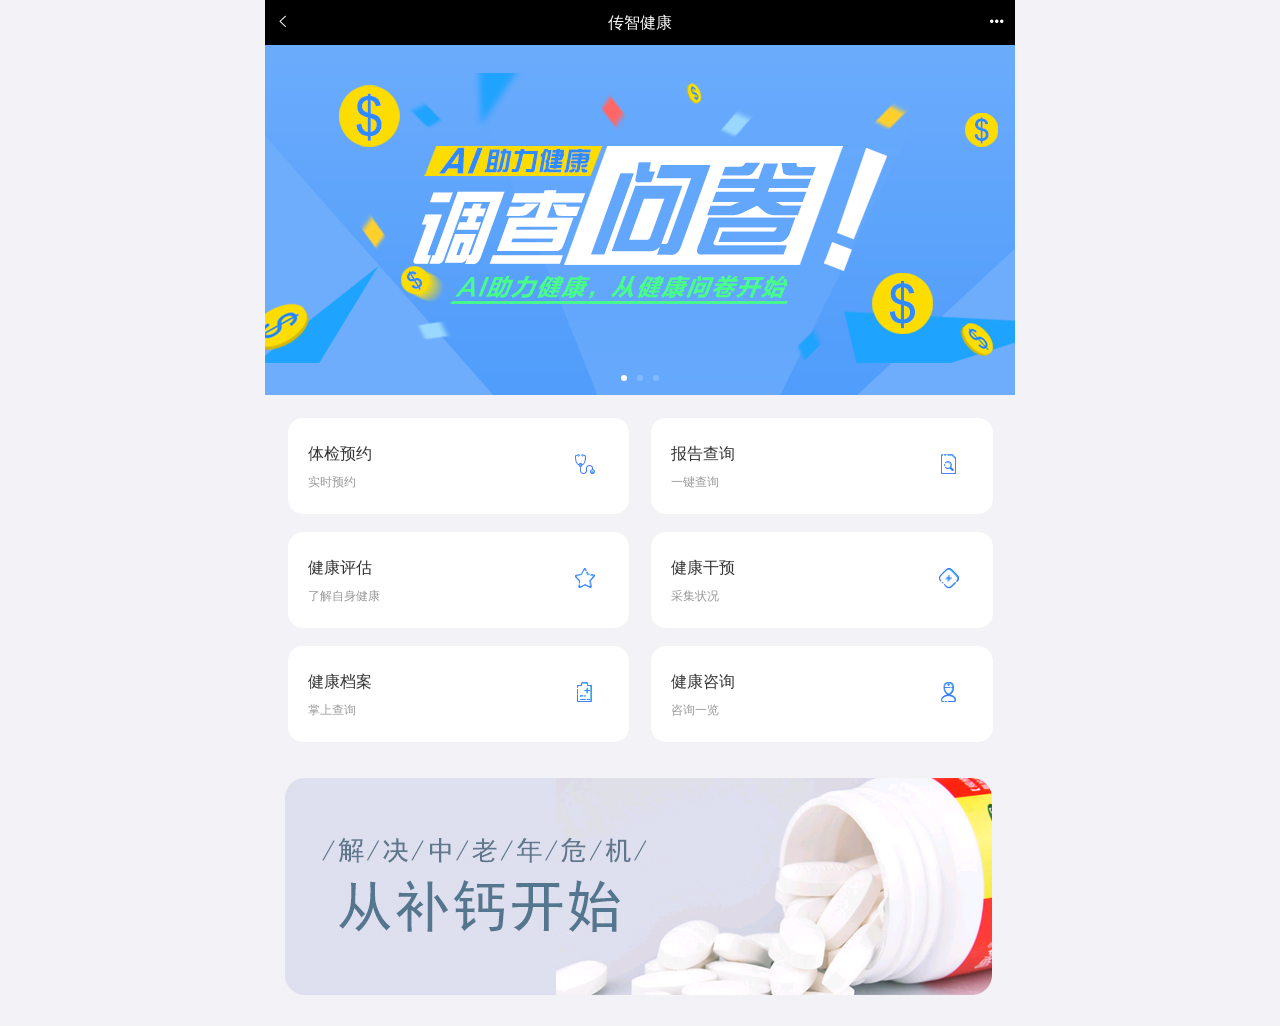
<file: health_mobile/src/main/webapp/pages/index.html>
<!DOCTYPE html>
<html lang="zh-CN">
    <head>
        <meta charset="utf-8">
        <meta http-equiv="X-UA-Compatible" content="IE=edge">
        <!-- 上述3个meta标签*必须*放在最前面，任何其他内容都*必须*跟随其后！ -->
        <meta name="viewport" content="width=device-width, initial-scale=1.0, maximum-scale=1.0, user-scalable=0,user-scalable=no,minimal-ui">
        <meta name="description" content="">
        <meta name="author" content="">
        <link rel="icon" href="../img/asset-favico.ico">
        <title>传智健康</title>
        <link rel="stylesheet" href="../css/page-health-index.css" />
        <link rel="stylesheet" href="../css/page-health-login.css" />
        <link rel="stylesheet" href="../plugins/elementui/index.css" />
        <script src="../plugins/jquery/dist/jquery.min.js"></script>
        <script src="../plugins/healthmobile.js"></script>
        <script src="../plugins/vue/vue.js"></script>
        <script src="../plugins/vue/axios-0.18.0.js"></script>
        <script src="../plugins/elementui/index.js"></script>
    </head>
    <body data-spy="scroll" data-target="#myNavbar" data-offset="150">
        <div class="app">
            <!-- 页面头部 -->
            <div class="top-header">
                <span class="f-left"><i class="icon-back" onclick="history.go(-1)"></i></span>
                <span class="center">传智健康</span>
                <span class="f-right"><i class="icon-more"></i></span>
            </div>
            <div class="carousel">
                <div class="banner-roll">
                    <div class="banner-item">
                        <div class="item" style="background-image: url(../img/widget-banner_01.png);"><img src="../img/widget-banner_01.png" alt=""></div>
                        <div class="item" style="background-image: url(../img/widget-banner_02.png);"><img src="../img/widget-banner_02.png" alt=""></div>
                        <div class="item" style="background-image: url(../img/widget-banner_03.png);"><img src="../img/widget-banner_03.png" alt=""></div>
                    </div>
                    <div class="indicators"></div>
                </div>
            </div>
            <!-- 页面内容 -->
            <div class="contentBox">
                <div class="list-column2">
                    <ul class="list">
                        <li class="type-item">
                            <a href="/pages/setmeal.html" class="link-page">
                                <div class="type-title">
                                    <h3>体检预约</h3>
                                    <p>实时预约</p>
                                </div>
                                <div class="type-icon">
                                    <i class="icon-zhen">
                                        <span class="path1"></span><span class="path2"></span>
                                    </i>
                                </div>
                            </a>
                        </li>
                        <li class="type-item">
                            <a href="/pages/checkrecord_list.html" class="link-page">
                                <div class="type-title">
                                    <h3>报告查询</h3>
                                    <p>一键查询</p>
                                </div>
                                <div class="type-icon">
                                    <i class="icon-search"><span class="path1"></span><span class="path2"></span><span class="path3"></span><span class="path4"></span></i>
                                </div>
                            </a>
                        </li>
                        <li class="type-item">
                            <a href="health-risk.html" class="link-page">
                                <div class="type-title">
                                    <h3>健康评估</h3>
                                    <p>了解自身健康</p>
                                </div>
                                <div class="type-icon">
                                    <i class="icon-star"><span class="path1"></span><span class="path2"></span></i>
                                </div>
                            </a>
                        </li>
                        <li class="type-item">
                            <a href="health-intervention.html" class="link-page">
                                <div class="type-title">
                                    <h3>健康干预</h3>
                                    <p>采集状况</p>
                                </div>
                                <div class="type-icon">
                                    <i class="icon-plus"><span class="path1"></span><span class="path2"></span></i>
                                </div>
                            </a>
                        </li>
                        <li class="type-item">
                            <a href="health-record.html" class="link-page">
                                <div class="type-title">
                                    <h3>健康档案</h3>
                                    <p>掌上查询</p>
                                </div>
                                <div class="type-icon">
                                    <i class="icon-record"><span class="path1"></span><span class="path2"></span><span class="path3"></span><span class="path4"></span><span class="path5"></span></i>
                                </div>
                            </a>
                        </li>
                        <li class="type-item">
                            <a href="health-information.html" class="link-page">
                                <div class="type-title">
                                    <h3>健康咨询</h3>
                                    <p>咨询一览</p>
                                </div>
                                <div class="type-icon">
                                    <i class="icon-person"><span class="path1"></span><span class="path2"></span></i>
                                </div>
                            </a>
                        </li>
                    </ul>
                </div>
                <div class="img-parent">
                    <img src="../img/asset-ad.png" width="100%" height="100%" />
                </div>
            </div>
        </div>
        <script>
            $(function() {
                var ht = $('.banner-item').find('img').eq(0).height()
                var tg = $('.banner-item .item');
                var num = 0;
                for (i = 0; i < tg.length; i++) {
                    $('.indicators').append('<span></span>');
                    $('.indicators').find('span').eq(num).addClass('active');
                }
                $(".banner-item,.banner-roll").css('height', ht)

                function roll() {
                    tg.eq(num).animate({
                        'opacity': '1',
                        'z-index': num
                    }, 2000).siblings().animate({
                        'opacity': '0',
                        'z-index': 0
                    }, 2000);
                    $('.indicators').find('span').eq(num).addClass('active').siblings().removeClass('active');
                    if (num >= tg.length - 1) {
                        num = 0;
                    } else {
                        num++;
                    }
                }
                $('.indicators').find('span').click(function() {
                    num = $(this).index();
                    roll();
                });
                var timer = setInterval(roll, 3000);
                $('.banner-item').mouseover(function() {
                    clearInterval(timer)
                });
                $('.banner-item').mouseout(function() {
                    timer = setInterval(roll, 3000)
                });
            })
            $(window).resize(function() {
                var ht = $('.banner-item').find('img').eq(0).height()
                $(".banner-item,.banner-roll").css('height', ht)
            });
        </script>
    </body>
</html>
</file>
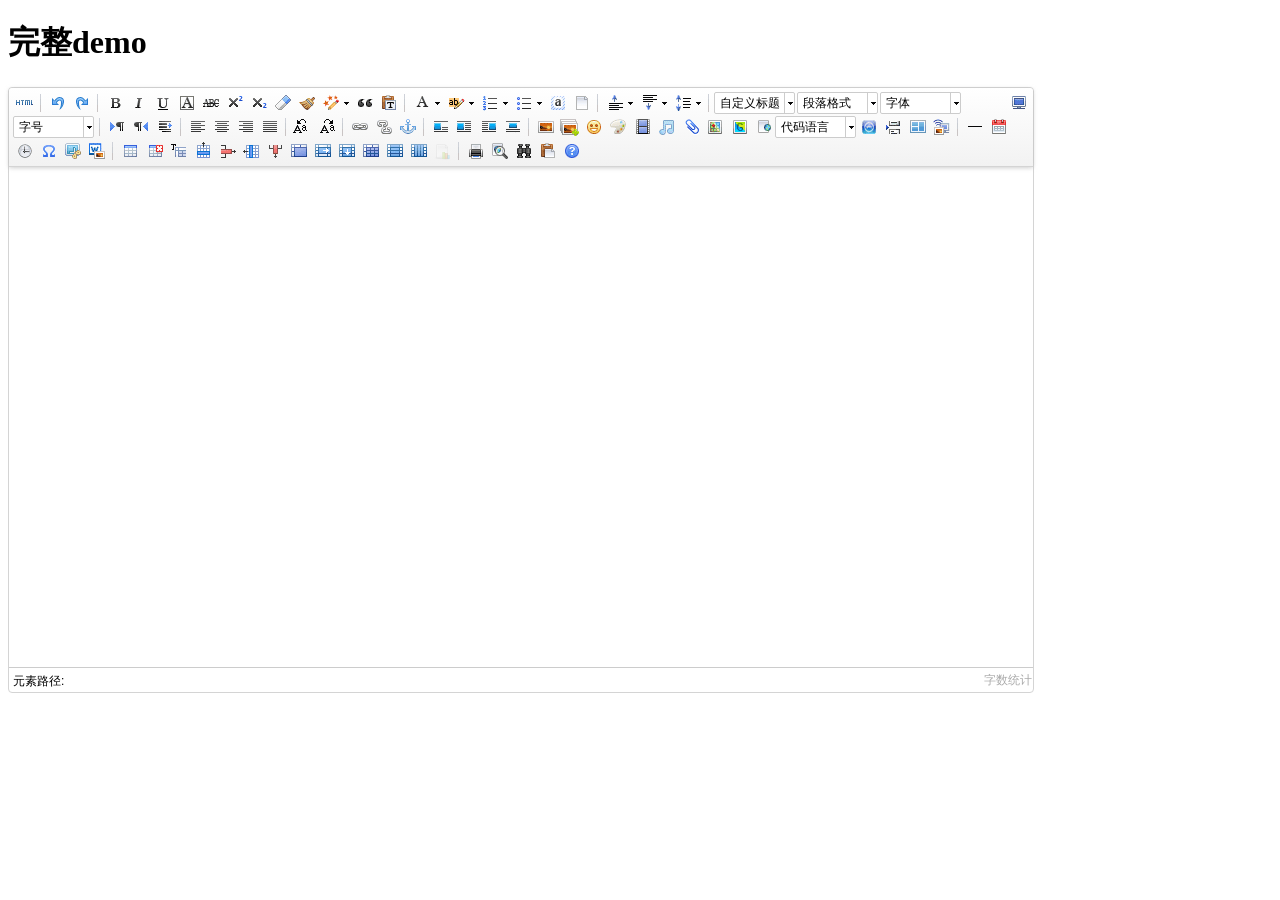
<file: health_mobile/src/main/webapp/plugins/uedter/index.html>
<!DOCTYPE HTML PUBLIC "-//W3C//DTD HTML 4.01 Transitional//EN"
        "http://www.w3.org/TR/html4/loose.dtd">
<html>
<head>
    <title>完整demo</title>
    <meta http-equiv="Content-Type" content="text/html;charset=utf-8"/>
    <script type="text/javascript" charset="utf-8" src="ueditor.config.js"></script>
    <script type="text/javascript" charset="utf-8" src="ueditor.all.min.js"> </script>
    <!--建议手动加在语言，避免在ie下有时因为加载语言失败导致编辑器加载失败-->
    <!--这里加载的语言文件会覆盖你在配置项目里添加的语言类型，比如你在配置项目里配置的是英文，这里加载的中文，那最后就是中文-->
    <script type="text/javascript" charset="utf-8" src="lang/zh-cn/zh-cn.js"></script>

    <style type="text/css">
        div{
            width:100%;
        }
    </style>
</head>
<body>
<div>
    <h1>完整demo</h1>
    <script id="editor" type="text/plain" style="width:1024px;height:500px;"></script>
</div>

<script type="text/javascript">

    //实例化编辑器
    //建议使用工厂方法getEditor创建和引用编辑器实例，如果在某个闭包下引用该编辑器，直接调用UE.getEditor('editor')就能拿到相关的实例
    var ue = UE.getEditor('editor');


    function isFocus(e){
        alert(UE.getEditor('editor').isFocus());
        UE.dom.domUtils.preventDefault(e)
    }
    function setblur(e){
        UE.getEditor('editor').blur();
        UE.dom.domUtils.preventDefault(e)
    }
    function insertHtml() {
        var value = prompt('插入html代码', '');
        UE.getEditor('editor').execCommand('insertHtml', value)
    }
    function createEditor() {
        enableBtn();
        UE.getEditor('editor');
    }
    function getAllHtml() {
        alert(UE.getEditor('editor').getAllHtml())
    }
    function getContent() {
        var arr = [];
        arr.push("使用editor.getContent()方法可以获得编辑器的内容");
        arr.push("内容为：");
        arr.push(UE.getEditor('editor').getContent());
        alert(arr.join("\n"));
    }
    function getPlainTxt() {
        var arr = [];
        arr.push("使用editor.getPlainTxt()方法可以获得编辑器的带格式的纯文本内容");
        arr.push("内容为：");
        arr.push(UE.getEditor('editor').getPlainTxt());
        alert(arr.join('\n'))
    }
    function setContent(isAppendTo) {
        var arr = [];
        arr.push("使用editor.setContent('欢迎使用ueditor')方法可以设置编辑器的内容");
        UE.getEditor('editor').setContent('欢迎使用ueditor', isAppendTo);
        alert(arr.join("\n"));
    }
    function setDisabled() {
        UE.getEditor('editor').setDisabled('fullscreen');
        disableBtn("enable");
    }

    function setEnabled() {
        UE.getEditor('editor').setEnabled();
        enableBtn();
    }

    function getText() {
        //当你点击按钮时编辑区域已经失去了焦点，如果直接用getText将不会得到内容，所以要在选回来，然后取得内容
        var range = UE.getEditor('editor').selection.getRange();
        range.select();
        var txt = UE.getEditor('editor').selection.getText();
        alert(txt)
    }

    function getContentTxt() {
        var arr = [];
        arr.push("使用editor.getContentTxt()方法可以获得编辑器的纯文本内容");
        arr.push("编辑器的纯文本内容为：");
        arr.push(UE.getEditor('editor').getContentTxt());
        alert(arr.join("\n"));
    }
    function hasContent() {
        var arr = [];
        arr.push("使用editor.hasContents()方法判断编辑器里是否有内容");
        arr.push("判断结果为：");
        arr.push(UE.getEditor('editor').hasContents());
        alert(arr.join("\n"));
    }
    function setFocus() {
        UE.getEditor('editor').focus();
    }
    function deleteEditor() {
        disableBtn();
        UE.getEditor('editor').destroy();
    }
    function disableBtn(str) {
        var div = document.getElementById('btns');
        var btns = UE.dom.domUtils.getElementsByTagName(div, "button");
        for (var i = 0, btn; btn = btns[i++];) {
            if (btn.id == str) {
                UE.dom.domUtils.removeAttributes(btn, ["disabled"]);
            } else {
                btn.setAttribute("disabled", "true");
            }
        }
    }
    function enableBtn() {
        var div = document.getElementById('btns');
        var btns = UE.dom.domUtils.getElementsByTagName(div, "button");
        for (var i = 0, btn; btn = btns[i++];) {
            UE.dom.domUtils.removeAttributes(btn, ["disabled"]);
        }
    }

    function getLocalData () {
        alert(UE.getEditor('editor').execCommand( "getlocaldata" ));
    }

    function clearLocalData () {
        UE.getEditor('editor').execCommand( "clearlocaldata" );
        alert("已清空草稿箱")
    }
</script>
</body>
</html>
</file>
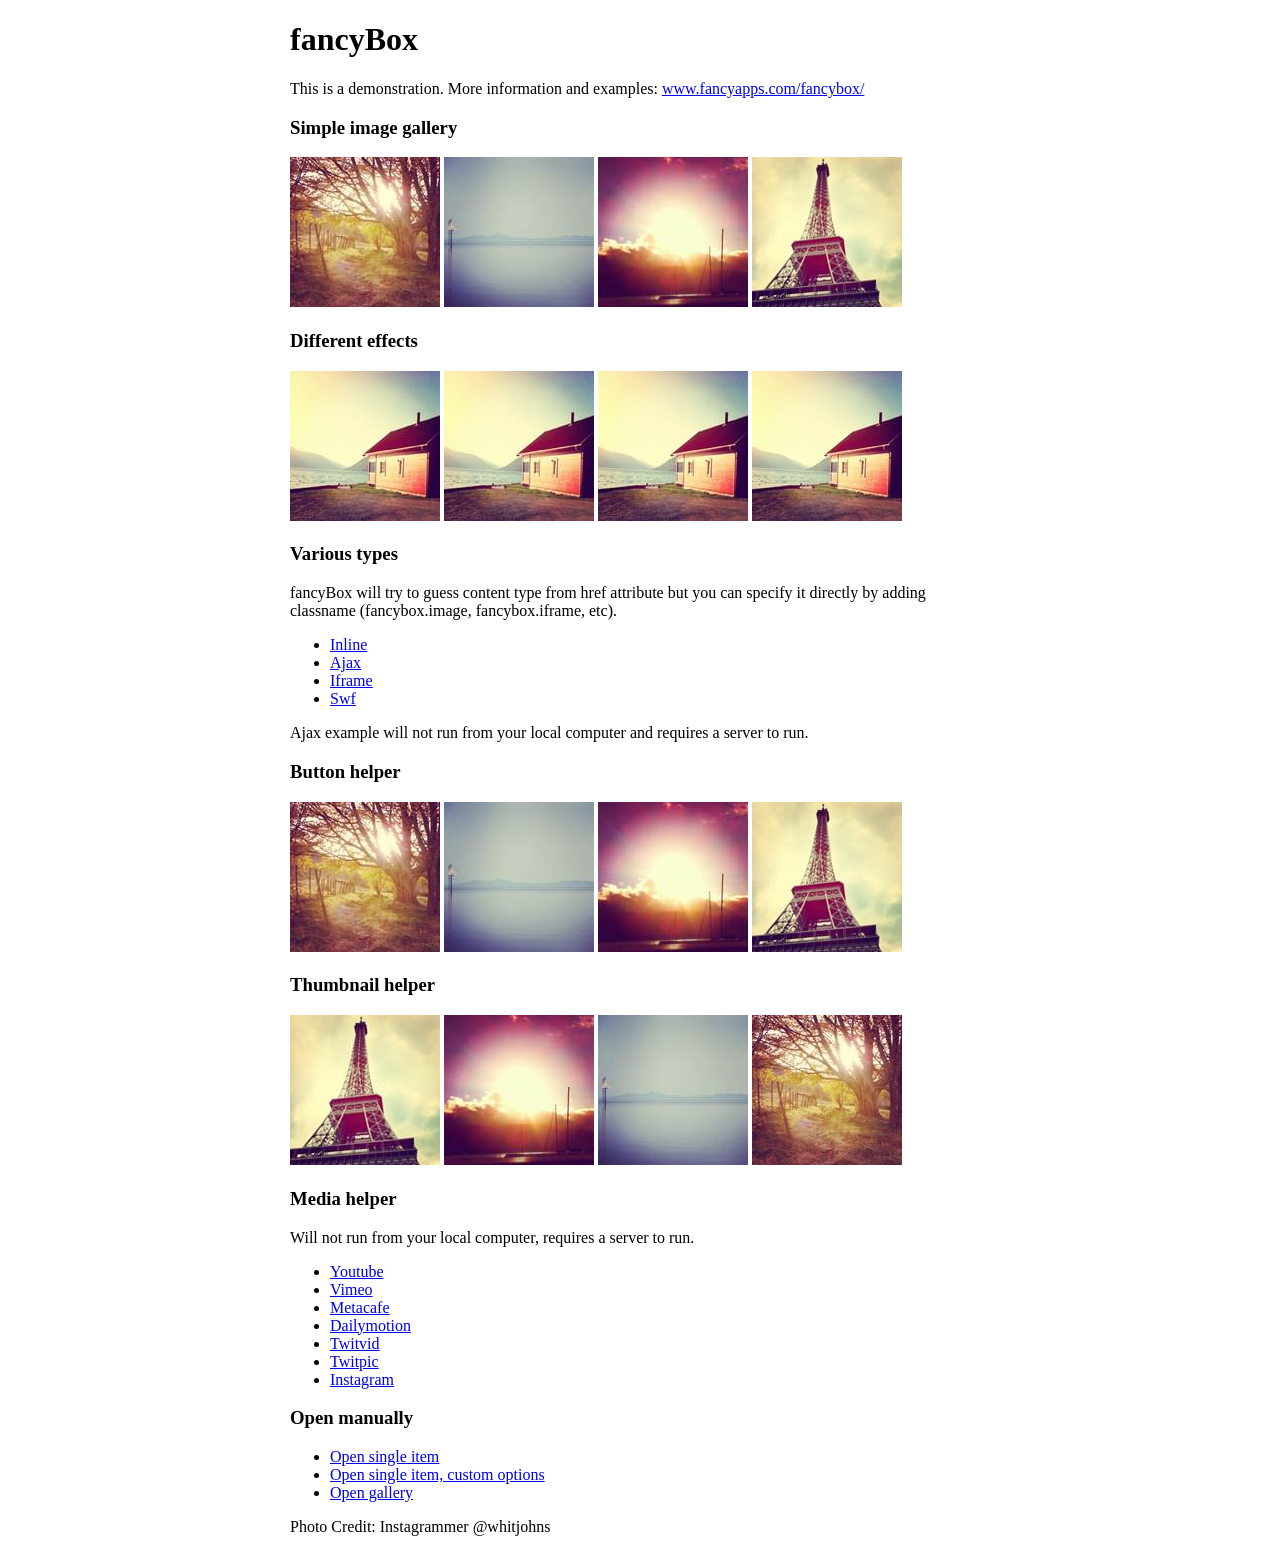
<file: health_mobile/src/main/webapp/plugins/fancybox/demo/index.html>
<!DOCTYPE html>
<html>
<head>
	<title>fancyBox - Fancy jQuery Lightbox Alternative | Demonstration</title>
	<meta http-equiv="Content-Type" content="text/html; charset=UTF-8" />

	<!-- Add jQuery library -->
	<script type="text/javascript" src="../lib/jquery-1.10.1.min.js"></script>

	<!-- Add mousewheel plugin (this is optional) -->
	<script type="text/javascript" src="../lib/jquery.mousewheel-3.0.6.pack.js"></script>

	<!-- Add fancyBox main JS and CSS files -->
	<script type="text/javascript" src="../source/jquery.fancybox.js?v=2.1.5"></script>
	<link rel="stylesheet" type="text/css" href="../source/jquery.fancybox.css?v=2.1.5" media="screen" />

	<!-- Add Button helper (this is optional) -->
	<link rel="stylesheet" type="text/css" href="../source/helpers/jquery.fancybox-buttons.css?v=1.0.5" />
	<script type="text/javascript" src="../source/helpers/jquery.fancybox-buttons.js?v=1.0.5"></script>

	<!-- Add Thumbnail helper (this is optional) -->
	<link rel="stylesheet" type="text/css" href="../source/helpers/jquery.fancybox-thumbs.css?v=1.0.7" />
	<script type="text/javascript" src="../source/helpers/jquery.fancybox-thumbs.js?v=1.0.7"></script>

	<!-- Add Media helper (this is optional) -->
	<script type="text/javascript" src="../source/helpers/jquery.fancybox-media.js?v=1.0.6"></script>

	<script type="text/javascript">
		$(document).ready(function() {
			/*
			 *  Simple image gallery. Uses default settings
			 */

			$('.fancybox').fancybox();

			/*
			 *  Different effects
			 */

			// Change title type, overlay closing speed
			$(".fancybox-effects-a").fancybox({
				helpers: {
					title : {
						type : 'outside'
					},
					overlay : {
						speedOut : 0
					}
				}
			});

			// Disable opening and closing animations, change title type
			$(".fancybox-effects-b").fancybox({
				openEffect  : 'none',
				closeEffect	: 'none',

				helpers : {
					title : {
						type : 'over'
					}
				}
			});

			// Set custom style, close if clicked, change title type and overlay color
			$(".fancybox-effects-c").fancybox({
				wrapCSS    : 'fancybox-custom',
				closeClick : true,

				openEffect : 'none',

				helpers : {
					title : {
						type : 'inside'
					},
					overlay : {
						css : {
							'background' : 'rgba(238,238,238,0.85)'
						}
					}
				}
			});

			// Remove padding, set opening and closing animations, close if clicked and disable overlay
			$(".fancybox-effects-d").fancybox({
				padding: 0,

				openEffect : 'elastic',
				openSpeed  : 150,

				closeEffect : 'elastic',
				closeSpeed  : 150,

				closeClick : true,

				helpers : {
					overlay : null
				}
			});

			/*
			 *  Button helper. Disable animations, hide close button, change title type and content
			 */

			$('.fancybox-buttons').fancybox({
				openEffect  : 'none',
				closeEffect : 'none',

				prevEffect : 'none',
				nextEffect : 'none',

				closeBtn  : false,

				helpers : {
					title : {
						type : 'inside'
					},
					buttons	: {}
				},

				afterLoad : function() {
					this.title = 'Image ' + (this.index + 1) + ' of ' + this.group.length + (this.title ? ' - ' + this.title : '');
				}
			});


			/*
			 *  Thumbnail helper. Disable animations, hide close button, arrows and slide to next gallery item if clicked
			 */

			$('.fancybox-thumbs').fancybox({
				prevEffect : 'none',
				nextEffect : 'none',

				closeBtn  : false,
				arrows    : false,
				nextClick : true,

				helpers : {
					thumbs : {
						width  : 50,
						height : 50
					}
				}
			});

			/*
			 *  Media helper. Group items, disable animations, hide arrows, enable media and button helpers.
			*/
			$('.fancybox-media')
				.attr('rel', 'media-gallery')
				.fancybox({
					openEffect : 'none',
					closeEffect : 'none',
					prevEffect : 'none',
					nextEffect : 'none',

					arrows : false,
					helpers : {
						media : {},
						buttons : {}
					}
				});

			/*
			 *  Open manually
			 */

			$("#fancybox-manual-a").click(function() {
				$.fancybox.open('1_b.jpg');
			});

			$("#fancybox-manual-b").click(function() {
				$.fancybox.open({
					href : 'iframe.html',
					type : 'iframe',
					padding : 5
				});
			});

			$("#fancybox-manual-c").click(function() {
				$.fancybox.open([
					{
						href : '1_b.jpg',
						title : 'My title'
					}, {
						href : '2_b.jpg',
						title : '2nd title'
					}, {
						href : '3_b.jpg'
					}
				], {
					helpers : {
						thumbs : {
							width: 75,
							height: 50
						}
					}
				});
			});


		});
	</script>
	<style type="text/css">
		.fancybox-custom .fancybox-skin {
			box-shadow: 0 0 50px #222;
		}

		body {
			max-width: 700px;
			margin: 0 auto;
		}
	</style>
</head>
<body>
	<h1>fancyBox</h1>

	<p>This is a demonstration. More information and examples: <a href="http://fancyapps.com/fancybox/">www.fancyapps.com/fancybox/</a></p>

	<h3>Simple image gallery</h3>
	<p>
		<a class="fancybox" href="1_b.jpg" data-fancybox-group="gallery" title="Lorem ipsum dolor sit amet"><img src="1_s.jpg" alt="" /></a>

		<a class="fancybox" href="2_b.jpg" data-fancybox-group="gallery" title="Etiam quis mi eu elit temp"><img src="2_s.jpg" alt="" /></a>

		<a class="fancybox" href="3_b.jpg" data-fancybox-group="gallery" title="Cras neque mi, semper leon"><img src="3_s.jpg" alt="" /></a>

		<a class="fancybox" href="4_b.jpg" data-fancybox-group="gallery" title="Sed vel sapien vel sem uno"><img src="4_s.jpg" alt="" /></a>
	</p>

	<h3>Different effects</h3>
	<p>
		<a class="fancybox-effects-a" href="5_b.jpg" title="Lorem ipsum dolor sit amet, consectetur adipiscing elit"><img src="5_s.jpg" alt="" /></a>

		<a class="fancybox-effects-b" href="5_b.jpg" title="Lorem ipsum dolor sit amet, consectetur adipiscing elit"><img src="5_s.jpg" alt="" /></a>

		<a class="fancybox-effects-c" href="5_b.jpg" title="Lorem ipsum dolor sit amet, consectetur adipiscing elit"><img src="5_s.jpg" alt="" /></a>

		<a class="fancybox-effects-d" href="5_b.jpg" title="Lorem ipsum dolor sit amet, consectetur adipiscing elit"><img src="5_s.jpg" alt="" /></a>
	</p>

	<h3>Various types</h3>
	<p>
		fancyBox will try to guess content type from href attribute but you can specify it directly by adding classname (fancybox.image, fancybox.iframe, etc).
	</p>
	<ul>
		<li><a class="fancybox" href="#inline1" title="Lorem ipsum dolor sit amet">Inline</a></li>
		<li><a class="fancybox fancybox.ajax" href="ajax.txt">Ajax</a></li>
		<li><a class="fancybox fancybox.iframe" href="iframe.html">Iframe</a></li>
		<li><a class="fancybox" href="http://www.adobe.com/jp/events/cs3_web_edition_tour/swfs/perform.swf">Swf</a></li>
	</ul>

	<div id="inline1" style="width:400px;display: none;">
		<h3>Etiam quis mi eu elit</h3>
		<p>
			Lorem ipsum dolor sit amet, consectetur adipiscing elit. Etiam quis mi eu elit tempor facilisis id et neque. Nulla sit amet sem sapien. Vestibulum imperdiet porta ante ac ornare. Nulla et lorem eu nibh adipiscing ultricies nec at lacus. Cras laoreet ultricies sem, at blandit mi eleifend aliquam. Nunc enim ipsum, vehicula non pretium varius, cursus ac tortor. Vivamus fringilla congue laoreet. Quisque ultrices sodales orci, quis rhoncus justo auctor in. Phasellus dui eros, bibendum eu feugiat ornare, faucibus eu mi. Nunc aliquet tempus sem, id aliquam diam varius ac. Maecenas nisl nunc, molestie vitae eleifend vel, iaculis sed magna. Aenean tempus lacus vitae orci posuere porttitor eget non felis. Donec lectus elit, aliquam nec eleifend sit amet, vestibulum sed nunc.
		</p>
	</div>

	<p>
		Ajax example will not run from your local computer and requires a server to run.
	</p>

	<h3>Button helper</h3>
	<p>
		<a class="fancybox-buttons" data-fancybox-group="button" href="1_b.jpg"><img src="1_s.jpg" alt="" /></a>

		<a class="fancybox-buttons" data-fancybox-group="button" href="2_b.jpg"><img src="2_s.jpg" alt="" /></a>

		<a class="fancybox-buttons" data-fancybox-group="button" href="3_b.jpg"><img src="3_s.jpg" alt="" /></a>

		<a class="fancybox-buttons" data-fancybox-group="button" href="4_b.jpg"><img src="4_s.jpg" alt="" /></a>
	</p>

	<h3>Thumbnail helper</h3>
	<p>
		<a class="fancybox-thumbs" data-fancybox-group="thumb" href="4_b.jpg"><img src="4_s.jpg" alt="" /></a>

		<a class="fancybox-thumbs" data-fancybox-group="thumb" href="3_b.jpg"><img src="3_s.jpg" alt="" /></a>

		<a class="fancybox-thumbs" data-fancybox-group="thumb" href="2_b.jpg"><img src="2_s.jpg" alt="" /></a>

		<a class="fancybox-thumbs" data-fancybox-group="thumb" href="1_b.jpg"><img src="1_s.jpg" alt="" /></a>
	</p>

	<h3>Media helper</h3>
	<p>
		Will not run from your local computer, requires a server to run.
	</p>

	<ul>
		<li><a class="fancybox-media" href="http://www.youtube.com/watch?v=opj24KnzrWo">Youtube</a></li>
		<li><a class="fancybox-media" href="http://vimeo.com/47480346">Vimeo</a></li>
		<li><a class="fancybox-media" href="http://www.metacafe.com/watch/7635964/">Metacafe</a></li>
		<li><a class="fancybox-media" href="http://www.dailymotion.com/video/xoeylt_electric-guest-this-head-i-hold_music">Dailymotion</a></li>
		<li><a class="fancybox-media" href="http://twitvid.com/QY7MD">Twitvid</a></li>
		<li><a class="fancybox-media" href="http://twitpic.com/7p93st">Twitpic</a></li>
		<li><a class="fancybox-media" href="http://instagr.am/p/IejkuUGxQn">Instagram</a></li>
	</ul>

	<h3>Open manually</h3>
	<ul>
		<li><a id="fancybox-manual-a" href="javascript:;">Open single item</a></li>
		<li><a id="fancybox-manual-b" href="javascript:;">Open single item, custom options</a></li>
		<li><a id="fancybox-manual-c" href="javascript:;">Open gallery</a></li>
	</ul>

	<p>
		Photo Credit: Instagrammer @whitjohns
	</p>
</body>
</html>
</file>
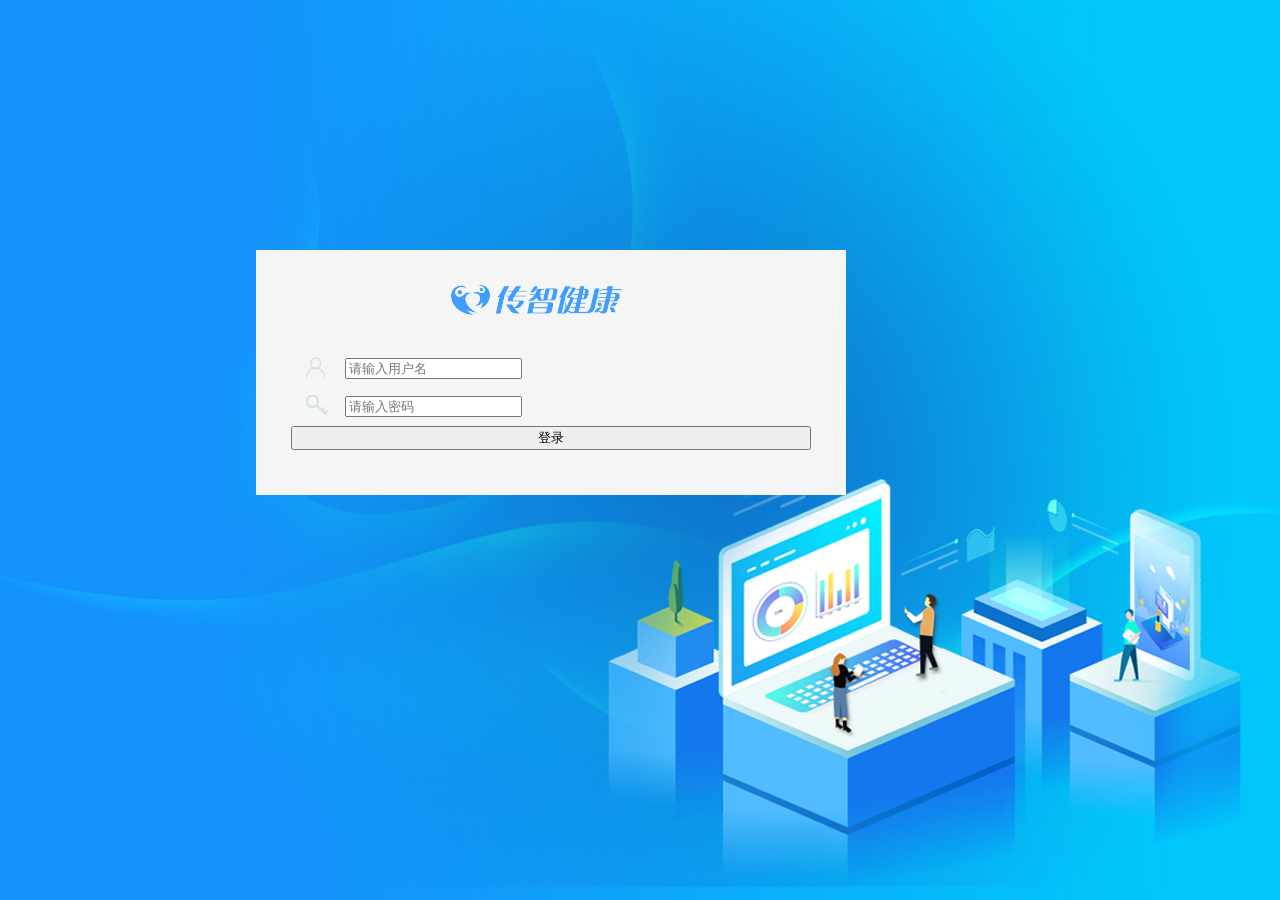
<file: health_backend/src/main/webapp/login.html>
<!DOCTYPE html>
<html>
    <head>
        <!-- 页面meta -->
        <meta charset="utf-8">
        <meta http-equiv="X-UA-Compatible" content="IE=edge">
        <title>传智健康</title>
        <meta name="description" content="传智健康">
        <meta name="keywords" content="传智健康">
        <meta content="width=device-width,initial-scale=1,maximum-scale=1,user-scalable=no" name="viewport">
        <!-- 引入样式 -->
        <link rel="stylesheet" href="plugins/elementui/index.css">
        <link rel="stylesheet" href="css/login.css">
    </head>
    <body class="hold-transition skin-purple sidebar-mini">
        <div id="app">
            <div class="login-container">
                <div class="loginBox">
                  <form method="post" class="login-form" action="/login.do" label-position="left">
                      <div class="title-container">
                        <div class="logoInfo clearfix">
                          <em class="logo"></em>
                        </div>
                      </div>
                      <div>
                        <span class="svg-container svg-container_login">
                          <span class="user"></span>
                        </span>
                        <input type="text" name="username" placeholder="请输入用户名" />
                      </div>
                      <div>
                        <span class="svg-container">
                          <span class="username"></span>
                        </span>
                        <input type="password" name="password" placeholder="请输入密码"/>
                      </div>
                      <input type="submit" style="width:100%;margin-bottom:30px;" value="登录"></input>
                </form>
                </div>
              </div>
        </div>
    </body>
    <!-- 引入组件库 -->
    <script src="js/vue.js"></script>
    <script src="plugins/elementui/index.js"></script>
</html>
</file>
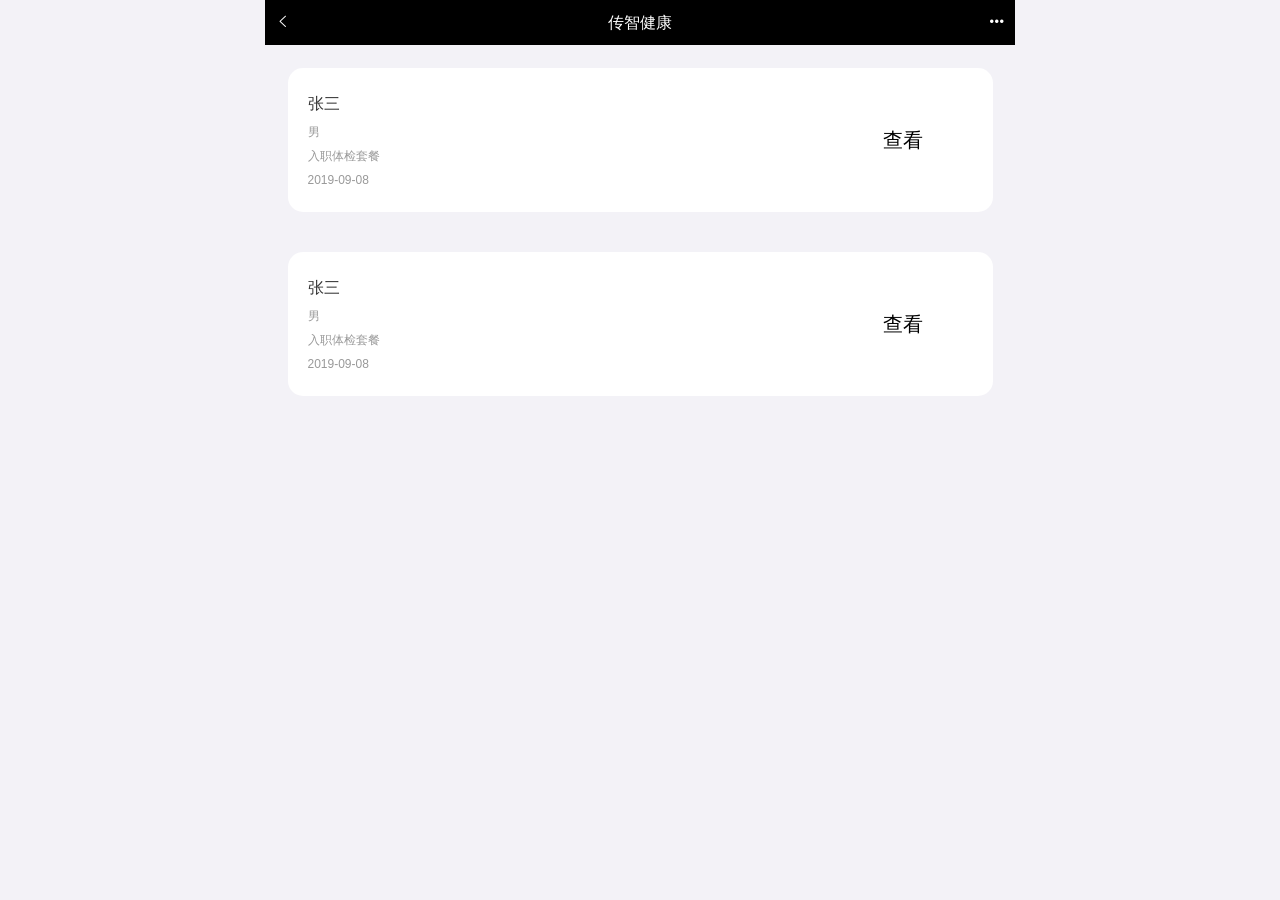
<file: health_mobile/src/main/webapp/pages/checkrecord_list.html>
<!DOCTYPE html>
<html lang="zh-CN">
    <head>
        <meta charset="utf-8">
        <meta http-equiv="X-UA-Compatible" content="IE=edge">
        <!-- 上述3个meta标签*必须*放在最前面，任何其他内容都*必须*跟随其后！ -->
        <meta name="viewport" content="width=device-width, initial-scale=1.0, maximum-scale=1.0, user-scalable=0,user-scalable=no,minimal-ui">
        <meta name="description" content="">
        <meta name="author" content="">
        <link rel="icon" href="../img/asset-favico.ico">
        <title>传智健康</title>
        <link rel="stylesheet" href="../css/page-health-index.css" />
        <link rel="stylesheet" href="../css/page-health-login.css" />
        <link rel="stylesheet" href="../plugins/elementui/index.css" />
        <script src="../plugins/jquery/dist/jquery.min.js"></script>
        <script src="../plugins/healthmobile.js"></script>
        <script src="../plugins/vue/vue.js"></script>
        <script src="../plugins/vue/axios-0.18.0.js"></script>
        <script src="../plugins/elementui/index.js"></script>
    </head>
    <body data-spy="scroll" data-target="#myNavbar" data-offset="150">
        <div class="app">
            <!-- 页面头部 -->
            <div class="top-header">
                <span class="f-left"><i class="icon-back" onclick="history.go(-1)"></i></span>
                <span class="center">传智健康</span>
                <span class="f-right"><i class="icon-more"></i></span>
            </div>
            <!-- 页面内容 -->
            <div class="contentBox">
                <div class="list-column2">
                    <ul class="list">
                        <li class="type-item" style="width: 100%">
                            <a class="link-page">
                                <div class="type-title">
                                    <h3>张三</h3>
                                    <p>男</p>
                                    <p>入职体检套餐</p>
                                    <p>2019-09-08</p>
                                </div>
                                <div class="type-icon">
                                    查看
                                </div>
                            </a>
                        </li>
                    </ul>
                    <ul class="list">
                        <li class="type-item" style="width: 100%">
                            <a class="link-page">
                                <div class="type-title">
                                    <h3>张三</h3>
                                    <p>男</p>
                                    <p>入职体检套餐</p>
                                    <p>2019-09-08</p>
                                </div>
                                <div class="type-icon">
                                    查看
                                </div>
                            </a>
                        </li>
                    </ul>
                </div>
            </div>
        </div>
    </body>
</html>
</file>
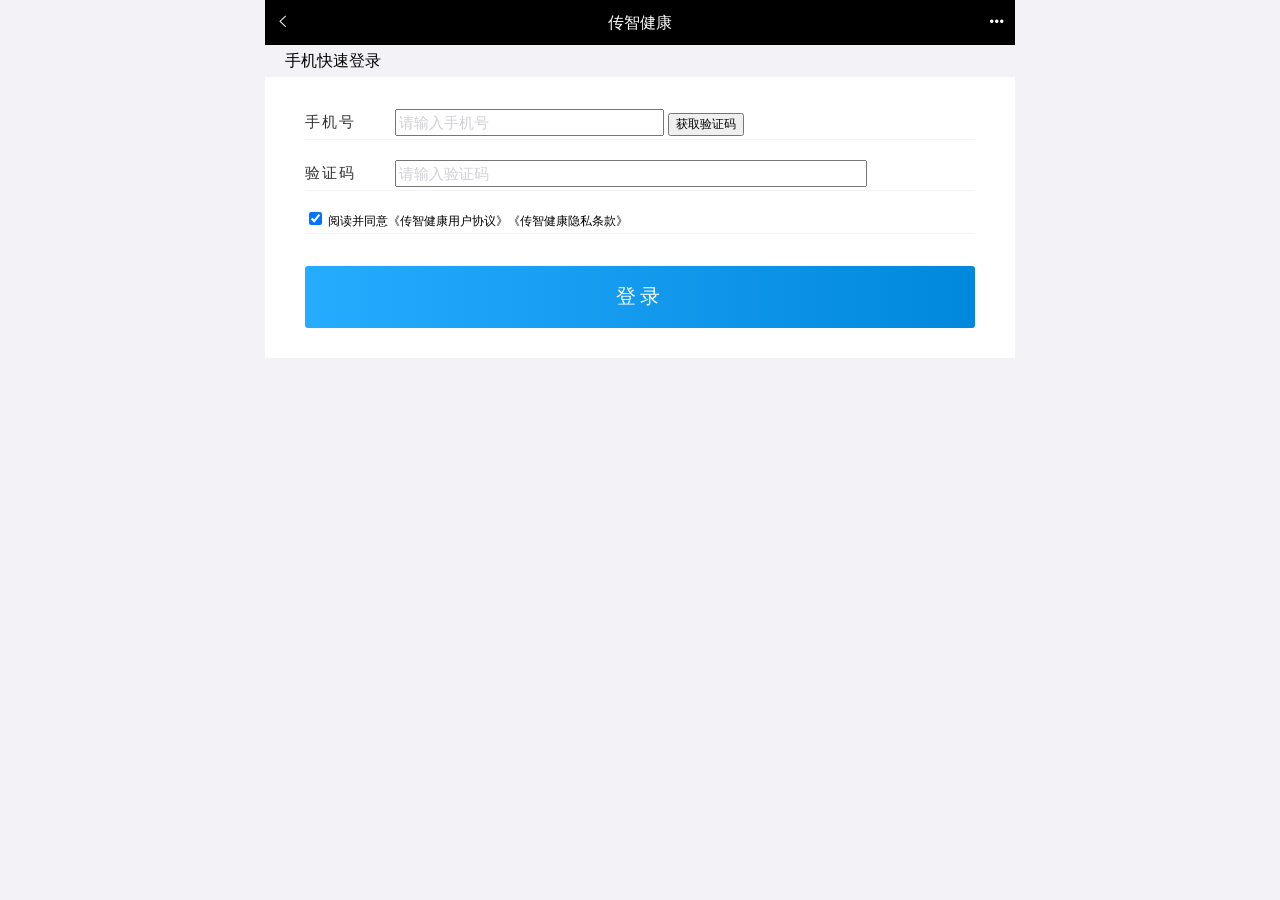
<file: health_mobile/src/main/webapp/pages/login.html>
<!DOCTYPE html>
<html lang="zh-CN">
    <head>
        <meta charset="utf-8">
        <meta http-equiv="X-UA-Compatible" content="IE=edge">
        <!-- 上述3个meta标签*必须*放在最前面，任何其他内容都*必须*跟随其后！ -->
        <meta name="viewport" content="width=device-width, initial-scale=1.0, maximum-scale=1.0, user-scalable=0,user-scalable=no,minimal-ui">
        <meta name="description" content="">
        <meta name="author" content="">
        <link rel="icon" href="../img/asset-favico.ico">
        <title>登录</title>
        <link rel="stylesheet" href="../css/page-health-login.css" />
        <link rel="stylesheet" href="../plugins/elementui/index.css" />
        <script src="../plugins/jquery/dist/jquery.min.js"></script>
        <script src="../plugins/healthmobile.js"></script>
        <script src="../plugins/vue/vue.js"></script>
        <script src="../plugins/vue/axios-0.18.0.js"></script>
        <script src="../plugins/elementui/index.js"></script>
    </head>
    <body data-spy="scroll" data-target="#myNavbar" data-offset="150">
    <div class="app" id="app">
        <!-- 页面头部 -->
        <div class="top-header">
            <span class="f-left"><i class="icon-back"></i></span>
            <span class="center">传智健康</span>
            <span class="f-right"><i class="icon-more"></i></span>
        </div>
        <div style="margin-left: 20px">手机快速登录</div>
        <!-- 页面内容 -->
        <div class="contentBox">
            <div class="login">
                <form id='login-form'>
                    <div class="input-row">
                        <label>手机号</label>
                        <div class="loginInput">
                            <input v-model="loginInfo.telephone" id='account' type="text" placeholder="请输入手机号">
                            <input id="validateCodeButton" @click="sendValidateCode()" type="button" style="font-size: 12px" value="获取验证码">
                        </div>
                    </div>
                    <div class="input-row">
                        <label>验证码</label>
                        <div class="loginInput">
                            <input v-model="loginInfo.validateCode" style="width:80%" id='password' type="password" placeholder="请输入验证码">
                        </div>
                    </div>
                    <div class="input-row" style="font-size: 12px">
                        <input type="checkbox" checked>
                        阅读并同意《传智健康用户协议》《传智健康隐私条款》
                    </div>
                    <div class="btn yes-btn"><a @click="login()" href="#">登录</a></div>
                </form>
            </div>
        </div>
    </div>
    </body>
    <script>
        var vue = new Vue({
            el:'#app',
            data:{
                loginInfo:{}//登录信息
            },
            methods:{
                //发送验证码
                sendValidateCode(){
                    var telephone = this.loginInfo.telephone;
                    if (!checkTelephone(telephone)) {
                        this.$message.error('请输入正确的手机号');
                        return false;
                    }
                    validateCodeButton = $("#validateCodeButton")[0];
                    clock = window.setInterval(doLoop, 1000); //一秒执行一次
                    axios.post("/validateCode/send4Login.do?telephone=" + telephone).then((response) => {
                        if(!response.data.flag){
                            //验证码发送失败
                            this.$message.error('验证码发送失败，请检查手机号输入是否正确');
                        }
                    });
                },
                //登录
                login(){
                    var telephone = this.loginInfo.telephone;
                    if (!checkTelephone(telephone)) {
                        this.$message.error('请输入正确的手机号');
                        return false;
                    }
                    axios.post("/login/check.do",this.loginInfo).then((response) => {
                        if(response.data.flag){
                            //登录成功,跳转到index.html
                            window.location.href="index.html";
                        }else{
                            //失败，提示失败信息
                            this.$message.error(response.data.message);
                        }
                    });
                }
            }
        });
    </script>
</html>
</file>
<file: health_mobile/src/main/webapp/css/page-health-index.css>
/*
 * colors variables
 */
/*
 * colors variables
 */
html, body {
  min-height: 100%;
  height: 100%;
  background: #f3f2f7;
  line-height: 2;
  font-family: Helvetica;
}

html, body, h1, h2, h3, h4, h5, h6, p, ul, li {
  margin: 0;
  padding: 0;
}

ul, li {
  list-style: none;
}

h1, h2, h3, h4, h5, h6 {
  font-weight: normal;
}

h3 {
  font-size: 16px;
}

h4 {
  font-size: 14px;
}

p {
  font-size: 12px;
}

em, i {
  font-style: normal;
}

ul {
  list-style: none;
}

a {
  text-decoration: none;
}

a:hover {
  -webkit-tap-highlight-color: transparent;
}

.link-page {
  display: block;
}

img {
  width: 100%;
}

.f-left {
  float: left;
}

.f-right {
  float: right;
}

.center {
  text-align: center;
}

.img-parent {
  overflow: hidden;
}

:focus {
  outline: none;
}

input::-webkit-input-placeholder {
  /* WebKit browsers */
  color: #d1d1d6;
}

input:-moz-placeholder {
  /* Mozilla Firefox 4 to 18 */
  color: #d1d1d6;
}

input::-moz-placeholder {
  /* Mozilla Firefox 19+ */
  color: #d1d1d6;
}

input::-ms-input-placeholder {
  /* Internet Explorer 10+ */
  color: #d1d1d6;
}

@font-face {
  font-family: 'health-icon';
  src: url("../fonts/health-icon.eot?l7yt0w");
  src: url("fonts/health-icon.eot?l7yt0w#iefix") format("embedded-opentype"), url("../fonts/health-icon.ttf?l7yt0w") format("truetype"), url("../fonts/health-icon.woff?l7yt0w") format("woff"), url("../fonts/health-icon.svg?l7yt0w") format("svg");
  font-weight: normal;
  font-style: normal;
}

i {
  /* use !important to prevent issues with browser extensions that change fonts */
  font-family: 'health-icon' !important;
  speak: none;
  font-style: normal;
  font-weight: normal;
  font-variant: normal;
  text-transform: none;
  line-height: 1;
  /* Better Font Rendering =========== */
  -webkit-font-smoothing: antialiased;
  -moz-osx-font-smoothing: grayscale;
}

.icon-left-arrow:before {
  content: "\e940";
  color: #515151;
}

.icon-rit-arrow2:before {
  content: "\e941";
  color: #515151;
}

.icon-case .path1:before {
  content: "\e91a";
  color: #48bcf5;
}

.icon-case .path2:before {
  content: "\e91b";
  margin-left: -1em;
  color: #48bcf5;
}

.icon-case .path3:before {
  content: "\e91c";
  margin-left: -1em;
  color: #48bcf5;
}

.icon-case .path4:before {
  content: "\e91d";
  margin-left: -1em;
  color: #48bcf5;
}

.icon-case .path5:before {
  content: "\e91e";
  margin-left: -1em;
  color: #48bcf5;
}

.icon-case .path6:before {
  content: "\e91f";
  margin-left: -1em;
  color: #48bcf5;
}

.icon-case .path7:before {
  content: "\e920";
  margin-left: -1em;
  color: #407afd;
}

.icon-case .path8:before {
  content: "\e921";
  margin-left: -1em;
  color: #407afd;
}

.icon-case .path9:before {
  content: "\e922";
  margin-left: -1em;
  color: #407afd;
}

.icon-case .path10:before {
  content: "\e923";
  margin-left: -1em;
  color: #407afd;
}

.icon-case .path11:before {
  content: "\e924";
  margin-left: -1em;
  color: #407afd;
}

.icon-case .path12:before {
  content: "\e925";
  margin-left: -1em;
  color: #407afd;
}

.icon-allergy .path1:before {
  content: "\e926";
  color: #48bcf5;
}

.icon-allergy .path2:before {
  content: "\e927";
  margin-left: -1em;
  color: #48bcf5;
}

.icon-allergy .path3:before {
  content: "\e928";
  margin-left: -1em;
  color: #48bcf5;
}

.icon-allergy .path4:before {
  content: "\e929";
  margin-left: -1em;
  color: #48bcf5;
}

.icon-allergy .path5:before {
  content: "\e92a";
  margin-left: -1em;
  color: #48bcf5;
}

.icon-allergy .path6:before {
  content: "\e92b";
  margin-left: -1em;
  color: #407afd;
}

.icon-allergy .path7:before {
  content: "\e92c";
  margin-left: -1em;
  color: #407afd;
}

.icon-allergy .path8:before {
  content: "\e92d";
  margin-left: -1em;
  color: #407afd;
}

.icon-allergy .path9:before {
  content: "\e92e";
  margin-left: -1em;
  color: #407afd;
}

.icon-allergy .path10:before {
  content: "\e92f";
  margin-left: -1em;
  color: #407afd;
}

.icon-allergy .path11:before {
  content: "\e930";
  margin-left: -1em;
  color: #48bcf5;
}

.icon-allergy .path12:before {
  content: "\e931";
  margin-left: -1em;
  color: #407afd;
}

.icon-allergy .path13:before {
  content: "\e932";
  margin-left: -1em;
  color: #48bcf5;
}

.icon-allergy .path14:before {
  content: "\e933";
  margin-left: -1em;
  color: #407afd;
}

.icon-baseinfo .path1:before {
  content: "\e934";
  color: #48bcf5;
}

.icon-baseinfo .path2:before {
  content: "\e935";
  margin-left: -1em;
  color: #407afd;
}

.icon-family .path1:before {
  content: "\e936";
  color: #48bcf5;
}

.icon-family .path2:before {
  content: "\e937";
  margin-left: -1em;
  color: #48bcf5;
}

.icon-family .path3:before {
  content: "\e938";
  margin-left: -1em;
  color: #407afd;
}

.icon-family .path4:before {
  content: "\e939";
  margin-left: -1em;
  color: #407afd;
}

.icon-family .path5:before {
  content: "\e93a";
  margin-left: -1em;
  color: #48bcf5;
}

.icon-family .path6:before {
  content: "\e93b";
  margin-left: -1em;
  color: #48bcf5;
}

.icon-family .path7:before {
  content: "\e93c";
  margin-left: -1em;
  color: #48bcf5;
}

.icon-family .path8:before {
  content: "\e93d";
  margin-left: -1em;
  color: #407afd;
}

.icon-family .path9:before {
  content: "\e93e";
  margin-left: -1em;
  color: #407afd;
}

.icon-family .path10:before {
  content: "\e93f";
  margin-left: -1em;
  color: #407afd;
}

.icon-rit-arrow:before {
  content: "\e919";
}

.icon-back:before {
  content: "\e900";
  color: #fff;
}

.icon-more:before {
  content: "\e901";
  color: #fff;
}

.icon-zhen .path1:before {
  content: "\e902";
  color: #48bcf5;
}

.icon-zhen .path2:before {
  content: "\e904";
  margin-left: -1em;
  color: #4076fe;
}

.icon-search .path1:before {
  content: "\e903";
  color: #48bcf5;
}

.icon-search .path2:before {
  content: "\e905";
  margin-left: -1em;
  color: #4076fe;
}

.icon-search .path3:before {
  content: "\e917";
  margin-left: -1em;
  color: #48bcf5;
}

.icon-search .path4:before {
  content: "\e918";
  margin-left: -1em;
  color: #4076fe;
}

.icon-record .path1:before {
  content: "\e906";
  color: #48bcf5;
}

.icon-record .path2:before {
  content: "\e907";
  margin-left: -1em;
  color: #4076fe;
}

.icon-record .path3:before {
  content: "\e908";
  margin-left: -1em;
  color: #48bcf5;
}

.icon-record .path4:before {
  content: "\e909";
  margin-left: -1em;
  color: #48bcf5;
}

.icon-record .path5:before {
  content: "\e90a";
  margin-left: -1em;
  color: #4076fe;
}

.icon-star .path1:before {
  content: "\e90b";
  color: #48bcf5;
}

.icon-star .path2:before {
  content: "\e90c";
  margin-left: -1em;
  color: #4076fe;
}

.icon-plus .path1:before {
  content: "\e90d";
  color: #48bcf5;
}

.icon-plus .path2:before {
  content: "\e90e";
  margin-left: -1em;
  color: #4076fd;
}

.icon-person .path1:before {
  content: "\e90f";
  color: #48bcf5;
}

.icon-person .path2:before {
  content: "\e910";
  margin-left: -1em;
  color: #4076fe;
}

.icon-date:before {
  content: "\e911";
  color: #4b88fc;
}

.icon-data:before {
  content: "\e912";
  color: #fff;
}

.icon-ask-cur:before {
  content: "\e913";
  color: #fff;
}

.icon-ask-circle .path1:before {
  content: "\e914";
  color: #48bcf5;
}

.icon-ask-circle .path2:before {
  content: "\e915";
  margin-left: -1em;
  color: #4076fe;
}

.icon-tizhi:before {
  content: "\e916";
  color: #fff;
}

.app {
  max-width: 750px;
  margin: 0 auto;
}

/*
 * colors variables
 */
.top-header {
  background-color: #000;
  color: #fff;
  text-align: center;
  height: 45px;
  line-height: 45px;
  font-size: 16px;
  padding: 0 10px;
}

/*
 * colors variables
 */
.carousel {
  width: 100%;
  max-width: 750px;
  position: relative;
}

.carousel .banner-roll {
  width: 100%;
  height: 100%;
  position: relative;
}

.carousel .banner-roll .indicators {
  position: relative;
  display: inline-block;
  z-index: 51;
  left: 50%;
  transform: translateX(-50%);
  bottom: 30px;
}

.carousel .banner-roll .indicators span {
  display: inline-block;
  width: 6px;
  height: 6px;
  margin: 5px;
  background: rgba(255, 255, 255, 0.2);
  border-radius: 50%;
}

.carousel .banner-roll .indicators span.active {
  background: #fff;
}

.carousel .banner-roll .banner-item {
  overflow: hidden;
  position: relative;
  height: 100%;
}

.carousel .banner-roll .banner-item .item {
  position: absolute;
  background: top center no-repeat;
  background-size: contain;
  width: 100%;
  top: 0px;
  left: 50%;
  transform: translateX(-50%);
}

/*
 * colors variables
 */
.list-column2 ul {
  display: flex;
  flex-wrap: wrap;
  padding: 3% 0 0 3%;
}

.list-column2 ul li {
  width: 47%;
  background-color: #fff;
  border-radius: 15px;
  position: relative;
  margin-right: 3%;
  margin-bottom: 18px;
}

.list-column2 ul li:nth-child(2n) {
  margin-right: 0;
}

.list-column2 ul li a {
  padding: 20px;
  position: relative;
}

.list-column2 ul li a h3 {
  color: #333;
}

.list-column2 ul li a p {
  color: #999;
}

.list-column2 ul li a .type-icon {
  position: absolute;
  top: 50%;
  right: 10%;
  transform: translateY(-50%);
  font-size: 20px;
}
</file>
<file: health_mobile/src/main/webapp/css/page-health-login.css>
/*
 * colors variables
 */
/*
 * colors variables
 */
html, body {
  min-height: 100%;
  height: 100%;
  background: #f3f2f7;
  line-height: 2;
  font-family: Helvetica;
}

html, body, h1, h2, h3, h4, h5, h6, p, ul, li {
  margin: 0;
  padding: 0;
}

ul, li {
  list-style: none;
}

h1, h2, h3, h4, h5, h6 {
  font-weight: normal;
}

h3 {
  font-size: 16px;
}

h4 {
  font-size: 14px;
}

p {
  font-size: 12px;
}

em, i {
  font-style: normal;
}

ul {
  list-style: none;
}

a {
  text-decoration: none;
}

a:hover {
  -webkit-tap-highlight-color: transparent;
}

.link-page {
  display: block;
}

img {
  width: 100%;
}

.f-left {
  float: left;
}

.f-right {
  float: right;
}

.center {
  text-align: center;
}

.img-parent {
  overflow: hidden;
}

:focus {
  outline: none;
}

input::-webkit-input-placeholder {
  /* WebKit browsers */
  color: #d1d1d6;
}

input:-moz-placeholder {
  /* Mozilla Firefox 4 to 18 */
  color: #d1d1d6;
}

input::-moz-placeholder {
  /* Mozilla Firefox 19+ */
  color: #d1d1d6;
}

input::-ms-input-placeholder {
  /* Internet Explorer 10+ */
  color: #d1d1d6;
}

@font-face {
  font-family: 'health-icon';
  src: url("../fonts/health-icon.eot?l7yt0w");
  src: url("fonts/health-icon.eot?l7yt0w#iefix") format("embedded-opentype"), url("../fonts/health-icon.ttf?l7yt0w") format("truetype"), url("../fonts/health-icon.woff?l7yt0w") format("woff"), url("../fonts/health-icon.svg?l7yt0w") format("svg");
  font-weight: normal;
  font-style: normal;
}

i {
  /* use !important to prevent issues with browser extensions that change fonts */
  font-family: 'health-icon' !important;
  speak: none;
  font-style: normal;
  font-weight: normal;
  font-variant: normal;
  text-transform: none;
  line-height: 1;
  /* Better Font Rendering =========== */
  -webkit-font-smoothing: antialiased;
  -moz-osx-font-smoothing: grayscale;
}

.icon-left-arrow:before {
  content: "\e940";
  color: #515151;
}

.icon-rit-arrow2:before {
  content: "\e941";
  color: #515151;
}

.icon-case .path1:before {
  content: "\e91a";
  color: #48bcf5;
}

.icon-case .path2:before {
  content: "\e91b";
  margin-left: -1em;
  color: #48bcf5;
}

.icon-case .path3:before {
  content: "\e91c";
  margin-left: -1em;
  color: #48bcf5;
}

.icon-case .path4:before {
  content: "\e91d";
  margin-left: -1em;
  color: #48bcf5;
}

.icon-case .path5:before {
  content: "\e91e";
  margin-left: -1em;
  color: #48bcf5;
}

.icon-case .path6:before {
  content: "\e91f";
  margin-left: -1em;
  color: #48bcf5;
}

.icon-case .path7:before {
  content: "\e920";
  margin-left: -1em;
  color: #407afd;
}

.icon-case .path8:before {
  content: "\e921";
  margin-left: -1em;
  color: #407afd;
}

.icon-case .path9:before {
  content: "\e922";
  margin-left: -1em;
  color: #407afd;
}

.icon-case .path10:before {
  content: "\e923";
  margin-left: -1em;
  color: #407afd;
}

.icon-case .path11:before {
  content: "\e924";
  margin-left: -1em;
  color: #407afd;
}

.icon-case .path12:before {
  content: "\e925";
  margin-left: -1em;
  color: #407afd;
}

.icon-allergy .path1:before {
  content: "\e926";
  color: #48bcf5;
}

.icon-allergy .path2:before {
  content: "\e927";
  margin-left: -1em;
  color: #48bcf5;
}

.icon-allergy .path3:before {
  content: "\e928";
  margin-left: -1em;
  color: #48bcf5;
}

.icon-allergy .path4:before {
  content: "\e929";
  margin-left: -1em;
  color: #48bcf5;
}

.icon-allergy .path5:before {
  content: "\e92a";
  margin-left: -1em;
  color: #48bcf5;
}

.icon-allergy .path6:before {
  content: "\e92b";
  margin-left: -1em;
  color: #407afd;
}

.icon-allergy .path7:before {
  content: "\e92c";
  margin-left: -1em;
  color: #407afd;
}

.icon-allergy .path8:before {
  content: "\e92d";
  margin-left: -1em;
  color: #407afd;
}

.icon-allergy .path9:before {
  content: "\e92e";
  margin-left: -1em;
  color: #407afd;
}

.icon-allergy .path10:before {
  content: "\e92f";
  margin-left: -1em;
  color: #407afd;
}

.icon-allergy .path11:before {
  content: "\e930";
  margin-left: -1em;
  color: #48bcf5;
}

.icon-allergy .path12:before {
  content: "\e931";
  margin-left: -1em;
  color: #407afd;
}

.icon-allergy .path13:before {
  content: "\e932";
  margin-left: -1em;
  color: #48bcf5;
}

.icon-allergy .path14:before {
  content: "\e933";
  margin-left: -1em;
  color: #407afd;
}

.icon-baseinfo .path1:before {
  content: "\e934";
  color: #48bcf5;
}

.icon-baseinfo .path2:before {
  content: "\e935";
  margin-left: -1em;
  color: #407afd;
}

.icon-family .path1:before {
  content: "\e936";
  color: #48bcf5;
}

.icon-family .path2:before {
  content: "\e937";
  margin-left: -1em;
  color: #48bcf5;
}

.icon-family .path3:before {
  content: "\e938";
  margin-left: -1em;
  color: #407afd;
}

.icon-family .path4:before {
  content: "\e939";
  margin-left: -1em;
  color: #407afd;
}

.icon-family .path5:before {
  content: "\e93a";
  margin-left: -1em;
  color: #48bcf5;
}

.icon-family .path6:before {
  content: "\e93b";
  margin-left: -1em;
  color: #48bcf5;
}

.icon-family .path7:before {
  content: "\e93c";
  margin-left: -1em;
  color: #48bcf5;
}

.icon-family .path8:before {
  content: "\e93d";
  margin-left: -1em;
  color: #407afd;
}

.icon-family .path9:before {
  content: "\e93e";
  margin-left: -1em;
  color: #407afd;
}

.icon-family .path10:before {
  content: "\e93f";
  margin-left: -1em;
  color: #407afd;
}

.icon-rit-arrow:before {
  content: "\e919";
}

.icon-back:before {
  content: "\e900";
  color: #fff;
}

.icon-more:before {
  content: "\e901";
  color: #fff;
}

.icon-zhen .path1:before {
  content: "\e902";
  color: #48bcf5;
}

.icon-zhen .path2:before {
  content: "\e904";
  margin-left: -1em;
  color: #4076fe;
}

.icon-search .path1:before {
  content: "\e903";
  color: #48bcf5;
}

.icon-search .path2:before {
  content: "\e905";
  margin-left: -1em;
  color: #4076fe;
}

.icon-search .path3:before {
  content: "\e917";
  margin-left: -1em;
  color: #48bcf5;
}

.icon-search .path4:before {
  content: "\e918";
  margin-left: -1em;
  color: #4076fe;
}

.icon-record .path1:before {
  content: "\e906";
  color: #48bcf5;
}

.icon-record .path2:before {
  content: "\e907";
  margin-left: -1em;
  color: #4076fe;
}

.icon-record .path3:before {
  content: "\e908";
  margin-left: -1em;
  color: #48bcf5;
}

.icon-record .path4:before {
  content: "\e909";
  margin-left: -1em;
  color: #48bcf5;
}

.icon-record .path5:before {
  content: "\e90a";
  margin-left: -1em;
  color: #4076fe;
}

.icon-star .path1:before {
  content: "\e90b";
  color: #48bcf5;
}

.icon-star .path2:before {
  content: "\e90c";
  margin-left: -1em;
  color: #4076fe;
}

.icon-plus .path1:before {
  content: "\e90d";
  color: #48bcf5;
}

.icon-plus .path2:before {
  content: "\e90e";
  margin-left: -1em;
  color: #4076fd;
}

.icon-person .path1:before {
  content: "\e90f";
  color: #48bcf5;
}

.icon-person .path2:before {
  content: "\e910";
  margin-left: -1em;
  color: #4076fe;
}

.icon-date:before {
  content: "\e911";
  color: #4b88fc;
}

.icon-data:before {
  content: "\e912";
  color: #fff;
}

.icon-ask-cur:before {
  content: "\e913";
  color: #fff;
}

.icon-ask-circle .path1:before {
  content: "\e914";
  color: #48bcf5;
}

.icon-ask-circle .path2:before {
  content: "\e915";
  margin-left: -1em;
  color: #4076fe;
}

.icon-tizhi:before {
  content: "\e916";
  color: #fff;
}

.app {
  max-width: 750px;
  margin: 0 auto;
}

/*
 * colors variables
 */
.top-header {
  background-color: #000;
  color: #fff;
  text-align: center;
  height: 45px;
  line-height: 45px;
  font-size: 16px;
  padding: 0 10px;
}

/*
 * colors variables
 */
.login {
  height: 100%;
  background-color: #fff;
}

.login input {
  font-size: 18px;
}

.login :focus {
  outline: none;
}

.login input:focus {
  -webkit-tap-highlight-color: transparent;
  -webkit-user-modify: read-write-plaintext-only;
}

.login input::-webkit-input-placeholder {
  /* WebKit browsers */
  font-size: 15px;
}

.login input:-moz-placeholder {
  /* Mozilla Firefox 4 to 18 */
  font-size: 15px;
}

.login input::-moz-placeholder {
  /* Mozilla Firefox 19+ */
  font-size: 15px;
}

.login input::-ms-input-placeholder {
  /* Internet Explorer 10+ */
  font-size: 18px;
}

.login #login-form {
  padding: 4% 5.3%;
}

.login #login-form label {
  float: left;
  padding: 0;
  font-size: 15px;
  letter-spacing: 2px;
  color: #333;
  width: 80px;
  line-height: 2;
  font-family: 'Helvetica Neue',Helvetica,sans-serif;
}
.loginInput{
  margin-left: 90px;
  min-width: 230px;
}
.loginInput #account{
  width: 45%;
}
.login #login-form .input-row {
  clear: left;
  overflow: hidden;
  position: relative;
  height: auto;
  margin-bottom: 2.7%;
  border-bottom: 1px solid #f3f2f7;
}

.login #login-form .input-row label ~ input {
  height: auto;
  line-height: 1.5;
  float: left;
  margin-bottom: 0;
  padding-left: 0;
  border: 0;
}

.login #login-form .btn {
  font-weight: 400;
  line-height: 1.42;
  display: block;
  margin-bottom: 0;
  margin-top: 4.7%;
  cursor: pointer;
  -webkit-transition: all;
  transition: all;
  -webkit-transition-timing-function: linear;
  transition-timing-function: linear;
  -webkit-transition-duration: .2s;
  transition-duration: .2s;
  text-align: center;
  white-space: nowrap;
  border-radius: 3px;
  background-clip: padding-box;
  font-size: 20px;
  letter-spacing: 4px;
}

.login #login-form .btn a {
  color: #fff;
}

.login #login-form .btn.yes-btn, .login #login-form .btn.cancel-btn {
  padding-top: 2.5%;
  padding-bottom: 2.5%;
  color: #fff;
}

.login #login-form .btn.cancel-btn {
  background-image: linear-gradient(90deg, #7cc8f6, #57b3ec);
}

.login #login-form .btn.yes-btn {
  background-image: linear-gradient(90deg, #26acff, #0088dc);
}
</file>
<file: health_mobile/src/main/webapp/plugins/elementui/index.css>
@charset "UTF-8";.el-input__suffix,.el-tree.is-dragging .el-tree-node__content *{pointer-events:none}.el-pagination--small .arrow.disabled,.el-table .hidden-columns,.el-table td.is-hidden>*,.el-table th.is-hidden>*,.el-table--hidden{visibility:hidden}.el-dropdown .el-dropdown-selfdefine:focus:active,.el-dropdown .el-dropdown-selfdefine:focus:not(.focusing),.el-message__closeBtn:focus,.el-message__content:focus,.el-popover:focus,.el-popover:focus:active,.el-popover__reference:focus:hover,.el-popover__reference:focus:not(.focusing),.el-rate:active,.el-rate:focus,.el-tooltip:focus:hover,.el-tooltip:focus:not(.focusing),.el-upload-list__item.is-success:active,.el-upload-list__item.is-success:not(.focusing):focus{outline-width:0}@font-face{font-family:element-icons;src:url(fonts/element-icons.woff) format("woff"),url(fonts/element-icons.ttf) format("truetype");font-weight:400;font-style:normal}[class*=" el-icon-"],[class^=el-icon-]{font-family:element-icons!important;speak:none;font-style:normal;font-weight:400;font-variant:normal;text-transform:none;line-height:1;vertical-align:baseline;display:inline-block;-webkit-font-smoothing:antialiased;-moz-osx-font-smoothing:grayscale}.el-icon-info:before{content:"\e61a"}.el-icon-error:before{content:"\e62c"}.el-icon-success:before{content:"\e62d"}.el-icon-warning:before{content:"\e62e"}.el-icon-question:before{content:"\e634"}.el-icon-back:before{content:"\e606"}.el-icon-arrow-left:before{content:"\e600"}.el-icon-arrow-down:before{content:"\e603"}.el-icon-arrow-right:before{content:"\e604"}.el-icon-arrow-up:before{content:"\e605"}.el-icon-caret-left:before{content:"\e60a"}.el-icon-caret-bottom:before{content:"\e60b"}.el-icon-caret-top:before{content:"\e60c"}.el-icon-caret-right:before{content:"\e60e"}.el-icon-d-arrow-left:before{content:"\e610"}.el-icon-d-arrow-right:before{content:"\e613"}.el-icon-minus:before{content:"\e621"}.el-icon-plus:before{content:"\e62b"}.el-icon-remove:before{content:"\e635"}.el-icon-circle-plus:before{content:"\e601"}.el-icon-remove-outline:before{content:"\e63c"}.el-icon-circle-plus-outline:before{content:"\e602"}.el-icon-close:before{content:"\e60f"}.el-icon-check:before{content:"\e611"}.el-icon-circle-close:before{content:"\e607"}.el-icon-circle-check:before{content:"\e639"}.el-icon-circle-close-outline:before{content:"\e609"}.el-icon-circle-check-outline:before{content:"\e63e"}.el-icon-zoom-out:before{content:"\e645"}.el-icon-zoom-in:before{content:"\e641"}.el-icon-d-caret:before{content:"\e615"}.el-icon-sort:before{content:"\e640"}.el-icon-sort-down:before{content:"\e630"}.el-icon-sort-up:before{content:"\e631"}.el-icon-tickets:before{content:"\e63f"}.el-icon-document:before{content:"\e614"}.el-icon-goods:before{content:"\e618"}.el-icon-sold-out:before{content:"\e63b"}.el-icon-news:before{content:"\e625"}.el-icon-message:before{content:"\e61b"}.el-icon-date:before{content:"\e608"}.el-icon-printer:before{content:"\e62f"}.el-icon-time:before{content:"\e642"}.el-icon-bell:before{content:"\e622"}.el-icon-mobile-phone:before{content:"\e624"}.el-icon-service:before{content:"\e63a"}.el-icon-view:before{content:"\e643"}.el-icon-menu:before{content:"\e620"}.el-icon-more:before{content:"\e646"}.el-icon-more-outline:before{content:"\e626"}.el-icon-star-on:before{content:"\e637"}.el-icon-star-off:before{content:"\e63d"}.el-icon-location:before{content:"\e61d"}.el-icon-location-outline:before{content:"\e61f"}.el-icon-phone:before{content:"\e627"}.el-icon-phone-outline:before{content:"\e628"}.el-icon-picture:before{content:"\e629"}.el-icon-picture-outline:before{content:"\e62a"}.el-icon-delete:before{content:"\e612"}.el-icon-search:before{content:"\e619"}.el-icon-edit:before{content:"\e61c"}.el-icon-edit-outline:before{content:"\e616"}.el-icon-rank:before{content:"\e632"}.el-icon-refresh:before{content:"\e633"}.el-icon-share:before{content:"\e636"}.el-icon-setting:before{content:"\e638"}.el-icon-upload:before{content:"\e60d"}.el-icon-upload2:before{content:"\e644"}.el-icon-download:before{content:"\e617"}.el-icon-loading:before{content:"\e61e"}.el-icon-loading{-webkit-animation:rotating 2s linear infinite;animation:rotating 2s linear infinite}.el-icon--right{margin-left:5px}.el-icon--left{margin-right:5px}@-webkit-keyframes rotating{0%{-webkit-transform:rotateZ(0);transform:rotateZ(0)}100%{-webkit-transform:rotateZ(360deg);transform:rotateZ(360deg)}}@keyframes rotating{0%{-webkit-transform:rotateZ(0);transform:rotateZ(0)}100%{-webkit-transform:rotateZ(360deg);transform:rotateZ(360deg)}}.el-pagination{white-space:nowrap;padding:2px 5px;color:#303133;font-weight:700}.el-pagination::after,.el-pagination::before{display:table;content:""}.el-pagination::after{clear:both}.el-pagination button,.el-pagination span:not([class*=suffix]){display:inline-block;font-size:13px;min-width:35.5px;height:28px;line-height:28px;vertical-align:top;-webkit-box-sizing:border-box;box-sizing:border-box}.el-pagination .el-input__inner{text-align:center;-moz-appearance:textfield;line-height:normal}.el-pagination .el-input__suffix{right:0;-webkit-transform:scale(.8);transform:scale(.8)}.el-pagination .el-select .el-input{width:100px;margin:0 5px}.el-pagination .el-select .el-input .el-input__inner{padding-right:25px;border-radius:3px}.el-pagination button{border:none;padding:0 6px;background:0 0}.el-pagination button:focus{outline:0}.el-pagination button:hover{color:#409EFF}.el-pagination button:disabled{color:#c0c4cc;background-color:#fff;cursor:not-allowed}.el-pagination .btn-next,.el-pagination .btn-prev{background:center center no-repeat #fff;background-size:16px;cursor:pointer;margin:0;color:#303133}.el-pagination .btn-next .el-icon,.el-pagination .btn-prev .el-icon{display:block;font-size:12px;font-weight:700}.el-pagination .btn-prev{padding-right:12px}.el-pagination .btn-next{padding-left:12px}.el-pagination .el-pager li.disabled{color:#c0c4cc;cursor:not-allowed}.el-pager li,.el-pager li.btn-quicknext:hover,.el-pager li.btn-quickprev:hover{cursor:pointer}.el-pagination--small .btn-next,.el-pagination--small .btn-prev,.el-pagination--small .el-pager li,.el-pagination--small .el-pager li.btn-quicknext,.el-pagination--small .el-pager li.btn-quickprev,.el-pagination--small .el-pager li:last-child{border-color:transparent;font-size:12px;line-height:22px;height:22px;min-width:22px}.el-pagination--small .more::before,.el-pagination--small li.more::before{line-height:24px}.el-pagination--small button,.el-pagination--small span:not([class*=suffix]){height:22px;line-height:22px}.el-pagination--small .el-pagination__editor,.el-pagination--small .el-pagination__editor.el-input .el-input__inner{height:22px}.el-pagination__sizes{margin:0 10px 0 0;font-weight:400;color:#606266}.el-pagination__sizes .el-input .el-input__inner{font-size:13px;padding-left:8px}.el-pagination__sizes .el-input .el-input__inner:hover{border-color:#409EFF}.el-pagination__total{margin-right:10px;font-weight:400;color:#606266}.el-pagination__jump{margin-left:24px;font-weight:400;color:#606266}.el-pagination__jump .el-input__inner{padding:0 3px}.el-pagination__rightwrapper{float:right}.el-pagination__editor{line-height:18px;padding:0 2px;height:28px;text-align:center;margin:0 2px;-webkit-box-sizing:border-box;box-sizing:border-box;border-radius:3px}.el-pager,.el-pagination.is-background .btn-next,.el-pagination.is-background .btn-prev{padding:0}.el-pagination__editor.el-input{width:50px}.el-pagination__editor.el-input .el-input__inner{height:28px}.el-pagination__editor .el-input__inner::-webkit-inner-spin-button,.el-pagination__editor .el-input__inner::-webkit-outer-spin-button{-webkit-appearance:none;margin:0}.el-pagination.is-background .btn-next,.el-pagination.is-background .btn-prev,.el-pagination.is-background .el-pager li{margin:0 5px;background-color:#f4f4f5;color:#606266;min-width:30px;border-radius:2px}.el-pagination.is-background .btn-next.disabled,.el-pagination.is-background .btn-next:disabled,.el-pagination.is-background .btn-prev.disabled,.el-pagination.is-background .btn-prev:disabled,.el-pagination.is-background .el-pager li.disabled{color:#c0c4cc}.el-pagination.is-background .el-pager li:not(.disabled):hover{color:#409EFF}.el-pagination.is-background .el-pager li:not(.disabled).active{background-color:#409EFF;color:#fff}.el-dialog,.el-pager li{background:#fff;-webkit-box-sizing:border-box}.el-pagination.is-background.el-pagination--small .btn-next,.el-pagination.is-background.el-pagination--small .btn-prev,.el-pagination.is-background.el-pagination--small .el-pager li{margin:0 3px;min-width:22px}.el-pager,.el-pager li{vertical-align:top;margin:0;display:inline-block}.el-pager{-webkit-user-select:none;-moz-user-select:none;-ms-user-select:none;user-select:none;list-style:none;font-size:0}.el-radio,.el-table th{-webkit-user-select:none}.el-date-table,.el-radio,.el-table th{-moz-user-select:none;-ms-user-select:none}.el-pager .more::before{line-height:30px}.el-pager li{padding:0 4px;font-size:13px;min-width:35.5px;height:28px;line-height:28px;box-sizing:border-box;text-align:center}.el-menu--collapse .el-menu .el-submenu,.el-menu--popup{min-width:200px}.el-pager li.btn-quicknext,.el-pager li.btn-quickprev{line-height:28px;color:#303133}.el-pager li.btn-quicknext.disabled,.el-pager li.btn-quickprev.disabled{color:#c0c4cc}.el-pager li.active+li{border-left:0}.el-pager li:hover{color:#409EFF}.el-pager li.active{color:#409EFF;cursor:default}@-webkit-keyframes v-modal-in{0%{opacity:0}}@-webkit-keyframes v-modal-out{100%{opacity:0}}.el-dialog{position:relative;margin:0 auto 50px;border-radius:2px;-webkit-box-shadow:0 1px 3px rgba(0,0,0,.3);box-shadow:0 1px 3px rgba(0,0,0,.3);box-sizing:border-box;width:50%}.el-dialog.is-fullscreen{width:100%;margin-top:0;margin-bottom:0;height:100%;overflow:auto}.el-dialog__wrapper{position:fixed;top:0;right:0;bottom:0;left:0;overflow:auto;margin:0}.el-dialog__header{padding:20px 20px 10px}.el-dialog__headerbtn{position:absolute;top:20px;right:20px;padding:0;background:0 0;border:none;outline:0;cursor:pointer;font-size:16px}.el-dialog__headerbtn .el-dialog__close{color:#909399}.el-dialog__headerbtn:focus .el-dialog__close,.el-dialog__headerbtn:hover .el-dialog__close{color:#409EFF}.el-dialog__title{line-height:24px;font-size:18px;color:#303133}.el-dialog__body{padding:30px 20px;color:#606266;font-size:14px}.el-dialog__footer{padding:10px 20px 20px;text-align:right;-webkit-box-sizing:border-box;box-sizing:border-box}.el-dialog--center{text-align:center}.el-dialog--center .el-dialog__body{text-align:initial;padding:25px 25px 30px}.el-dialog--center .el-dialog__footer{text-align:inherit}.dialog-fade-enter-active{-webkit-animation:dialog-fade-in .3s;animation:dialog-fade-in .3s}.dialog-fade-leave-active{-webkit-animation:dialog-fade-out .3s;animation:dialog-fade-out .3s}@-webkit-keyframes dialog-fade-in{0%{-webkit-transform:translate3d(0,-20px,0);transform:translate3d(0,-20px,0);opacity:0}100%{-webkit-transform:translate3d(0,0,0);transform:translate3d(0,0,0);opacity:1}}@keyframes dialog-fade-in{0%{-webkit-transform:translate3d(0,-20px,0);transform:translate3d(0,-20px,0);opacity:0}100%{-webkit-transform:translate3d(0,0,0);transform:translate3d(0,0,0);opacity:1}}@-webkit-keyframes dialog-fade-out{0%{-webkit-transform:translate3d(0,0,0);transform:translate3d(0,0,0);opacity:1}100%{-webkit-transform:translate3d(0,-20px,0);transform:translate3d(0,-20px,0);opacity:0}}@keyframes dialog-fade-out{0%{-webkit-transform:translate3d(0,0,0);transform:translate3d(0,0,0);opacity:1}100%{-webkit-transform:translate3d(0,-20px,0);transform:translate3d(0,-20px,0);opacity:0}}.el-autocomplete{position:relative;display:inline-block}.el-autocomplete-suggestion{margin:5px 0;-webkit-box-shadow:0 2px 12px 0 rgba(0,0,0,.1);box-shadow:0 2px 12px 0 rgba(0,0,0,.1);border-radius:4px;border:1px solid #e4e7ed;-webkit-box-sizing:border-box;box-sizing:border-box;background-color:#fff}.el-dropdown-menu,.el-menu--collapse .el-submenu .el-menu{z-index:10;-webkit-box-shadow:0 2px 12px 0 rgba(0,0,0,.1)}.el-autocomplete-suggestion__wrap{max-height:280px;padding:10px 0;-webkit-box-sizing:border-box;box-sizing:border-box}.el-autocomplete-suggestion__list{margin:0;padding:0}.el-autocomplete-suggestion li{padding:0 20px;margin:0;line-height:34px;cursor:pointer;color:#606266;font-size:14px;list-style:none;white-space:nowrap;overflow:hidden;text-overflow:ellipsis}.el-autocomplete-suggestion li.highlighted,.el-autocomplete-suggestion li:hover{background-color:#f5f7fa}.el-autocomplete-suggestion li.divider{margin-top:6px;border-top:1px solid #000}.el-autocomplete-suggestion li.divider:last-child{margin-bottom:-6px}.el-autocomplete-suggestion.is-loading li{text-align:center;height:100px;line-height:100px;font-size:20px;color:#999}.el-autocomplete-suggestion.is-loading li::after{display:inline-block;content:"";height:100%;vertical-align:middle}.el-autocomplete-suggestion.is-loading li:hover{background-color:#fff}.el-autocomplete-suggestion.is-loading .el-icon-loading{vertical-align:middle}.el-dropdown{display:inline-block;position:relative;color:#606266;font-size:14px}.el-dropdown .el-button-group{display:block}.el-dropdown .el-button-group .el-button{float:none}.el-dropdown .el-dropdown__caret-button{padding-left:5px;padding-right:5px;position:relative;border-left:none}.el-dropdown .el-dropdown__caret-button::before{content:'';position:absolute;display:block;width:1px;top:5px;bottom:5px;left:0;background:rgba(255,255,255,.5)}.el-dropdown .el-dropdown__caret-button:hover::before{top:0;bottom:0}.el-dropdown .el-dropdown__caret-button .el-dropdown__icon{padding-left:0}.el-dropdown__icon{font-size:12px;margin:0 3px}.el-dropdown-menu{position:absolute;top:0;left:0;padding:10px 0;margin:5px 0;background-color:#fff;border:1px solid #ebeef5;border-radius:4px;box-shadow:0 2px 12px 0 rgba(0,0,0,.1)}.el-dropdown-menu__item{list-style:none;line-height:36px;padding:0 20px;margin:0;font-size:14px;color:#606266;cursor:pointer;outline:0}.el-dropdown-menu__item:focus,.el-dropdown-menu__item:not(.is-disabled):hover{background-color:#ecf5ff;color:#66b1ff}.el-dropdown-menu__item--divided:before,.el-menu,.el-menu--horizontal>.el-menu-item:not(.is-disabled):focus,.el-menu--horizontal>.el-menu-item:not(.is-disabled):hover,.el-menu--horizontal>.el-submenu .el-submenu__title:hover{background-color:#fff}.el-dropdown-menu__item--divided{position:relative;margin-top:6px;border-top:1px solid #ebeef5}.el-dropdown-menu__item--divided:before{content:'';height:6px;display:block;margin:0 -20px}.el-menu::after,.el-menu::before,.el-radio__inner::after,.el-switch__core:after{content:""}.el-dropdown-menu__item.is-disabled{cursor:default;color:#bbb;pointer-events:none}.el-dropdown-menu--medium{padding:6px 0}.el-dropdown-menu--medium .el-dropdown-menu__item{line-height:30px;padding:0 17px;font-size:14px}.el-dropdown-menu--medium .el-dropdown-menu__item.el-dropdown-menu__item--divided{margin-top:6px}.el-dropdown-menu--medium .el-dropdown-menu__item.el-dropdown-menu__item--divided:before{height:6px;margin:0 -17px}.el-dropdown-menu--small{padding:6px 0}.el-dropdown-menu--small .el-dropdown-menu__item{line-height:27px;padding:0 15px;font-size:13px}.el-dropdown-menu--small .el-dropdown-menu__item.el-dropdown-menu__item--divided{margin-top:4px}.el-dropdown-menu--small .el-dropdown-menu__item.el-dropdown-menu__item--divided:before{height:4px;margin:0 -15px}.el-dropdown-menu--mini{padding:3px 0}.el-dropdown-menu--mini .el-dropdown-menu__item{line-height:24px;padding:0 10px;font-size:12px}.el-dropdown-menu--mini .el-dropdown-menu__item.el-dropdown-menu__item--divided{margin-top:3px}.el-dropdown-menu--mini .el-dropdown-menu__item.el-dropdown-menu__item--divided:before{height:3px;margin:0 -10px}.el-menu{border-right:solid 1px #e6e6e6;list-style:none;position:relative;margin:0;padding-left:0}.el-menu::after,.el-menu::before{display:table}.el-menu::after{clear:both}.el-menu.el-menu--horizontal{border-bottom:solid 1px #e6e6e6}.el-menu--horizontal{border-right:none}.el-menu--horizontal>.el-menu-item{float:left;height:60px;line-height:60px;margin:0;border-bottom:2px solid transparent;color:#909399}.el-menu--horizontal>.el-menu-item a,.el-menu--horizontal>.el-menu-item a:hover{color:inherit}.el-menu--horizontal>.el-submenu{float:left}.el-menu--horizontal>.el-submenu:focus,.el-menu--horizontal>.el-submenu:hover{outline:0}.el-menu--horizontal>.el-submenu:focus .el-submenu__title,.el-menu--horizontal>.el-submenu:hover .el-submenu__title{color:#303133}.el-menu--horizontal>.el-submenu.is-active .el-submenu__title{border-bottom:2px solid #409EFF;color:#303133}.el-menu--horizontal>.el-submenu .el-submenu__title{height:60px;line-height:60px;border-bottom:2px solid transparent;color:#909399}.el-menu--horizontal>.el-submenu .el-submenu__icon-arrow{position:static;vertical-align:middle;margin-left:8px;margin-top:-3px}.el-menu--horizontal .el-menu .el-menu-item,.el-menu--horizontal .el-menu .el-submenu__title{background-color:#fff;float:none;height:36px;line-height:36px;padding:0 10px;color:#909399}.el-menu--horizontal .el-menu .el-menu-item.is-active,.el-menu--horizontal .el-menu .el-submenu.is-active>.el-submenu__title{color:#303133}.el-menu--horizontal .el-menu-item:not(.is-disabled):focus,.el-menu--horizontal .el-menu-item:not(.is-disabled):hover{outline:0;color:#303133}.el-menu--horizontal>.el-menu-item.is-active{border-bottom:2px solid #409EFF;color:#303133}.el-menu--collapse{width:64px}.el-menu--collapse>.el-menu-item [class^=el-icon-],.el-menu--collapse>.el-submenu>.el-submenu__title [class^=el-icon-]{margin:0;vertical-align:middle;width:24px;text-align:center}.el-menu--collapse>.el-menu-item .el-submenu__icon-arrow,.el-menu--collapse>.el-submenu>.el-submenu__title .el-submenu__icon-arrow{display:none}.el-menu--collapse>.el-menu-item span,.el-menu--collapse>.el-submenu>.el-submenu__title span{height:0;width:0;overflow:hidden;visibility:hidden;display:inline-block}.el-menu--collapse>.el-menu-item.is-active i{color:inherit}.el-menu--collapse .el-submenu{position:relative}.el-menu--collapse .el-submenu .el-menu{position:absolute;margin-left:5px;top:0;left:100%;border:1px solid #e4e7ed;border-radius:2px;box-shadow:0 2px 12px 0 rgba(0,0,0,.1)}.el-menu-item,.el-submenu__title{height:56px;line-height:56px;position:relative;-webkit-box-sizing:border-box;white-space:nowrap;list-style:none}.el-menu--collapse .el-submenu.is-opened>.el-submenu__title .el-submenu__icon-arrow{-webkit-transform:none;transform:none}.el-menu--popup{z-index:100;border:none;padding:5px 0;border-radius:2px;-webkit-box-shadow:0 2px 12px 0 rgba(0,0,0,.1);box-shadow:0 2px 12px 0 rgba(0,0,0,.1)}.el-menu--popup-bottom-start{margin-top:5px}.el-menu--popup-right-start{margin-left:5px;margin-right:5px}.el-menu-item{font-size:14px;color:#303133;padding:0 20px;cursor:pointer;-webkit-transition:border-color .3s,background-color .3s,color .3s;transition:border-color .3s,background-color .3s,color .3s;box-sizing:border-box}.el-menu-item *{vertical-align:middle}.el-menu-item i{color:#909399}.el-menu-item:focus,.el-menu-item:hover{outline:0;background-color:#ecf5ff}.el-menu-item.is-disabled{opacity:.25;cursor:not-allowed;background:0 0!important}.el-menu-item [class^=el-icon-]{margin-right:5px;width:24px;text-align:center;font-size:18px;vertical-align:middle}.el-menu-item.is-active{color:#409EFF}.el-menu-item.is-active i{color:inherit}.el-submenu{list-style:none;margin:0;padding-left:0}.el-submenu__title{font-size:14px;color:#303133;padding:0 20px;cursor:pointer;-webkit-transition:border-color .3s,background-color .3s,color .3s;transition:border-color .3s,background-color .3s,color .3s;box-sizing:border-box}.el-submenu__title *{vertical-align:middle}.el-submenu__title i{color:#909399}.el-submenu__title:focus,.el-submenu__title:hover{outline:0;background-color:#ecf5ff}.el-submenu__title.is-disabled{opacity:.25;cursor:not-allowed;background:0 0!important}.el-submenu__title:hover{background-color:#ecf5ff}.el-submenu .el-menu{border:none}.el-submenu .el-menu-item{height:50px;line-height:50px;padding:0 45px;min-width:200px}.el-submenu__icon-arrow{position:absolute;top:50%;right:20px;margin-top:-7px;-webkit-transition:-webkit-transform .3s;transition:-webkit-transform .3s;transition:transform .3s;transition:transform .3s,-webkit-transform .3s;font-size:12px}.el-radio,.el-radio__inner,.el-radio__input{position:relative;display:inline-block}.el-submenu.is-active .el-submenu__title{border-bottom-color:#409EFF}.el-submenu.is-opened>.el-submenu__title .el-submenu__icon-arrow{-webkit-transform:rotateZ(180deg);transform:rotateZ(180deg)}.el-submenu.is-disabled .el-menu-item,.el-submenu.is-disabled .el-submenu__title{opacity:.25;cursor:not-allowed;background:0 0!important}.el-submenu [class^=el-icon-]{vertical-align:middle;margin-right:5px;width:24px;text-align:center;font-size:18px}.el-menu-item-group>ul{padding:0}.el-menu-item-group__title{padding:7px 0 7px 20px;line-height:normal;font-size:12px;color:#909399}.el-radio,.el-radio--medium.is-bordered .el-radio__label{font-size:14px}.horizontal-collapse-transition .el-submenu__title .el-submenu__icon-arrow{-webkit-transition:.2s;transition:.2s;opacity:0}.el-radio{color:#606266;font-weight:500;line-height:1;cursor:pointer;white-space:nowrap;outline:0;margin-right:30px}.el-radio.is-bordered{padding:12px 20px 0 10px;border-radius:4px;border:1px solid #dcdfe6;-webkit-box-sizing:border-box;box-sizing:border-box;height:40px}.el-radio.is-bordered.is-checked{border-color:#409EFF}.el-radio.is-bordered.is-disabled{cursor:not-allowed;border-color:#ebeef5}.el-radio__input.is-disabled .el-radio__inner,.el-radio__input.is-disabled.is-checked .el-radio__inner{background-color:#f5f7fa;border-color:#e4e7ed}.el-radio.is-bordered+.el-radio.is-bordered{margin-left:10px}.el-radio--medium.is-bordered{padding:10px 20px 0 10px;border-radius:4px;height:36px}.el-radio--mini.is-bordered .el-radio__label,.el-radio--small.is-bordered .el-radio__label{font-size:12px}.el-radio--medium.is-bordered .el-radio__inner{height:14px;width:14px}.el-radio--small.is-bordered{padding:8px 15px 0 10px;border-radius:3px;height:32px}.el-radio--small.is-bordered .el-radio__inner{height:12px;width:12px}.el-radio--mini.is-bordered{padding:6px 15px 0 10px;border-radius:3px;height:28px}.el-radio--mini.is-bordered .el-radio__inner{height:12px;width:12px}.el-radio:last-child{margin-right:0}.el-radio__input{white-space:nowrap;cursor:pointer;outline:0;line-height:1;vertical-align:middle}.el-radio__input.is-disabled .el-radio__inner{cursor:not-allowed}.el-radio__input.is-disabled .el-radio__inner::after{cursor:not-allowed;background-color:#f5f7fa}.el-radio__input.is-disabled .el-radio__inner+.el-radio__label{cursor:not-allowed}.el-radio__input.is-disabled.is-checked .el-radio__inner::after{background-color:#c0c4cc}.el-radio__input.is-disabled+span.el-radio__label{color:#c0c4cc;cursor:not-allowed}.el-radio__input.is-checked .el-radio__inner{border-color:#409EFF;background:#409EFF}.el-radio__input.is-checked .el-radio__inner::after{-webkit-transform:translate(-50%,-50%) scale(1);transform:translate(-50%,-50%) scale(1)}.el-radio__input.is-checked+.el-radio__label{color:#409EFF}.el-radio__input.is-focus .el-radio__inner{border-color:#409EFF}.el-radio__inner{border:1px solid #dcdfe6;border-radius:100%;width:14px;height:14px;background-color:#fff;cursor:pointer;-webkit-box-sizing:border-box;box-sizing:border-box}.el-radio-button__inner,.el-switch__core{-webkit-box-sizing:border-box;vertical-align:middle}.el-radio__inner:hover{border-color:#409EFF}.el-radio__inner::after{width:4px;height:4px;border-radius:100%;background-color:#fff;position:absolute;left:50%;top:50%;-webkit-transform:translate(-50%,-50%) scale(0);transform:translate(-50%,-50%) scale(0);-webkit-transition:-webkit-transform .15s ease-in;transition:-webkit-transform .15s ease-in;transition:transform .15s ease-in;transition:transform .15s ease-in,-webkit-transform .15s ease-in}.el-radio__original{opacity:0;outline:0;position:absolute;z-index:-1;top:0;left:0;right:0;bottom:0;margin:0}.el-radio-button,.el-radio-button__inner{display:inline-block;position:relative;outline:0}.el-radio:focus:not(.is-focus):not(:active):not(.is-disabled) .el-radio__inner{-webkit-box-shadow:0 0 2px 2px #409EFF;box-shadow:0 0 2px 2px #409EFF}.el-radio__label{font-size:14px;padding-left:10px}.el-radio-group{display:inline-block;line-height:1;vertical-align:middle;font-size:0}.el-radio-button__inner{line-height:1;white-space:nowrap;background:#fff;border:1px solid #dcdfe6;font-weight:500;border-left:0;color:#606266;-webkit-appearance:none;text-align:center;box-sizing:border-box;margin:0;cursor:pointer;-webkit-transition:all .3s cubic-bezier(.645,.045,.355,1);transition:all .3s cubic-bezier(.645,.045,.355,1);padding:12px 20px;font-size:14px;border-radius:0}.el-radio-button__inner.is-round{padding:12px 20px}.el-radio-button__inner:hover{color:#409EFF}.el-radio-button__inner [class*=el-icon-]{line-height:.9}.el-radio-button__inner [class*=el-icon-]+span{margin-left:5px}.el-radio-button:first-child .el-radio-button__inner{border-left:1px solid #dcdfe6;border-radius:4px 0 0 4px;-webkit-box-shadow:none!important;box-shadow:none!important}.el-radio-button__orig-radio{opacity:0;outline:0;position:absolute;z-index:-1}.el-radio-button__orig-radio:checked+.el-radio-button__inner{color:#fff;background-color:#409EFF;border-color:#409EFF;-webkit-box-shadow:-1px 0 0 0 #409EFF;box-shadow:-1px 0 0 0 #409EFF}.el-radio-button__orig-radio:disabled+.el-radio-button__inner{color:#c0c4cc;cursor:not-allowed;background-image:none;background-color:#fff;border-color:#ebeef5;-webkit-box-shadow:none;box-shadow:none}.el-radio-button__orig-radio:disabled:checked+.el-radio-button__inner{background-color:#f2f6fc}.el-radio-button:last-child .el-radio-button__inner{border-radius:0 4px 4px 0}.el-popover,.el-radio-button:first-child:last-child .el-radio-button__inner{border-radius:4px}.el-radio-button--medium .el-radio-button__inner{padding:10px 20px;font-size:14px;border-radius:0}.el-radio-button--medium .el-radio-button__inner.is-round{padding:10px 20px}.el-radio-button--small .el-radio-button__inner{padding:9px 15px;font-size:12px;border-radius:0}.el-radio-button--small .el-radio-button__inner.is-round{padding:9px 15px}.el-radio-button--mini .el-radio-button__inner{padding:7px 15px;font-size:12px;border-radius:0}.el-radio-button--mini .el-radio-button__inner.is-round{padding:7px 15px}.el-radio-button:focus:not(.is-focus):not(:active):not(.is-disabled){-webkit-box-shadow:0 0 2px 2px #409EFF;box-shadow:0 0 2px 2px #409EFF}.el-switch{display:-webkit-inline-box;display:-ms-inline-flexbox;display:inline-flex;-webkit-box-align:center;-ms-flex-align:center;align-items:center;position:relative;font-size:14px;line-height:20px;height:20px;vertical-align:middle}.el-switch__core,.el-switch__label{display:inline-block;cursor:pointer}.el-switch.is-disabled .el-switch__core,.el-switch.is-disabled .el-switch__label{cursor:not-allowed}.el-switch__label{-webkit-transition:.2s;transition:.2s;height:20px;font-size:14px;font-weight:500;vertical-align:middle;color:#303133}.el-switch__label.is-active{color:#409EFF}.el-switch__label--left{margin-right:10px}.el-switch__label--right{margin-left:10px}.el-switch__label *{line-height:1;font-size:14px;display:inline-block}.el-switch__input{position:absolute;width:0;height:0;opacity:0;margin:0}.el-switch__core{margin:0;position:relative;width:40px;height:20px;border:1px solid #dcdfe6;outline:0;border-radius:10px;box-sizing:border-box;background:#dcdfe6;-webkit-transition:border-color .3s,background-color .3s;transition:border-color .3s,background-color .3s}.el-switch__core:after{position:absolute;top:1px;left:1px;border-radius:100%;-webkit-transition:all .3s;transition:all .3s;width:16px;height:16px;background-color:#fff}.el-switch.is-checked .el-switch__core{border-color:#409EFF;background-color:#409EFF}.el-switch.is-checked .el-switch__core::after{left:100%;margin-left:-17px}.el-switch.is-disabled{opacity:.6}.el-switch--wide .el-switch__label.el-switch__label--left span{left:10px}.el-switch--wide .el-switch__label.el-switch__label--right span{right:10px}.el-switch .label-fade-enter,.el-switch .label-fade-leave-active{opacity:0}.el-select-dropdown{position:absolute;z-index:1001;border:1px solid #e4e7ed;border-radius:4px;background-color:#fff;-webkit-box-shadow:0 2px 12px 0 rgba(0,0,0,.1);box-shadow:0 2px 12px 0 rgba(0,0,0,.1);-webkit-box-sizing:border-box;box-sizing:border-box;margin:5px 0}.el-select-dropdown.is-multiple .el-select-dropdown__item.selected{color:#409EFF;background-color:#fff}.el-select-dropdown.is-multiple .el-select-dropdown__item.selected.hover{background-color:#f5f7fa}.el-select-dropdown.is-multiple .el-select-dropdown__item.selected::after{position:absolute;right:20px;font-family:element-icons;content:"\E611";font-size:12px;font-weight:700;-webkit-font-smoothing:antialiased;-moz-osx-font-smoothing:grayscale}.el-select-dropdown .el-scrollbar.is-empty .el-select-dropdown__list{padding:0}.el-select-dropdown__empty{padding:10px 0;margin:0;text-align:center;color:#999;font-size:14px}.el-select-dropdown__wrap{max-height:274px}.el-select-dropdown__list{list-style:none;padding:6px 0;margin:0;-webkit-box-sizing:border-box;box-sizing:border-box}.el-select-dropdown__item{font-size:14px;padding:0 20px;position:relative;white-space:nowrap;overflow:hidden;text-overflow:ellipsis;color:#606266;height:34px;line-height:34px;-webkit-box-sizing:border-box;box-sizing:border-box;cursor:pointer}.el-select-dropdown__item.is-disabled{color:#c0c4cc;cursor:not-allowed}.el-select-dropdown__item.is-disabled:hover{background-color:#fff}.el-select-dropdown__item.hover,.el-select-dropdown__item:hover{background-color:#f5f7fa}.el-select-dropdown__item.selected{color:#409EFF;font-weight:700}.el-select-group{margin:0;padding:0}.el-select-group__wrap{position:relative;list-style:none;margin:0;padding:0}.el-select-group__wrap:not(:last-of-type){padding-bottom:24px}.el-select-group__wrap:not(:last-of-type)::after{content:'';position:absolute;display:block;left:20px;right:20px;bottom:12px;height:1px;background:#e4e7ed}.el-select-group__title{padding-left:20px;font-size:12px;color:#909399;line-height:30px}.el-select-group .el-select-dropdown__item{padding-left:20px}.el-select{display:inline-block;position:relative}.el-select .el-select__tags>span{display:contents}.el-select:hover .el-input__inner{border-color:#c0c4cc}.el-select .el-input__inner{cursor:pointer;padding-right:35px}.el-select .el-input__inner:focus{border-color:#409EFF}.el-select .el-input .el-select__caret{color:#c0c4cc;font-size:14px;-webkit-transition:-webkit-transform .3s;transition:-webkit-transform .3s;transition:transform .3s;transition:transform .3s,-webkit-transform .3s;-webkit-transform:rotateZ(180deg);transform:rotateZ(180deg);cursor:pointer}.el-select .el-input .el-select__caret.is-reverse{-webkit-transform:rotateZ(0);transform:rotateZ(0)}.el-select .el-input .el-select__caret.is-show-close{font-size:14px;text-align:center;-webkit-transform:rotateZ(180deg);transform:rotateZ(180deg);border-radius:100%;color:#c0c4cc;-webkit-transition:color .2s cubic-bezier(.645,.045,.355,1);transition:color .2s cubic-bezier(.645,.045,.355,1)}.el-select .el-input .el-select__caret.is-show-close:hover{color:#909399}.el-select .el-input.is-disabled .el-input__inner{cursor:not-allowed}.el-select .el-input.is-disabled .el-input__inner:hover{border-color:#e4e7ed}.el-select .el-input.is-focus .el-input__inner{border-color:#409EFF}.el-select>.el-input{display:block}.el-select__input{border:none;outline:0;padding:0;margin-left:15px;color:#666;font-size:14px;-webkit-appearance:none;-moz-appearance:none;appearance:none;height:28px;background-color:transparent}.el-select__input.is-mini{height:14px}.el-select__close{cursor:pointer;position:absolute;top:8px;z-index:1000;right:25px;color:#c0c4cc;line-height:18px;font-size:14px}.el-select__close:hover{color:#909399}.el-select__tags{position:absolute;line-height:normal;white-space:normal;z-index:1;top:50%;-webkit-transform:translateY(-50%);transform:translateY(-50%);display:-webkit-box;display:-ms-flexbox;display:flex;-webkit-box-align:center;-ms-flex-align:center;align-items:center;-ms-flex-wrap:wrap;flex-wrap:wrap}.el-select .el-tag__close{margin-top:-2px}.el-select .el-tag{-webkit-box-sizing:border-box;box-sizing:border-box;border-color:transparent;margin:2px 0 2px 6px;background-color:#f0f2f5}.el-select .el-tag__close.el-icon-close{background-color:#c0c4cc;right:-7px;top:0;color:#fff}.el-select .el-tag__close.el-icon-close:hover{background-color:#909399}.el-table,.el-table__expanded-cell{background-color:#fff}.el-select .el-tag__close.el-icon-close::before{display:block;-webkit-transform:translate(0,.5px);transform:translate(0,.5px)}.el-table{position:relative;overflow:hidden;-webkit-box-sizing:border-box;box-sizing:border-box;-webkit-box-flex:1;-ms-flex:1;flex:1;width:100%;max-width:100%;font-size:14px;color:#606266}.el-table--mini,.el-table--small,.el-table__expand-icon{font-size:12px}.el-table__empty-block{min-height:60px;text-align:center;width:100%;height:100%;display:-webkit-box;display:-ms-flexbox;display:flex;-webkit-box-pack:center;-ms-flex-pack:center;justify-content:center;-webkit-box-align:center;-ms-flex-align:center;align-items:center}.el-table__empty-text{line-height:60px;width:50%;color:#909399}.el-table__expand-column .cell{padding:0;text-align:center}.el-table__expand-icon{position:relative;cursor:pointer;color:#666;-webkit-transition:-webkit-transform .2s ease-in-out;transition:-webkit-transform .2s ease-in-out;transition:transform .2s ease-in-out;transition:transform .2s ease-in-out,-webkit-transform .2s ease-in-out;height:20px}.el-table__expand-icon--expanded{-webkit-transform:rotate(90deg);transform:rotate(90deg)}.el-table__expand-icon>.el-icon{position:absolute;left:50%;top:50%;margin-left:-5px;margin-top:-5px}.el-table__expanded-cell[class*=cell]{padding:20px 50px}.el-table__expanded-cell:hover{background-color:transparent!important}.el-table--fit{border-right:0;border-bottom:0}.el-table--fit td.gutter,.el-table--fit th.gutter{border-right-width:1px}.el-table--scrollable-x .el-table__body-wrapper{overflow-x:auto}.el-table--scrollable-y .el-table__body-wrapper{overflow-y:auto}.el-table thead{color:#909399;font-weight:500}.el-table thead.is-group th{background:#f5f7fa}.el-table th,.el-table tr{background-color:#fff}.el-table td,.el-table th{padding:12px 0;min-width:0;-webkit-box-sizing:border-box;box-sizing:border-box;text-overflow:ellipsis;vertical-align:middle;position:relative;text-align:left}.el-table th div,.el-table th>.cell{-webkit-box-sizing:border-box;display:inline-block}.el-table td.is-center,.el-table th.is-center{text-align:center}.el-table td.is-right,.el-table th.is-right{text-align:right}.el-table td.gutter,.el-table th.gutter{width:15px;border-right-width:0;border-bottom-width:0;padding:0}.el-table--medium td,.el-table--medium th{padding:10px 0}.el-table--small td,.el-table--small th{padding:8px 0}.el-table--mini td,.el-table--mini th{padding:6px 0}.el-table .cell,.el-table th div{padding-right:10px;overflow:hidden;text-overflow:ellipsis}.el-table .cell,.el-table th div,.el-table--border td:first-child .cell,.el-table--border th:first-child .cell{padding-left:10px}.el-table tr input[type=checkbox]{margin:0}.el-table td,.el-table th.is-leaf{border-bottom:1px solid #ebeef5}.el-table th.is-sortable{cursor:pointer}.el-table th{white-space:nowrap;overflow:hidden;user-select:none}.el-table th div{line-height:40px;box-sizing:border-box;white-space:nowrap}.el-table th>.cell{position:relative;word-wrap:normal;text-overflow:ellipsis;vertical-align:middle;width:100%;box-sizing:border-box}.el-table th>.cell.highlight{color:#409EFF}.el-table th.required>div::before{display:inline-block;content:"";width:8px;height:8px;border-radius:50%;background:#ff4d51;margin-right:5px;vertical-align:middle}.el-table td div{-webkit-box-sizing:border-box;box-sizing:border-box}.el-table td.gutter{width:0}.el-table .cell{-webkit-box-sizing:border-box;box-sizing:border-box;white-space:normal;word-break:break-all;line-height:23px}.el-table .cell.el-tooltip{white-space:nowrap;min-width:50px}.el-table--border,.el-table--group{border:1px solid #ebeef5}.el-table--border::after,.el-table--group::after,.el-table::before{content:'';position:absolute;background-color:#ebeef5;z-index:1}.el-table--border::after,.el-table--group::after{top:0;right:0;width:1px;height:100%}.el-table::before{left:0;bottom:0;width:100%;height:1px}.el-table--border{border-right:none;border-bottom:none}.el-table--border.el-loading-parent--relative{border-color:transparent}.el-table--border td,.el-table--border th,.el-table__body-wrapper .el-table--border.is-scrolling-left~.el-table__fixed{border-right:1px solid #ebeef5}.el-table--border th.gutter:last-of-type{border-bottom:1px solid #ebeef5;border-bottom-width:1px}.el-table--border th,.el-table__fixed-right-patch{border-bottom:1px solid #ebeef5}.el-table__fixed,.el-table__fixed-right{position:absolute;top:0;left:0;overflow-x:hidden;overflow-y:hidden;-webkit-box-shadow:0 0 10px rgba(0,0,0,.12);box-shadow:0 0 10px rgba(0,0,0,.12)}.el-table__fixed-right::before,.el-table__fixed::before{content:'';position:absolute;left:0;bottom:0;width:100%;height:1px;background-color:#ebeef5;z-index:4}.el-table__fixed-right-patch{position:absolute;top:-1px;right:0;background-color:#fff}.el-table__fixed-right{top:0;left:auto;right:0}.el-table__fixed-right .el-table__fixed-body-wrapper,.el-table__fixed-right .el-table__fixed-footer-wrapper,.el-table__fixed-right .el-table__fixed-header-wrapper{left:auto;right:0}.el-table__fixed-header-wrapper{position:absolute;left:0;top:0;z-index:3}.el-table__fixed-footer-wrapper{position:absolute;left:0;bottom:0;z-index:3}.el-table__fixed-footer-wrapper tbody td{border-top:1px solid #ebeef5;background-color:#f5f7fa;color:#606266}.el-table__fixed-body-wrapper{position:absolute;left:0;top:37px;overflow:hidden;z-index:3}.el-table__body-wrapper,.el-table__footer-wrapper,.el-table__header-wrapper{width:100%}.el-table__footer-wrapper{margin-top:-1px}.el-table__footer-wrapper td{border-top:1px solid #ebeef5}.el-table__body,.el-table__footer,.el-table__header{table-layout:fixed;border-collapse:separate}.el-table__footer-wrapper,.el-table__header-wrapper{overflow:hidden}.el-table__footer-wrapper tbody td,.el-table__header-wrapper tbody td{background-color:#f5f7fa;color:#606266}.el-table__body-wrapper{overflow:hidden;position:relative}.el-table__body-wrapper.is-scrolling-left~.el-table__fixed,.el-table__body-wrapper.is-scrolling-none~.el-table__fixed,.el-table__body-wrapper.is-scrolling-none~.el-table__fixed-right,.el-table__body-wrapper.is-scrolling-right~.el-table__fixed-right{-webkit-box-shadow:none;box-shadow:none}.el-picker-panel,.el-table-filter{-webkit-box-shadow:0 2px 12px 0 rgba(0,0,0,.1)}.el-table__body-wrapper .el-table--border.is-scrolling-right~.el-table__fixed-right{border-left:1px solid #ebeef5}.el-table .caret-wrapper{display:-webkit-inline-box;display:-ms-inline-flexbox;display:inline-flex;-webkit-box-orient:vertical;-webkit-box-direction:normal;-ms-flex-direction:column;flex-direction:column;-webkit-box-align:center;-ms-flex-align:center;align-items:center;height:34px;width:24px;vertical-align:middle;cursor:pointer;overflow:initial;position:relative}.el-table .sort-caret{width:0;height:0;border:5px solid transparent;position:absolute;left:7px}.el-table .sort-caret.ascending{border-bottom-color:#c0c4cc;top:5px}.el-table .sort-caret.descending{border-top-color:#c0c4cc;bottom:7px}.el-table .ascending .sort-caret.ascending{border-bottom-color:#409EFF}.el-table .descending .sort-caret.descending{border-top-color:#409EFF}.el-table .hidden-columns{position:absolute;z-index:-1}.el-table--striped .el-table__body tr.el-table__row--striped td{background:#FAFAFA}.el-table--striped .el-table__body tr.el-table__row--striped.current-row td,.el-table__body tr.current-row>td,.el-table__body tr.hover-row.current-row>td,.el-table__body tr.hover-row.el-table__row--striped.current-row>td,.el-table__body tr.hover-row.el-table__row--striped>td,.el-table__body tr.hover-row>td{background-color:#ecf5ff}.el-table__column-resize-proxy{position:absolute;left:200px;top:0;bottom:0;width:0;border-left:1px solid #ebeef5;z-index:10}.el-table__column-filter-trigger{display:inline-block;line-height:34px;cursor:pointer}.el-table__column-filter-trigger i{color:#909399;font-size:12px;-webkit-transform:scale(.75);transform:scale(.75)}.el-table--enable-row-transition .el-table__body td{-webkit-transition:background-color .25s ease;transition:background-color .25s ease}.el-table--enable-row-hover .el-table__body tr:hover>td{background-color:#f5f7fa}.el-table--fluid-height .el-table__fixed,.el-table--fluid-height .el-table__fixed-right{bottom:0;overflow:hidden}.el-table-column--selection .cell{padding-left:14px;padding-right:14px}.el-table-filter{border:1px solid #ebeef5;border-radius:2px;background-color:#fff;box-shadow:0 2px 12px 0 rgba(0,0,0,.1);-webkit-box-sizing:border-box;box-sizing:border-box;margin:2px 0}.el-table-filter__list{padding:5px 0;margin:0;list-style:none;min-width:100px}.el-table-filter__list-item{line-height:36px;padding:0 10px;cursor:pointer;font-size:14px}.el-table-filter__list-item:hover{background-color:#ecf5ff;color:#66b1ff}.el-table-filter__list-item.is-active{background-color:#409EFF;color:#fff}.el-table-filter__content{min-width:100px}.el-table-filter__bottom{border-top:1px solid #ebeef5;padding:8px}.el-table-filter__bottom button{background:0 0;border:none;color:#606266;cursor:pointer;font-size:13px;padding:0 3px}.el-date-table td.in-range div,.el-date-table td.in-range div:hover,.el-date-table.is-week-mode .el-date-table__row.current div,.el-date-table.is-week-mode .el-date-table__row:hover div{background-color:#f2f6fc}.el-table-filter__bottom button:hover{color:#409EFF}.el-table-filter__bottom button:focus{outline:0}.el-table-filter__bottom button.is-disabled{color:#c0c4cc;cursor:not-allowed}.el-table-filter__wrap{max-height:280px}.el-table-filter__checkbox-group{padding:10px}.el-table-filter__checkbox-group label.el-checkbox{display:block;margin-right:5px;margin-bottom:8px;margin-left:5px}.el-table-filter__checkbox-group .el-checkbox:last-child{margin-bottom:0}.el-date-table{font-size:12px;-webkit-user-select:none;user-select:none}.el-slider__button-wrapper,.el-time-panel{-moz-user-select:none;-ms-user-select:none}.el-date-table.is-week-mode .el-date-table__row:hover td.available:hover{color:#606266}.el-date-table.is-week-mode .el-date-table__row:hover td:first-child div{margin-left:5px;border-top-left-radius:15px;border-bottom-left-radius:15px}.el-date-table.is-week-mode .el-date-table__row:hover td:last-child div{margin-right:5px;border-top-right-radius:15px;border-bottom-right-radius:15px}.el-date-table td{width:32px;height:30px;padding:4px 0;-webkit-box-sizing:border-box;box-sizing:border-box;text-align:center;cursor:pointer;position:relative}.el-date-table td div{height:30px;padding:3px 0;-webkit-box-sizing:border-box;box-sizing:border-box}.el-date-table td span{width:24px;height:24px;display:block;margin:0 auto;line-height:24px;position:absolute;left:50%;-webkit-transform:translateX(-50%);transform:translateX(-50%);border-radius:50%}.el-month-table td .cell,.el-year-table td .cell{width:48px;height:32px;display:block;line-height:32px}.el-date-table td.next-month,.el-date-table td.prev-month{color:#c0c4cc}.el-date-table td.today{position:relative}.el-date-table td.today span{color:#409EFF;font-weight:700}.el-date-table td.today.end-date span,.el-date-table td.today.start-date span{color:#fff}.el-date-table td.available:hover{color:#409EFF}.el-date-table td.current:not(.disabled) span{color:#fff;background-color:#409EFF}.el-date-table td.end-date div,.el-date-table td.start-date div{color:#fff}.el-date-table td.end-date span,.el-date-table td.start-date span{background-color:#409EFF}.el-date-table td.start-date div{margin-left:5px;border-top-left-radius:15px;border-bottom-left-radius:15px}.el-date-table td.end-date div{margin-right:5px;border-top-right-radius:15px;border-bottom-right-radius:15px}.el-date-table td.disabled div{background-color:#f5f7fa;opacity:1;cursor:not-allowed;color:#c0c4cc}.el-date-table td.selected div{margin-left:5px;margin-right:5px;background-color:#f2f6fc;border-radius:15px}.el-date-table td.selected div:hover{background-color:#f2f6fc}.el-date-table td.selected span{background-color:#409EFF;color:#fff;border-radius:15px}.el-date-table td.week{font-size:80%;color:#606266}.el-month-table,.el-year-table{font-size:12px;border-collapse:collapse}.el-date-table th{padding:5px;color:#606266;font-weight:400;border-bottom:solid 1px #ebeef5}.el-month-table{margin:-1px}.el-month-table td{text-align:center;padding:20px 3px;cursor:pointer}.el-month-table td.today .cell{color:#409EFF;font-weight:700}.el-month-table td.disabled .cell{background-color:#f5f7fa;cursor:not-allowed;color:#c0c4cc}.el-month-table td.disabled .cell:hover{color:#c0c4cc}.el-month-table td .cell{color:#606266;margin:0 auto}.el-month-table td .cell:hover,.el-month-table td.current:not(.disabled) .cell{color:#409EFF}.el-year-table{margin:-1px}.el-year-table .el-icon{color:#303133}.el-year-table td{text-align:center;padding:20px 3px;cursor:pointer}.el-year-table td.today .cell{color:#409EFF;font-weight:700}.el-year-table td.disabled .cell{background-color:#f5f7fa;cursor:not-allowed;color:#c0c4cc}.el-year-table td.disabled .cell:hover{color:#c0c4cc}.el-year-table td .cell{color:#606266;margin:0 auto}.el-year-table td .cell:hover,.el-year-table td.current:not(.disabled) .cell{color:#409EFF}.el-date-range-picker{width:646px}.el-date-range-picker.has-sidebar{width:756px}.el-date-range-picker table{table-layout:fixed;width:100%}.el-date-range-picker .el-picker-panel__body{min-width:513px}.el-date-range-picker .el-picker-panel__content{margin:0}.el-date-range-picker__header{position:relative;text-align:center;height:28px}.el-date-range-picker__header [class*=arrow-left]{float:left}.el-date-range-picker__header [class*=arrow-right]{float:right}.el-date-range-picker__header div{font-size:16px;font-weight:500;margin-right:50px}.el-date-range-picker__content{float:left;width:50%;-webkit-box-sizing:border-box;box-sizing:border-box;margin:0;padding:16px}.el-date-range-picker__content.is-left{border-right:1px solid #e4e4e4}.el-date-range-picker__content.is-right .el-date-range-picker__header div{margin-left:50px;margin-right:50px}.el-date-range-picker__editors-wrap{-webkit-box-sizing:border-box;box-sizing:border-box;display:table-cell}.el-date-range-picker__editors-wrap.is-right{text-align:right}.el-date-range-picker__time-header{position:relative;border-bottom:1px solid #e4e4e4;font-size:12px;padding:8px 5px 5px;display:table;width:100%;-webkit-box-sizing:border-box;box-sizing:border-box}.el-date-range-picker__time-header>.el-icon-arrow-right{font-size:20px;vertical-align:middle;display:table-cell;color:#303133}.el-date-range-picker__time-picker-wrap{position:relative;display:table-cell;padding:0 5px}.el-date-range-picker__time-picker-wrap .el-picker-panel{position:absolute;top:13px;right:0;z-index:1;background:#fff}.el-date-picker{width:322px}.el-date-picker.has-sidebar.has-time{width:434px}.el-date-picker.has-sidebar{width:438px}.el-date-picker.has-time .el-picker-panel__body-wrapper{position:relative}.el-date-picker .el-picker-panel__content{width:292px}.el-date-picker table{table-layout:fixed;width:100%}.el-date-picker__editor-wrap{position:relative;display:table-cell;padding:0 5px}.el-date-picker__time-header{position:relative;border-bottom:1px solid #e4e4e4;font-size:12px;padding:8px 5px 5px;display:table;width:100%;-webkit-box-sizing:border-box;box-sizing:border-box}.el-date-picker__header{margin:12px;text-align:center}.el-date-picker__header--bordered{margin-bottom:0;padding-bottom:12px;border-bottom:solid 1px #ebeef5}.el-date-picker__header--bordered+.el-picker-panel__content{margin-top:0}.el-date-picker__header-label{font-size:16px;font-weight:500;padding:0 5px;line-height:22px;text-align:center;cursor:pointer;color:#606266}.el-date-picker__header-label.active,.el-date-picker__header-label:hover{color:#409EFF}.el-date-picker__prev-btn{float:left}.el-date-picker__next-btn{float:right}.el-date-picker__time-wrap{padding:10px;text-align:center}.el-date-picker__time-label{float:left;cursor:pointer;line-height:30px;margin-left:10px}.time-select{margin:5px 0;min-width:0}.time-select .el-picker-panel__content{max-height:200px;margin:0}.time-select-item{padding:8px 10px;font-size:14px;line-height:20px}.time-select-item.selected:not(.disabled){color:#409EFF;font-weight:700}.time-select-item.disabled{color:#e4e7ed;cursor:not-allowed}.time-select-item:hover{background-color:#f5f7fa;font-weight:700;cursor:pointer}.el-date-editor{position:relative;display:inline-block;text-align:left}.el-date-editor.el-input,.el-date-editor.el-input__inner{width:220px}.el-date-editor--daterange.el-input,.el-date-editor--daterange.el-input__inner,.el-date-editor--timerange.el-input,.el-date-editor--timerange.el-input__inner{width:350px}.el-date-editor--datetimerange.el-input,.el-date-editor--datetimerange.el-input__inner{width:400px}.el-date-editor--dates .el-input__inner{text-overflow:ellipsis;white-space:nowrap}.el-date-editor .el-icon-circle-close{cursor:pointer}.el-date-editor .el-range__icon{font-size:14px;margin-left:-5px;color:#c0c4cc;float:left;line-height:32px}.el-date-editor .el-range-input,.el-date-editor .el-range-separator{height:100%;margin:0;text-align:center;display:inline-block;font-size:14px}.el-date-editor .el-range-input{-webkit-appearance:none;-moz-appearance:none;appearance:none;border:none;outline:0;padding:0;width:39%;color:#606266}.el-date-editor .el-range-input::-webkit-input-placeholder{color:#c0c4cc}.el-date-editor .el-range-input::-ms-input-placeholder{color:#c0c4cc}.el-date-editor .el-range-input::placeholder{color:#c0c4cc}.el-date-editor .el-range-separator{padding:0 5px;line-height:32px;width:5%;color:#303133}.el-date-editor .el-range__close-icon{font-size:14px;color:#c0c4cc;width:25px;display:inline-block;float:right;line-height:32px}.el-range-editor.el-input__inner{display:-webkit-inline-box;display:-ms-inline-flexbox;display:inline-flex;-webkit-box-align:center;-ms-flex-align:center;align-items:center;padding:3px 10px}.el-range-editor .el-range-input{line-height:1}.el-range-editor.is-active,.el-range-editor.is-active:hover{border-color:#409EFF}.el-range-editor--medium.el-input__inner{height:36px}.el-range-editor--medium .el-range-separator{line-height:28px;font-size:14px}.el-range-editor--medium .el-range-input{font-size:14px}.el-range-editor--medium .el-range__close-icon,.el-range-editor--medium .el-range__icon{line-height:28px}.el-range-editor--small.el-input__inner{height:32px}.el-range-editor--small .el-range-separator{line-height:24px;font-size:13px}.el-range-editor--small .el-range-input{font-size:13px}.el-range-editor--small .el-range__close-icon,.el-range-editor--small .el-range__icon{line-height:24px}.el-range-editor--mini.el-input__inner{height:28px}.el-range-editor--mini .el-range-separator{line-height:20px;font-size:12px}.el-range-editor--mini .el-range-input{font-size:12px}.el-range-editor--mini .el-range__close-icon,.el-range-editor--mini .el-range__icon{line-height:20px}.el-range-editor.is-disabled{background-color:#f5f7fa;border-color:#e4e7ed;color:#c0c4cc;cursor:not-allowed}.el-range-editor.is-disabled:focus,.el-range-editor.is-disabled:hover{border-color:#e4e7ed}.el-range-editor.is-disabled input{background-color:#f5f7fa;color:#c0c4cc;cursor:not-allowed}.el-range-editor.is-disabled input::-webkit-input-placeholder{color:#c0c4cc}.el-range-editor.is-disabled input::-ms-input-placeholder{color:#c0c4cc}.el-range-editor.is-disabled input::placeholder{color:#c0c4cc}.el-range-editor.is-disabled .el-range-separator{color:#c0c4cc}.el-picker-panel{color:#606266;border:1px solid #e4e7ed;box-shadow:0 2px 12px 0 rgba(0,0,0,.1);background:#fff;border-radius:4px;line-height:30px;margin:5px 0}.el-popover,.el-time-panel{-webkit-box-shadow:0 2px 12px 0 rgba(0,0,0,.1)}.el-picker-panel__body-wrapper::after,.el-picker-panel__body::after{content:"";display:table;clear:both}.el-picker-panel__content{position:relative;margin:15px}.el-picker-panel__footer{border-top:1px solid #e4e4e4;padding:4px;text-align:right;background-color:#fff;position:relative;font-size:0}.el-picker-panel__shortcut{display:block;width:100%;border:0;background-color:transparent;line-height:28px;font-size:14px;color:#606266;padding-left:12px;text-align:left;outline:0;cursor:pointer}.el-picker-panel__shortcut:hover{color:#409EFF}.el-picker-panel__shortcut.active{background-color:#e6f1fe;color:#409EFF}.el-picker-panel__btn{border:1px solid #dcdcdc;color:#333;line-height:24px;border-radius:2px;padding:0 20px;cursor:pointer;background-color:transparent;outline:0;font-size:12px}.el-picker-panel__btn[disabled]{color:#ccc;cursor:not-allowed}.el-picker-panel__icon-btn{font-size:12px;color:#303133;border:0;background:0 0;cursor:pointer;outline:0;margin-top:8px}.el-picker-panel__icon-btn:hover{color:#409EFF}.el-picker-panel__icon-btn.is-disabled{color:#bbb}.el-picker-panel__icon-btn.is-disabled:hover{cursor:not-allowed}.el-picker-panel__link-btn{vertical-align:middle}.el-picker-panel [slot=sidebar],.el-picker-panel__sidebar{position:absolute;top:0;bottom:0;width:110px;border-right:1px solid #e4e4e4;-webkit-box-sizing:border-box;box-sizing:border-box;padding-top:6px;background-color:#fff;overflow:auto}.el-picker-panel [slot=sidebar]+.el-picker-panel__body,.el-picker-panel__sidebar+.el-picker-panel__body{margin-left:110px}.el-time-spinner.has-seconds .el-time-spinner__wrapper{width:33.3%}.el-time-spinner__wrapper{max-height:190px;overflow:auto;display:inline-block;width:50%;vertical-align:top;position:relative}.el-time-spinner__wrapper .el-scrollbar__wrap:not(.el-scrollbar__wrap--hidden-default){padding-bottom:15px}.el-time-spinner__input.el-input .el-input__inner,.el-time-spinner__list{padding:0;text-align:center}.el-time-spinner__wrapper.is-arrow{-webkit-box-sizing:border-box;box-sizing:border-box;text-align:center;overflow:hidden}.el-time-spinner__wrapper.is-arrow .el-time-spinner__list{-webkit-transform:translateY(-32px);transform:translateY(-32px)}.el-time-spinner__wrapper.is-arrow .el-time-spinner__item:hover:not(.disabled):not(.active){background:#fff;cursor:default}.el-time-spinner__arrow{font-size:12px;color:#909399;position:absolute;left:0;width:100%;z-index:1;text-align:center;height:30px;line-height:30px;cursor:pointer}.el-time-spinner__arrow:hover{color:#409EFF}.el-time-spinner__arrow.el-icon-arrow-up{top:10px}.el-time-spinner__arrow.el-icon-arrow-down{bottom:10px}.el-time-spinner__input.el-input{width:70%}.el-time-spinner__list{margin:0;list-style:none}.el-time-spinner__list::after,.el-time-spinner__list::before{content:'';display:block;width:100%;height:80px}.el-time-spinner__item{height:32px;line-height:32px;font-size:12px;color:#606266}.el-time-spinner__item:hover:not(.disabled):not(.active){background:#f5f7fa;cursor:pointer}.el-time-spinner__item.active:not(.disabled){color:#303133;font-weight:700}.el-time-spinner__item.disabled{color:#c0c4cc;cursor:not-allowed}.el-time-panel{margin:5px 0;border:1px solid #e4e7ed;background-color:#fff;box-shadow:0 2px 12px 0 rgba(0,0,0,.1);border-radius:2px;position:absolute;width:180px;left:0;z-index:1000;-webkit-user-select:none;user-select:none;-webkit-box-sizing:content-box;box-sizing:content-box}.el-time-panel__content{font-size:0;position:relative;overflow:hidden}.el-time-panel__content::after,.el-time-panel__content::before{content:"";top:50%;position:absolute;margin-top:-15px;height:32px;z-index:-1;left:0;right:0;-webkit-box-sizing:border-box;box-sizing:border-box;padding-top:6px;text-align:left;border-top:1px solid #e4e7ed;border-bottom:1px solid #e4e7ed}.el-time-panel__content::after{left:50%;margin-left:12%;margin-right:12%}.el-time-panel__content::before{padding-left:50%;margin-right:12%;margin-left:12%}.el-time-panel__content.has-seconds::after{left:calc(100% / 3 * 2)}.el-time-panel__content.has-seconds::before{padding-left:calc(100% / 3)}.el-time-panel__footer{border-top:1px solid #e4e4e4;padding:4px;height:36px;line-height:25px;text-align:right;-webkit-box-sizing:border-box;box-sizing:border-box}.el-time-panel__btn{border:none;line-height:28px;padding:0 5px;margin:0 5px;cursor:pointer;background-color:transparent;outline:0;font-size:12px;color:#303133}.el-time-panel__btn.confirm{font-weight:800;color:#409EFF}.el-time-range-picker{width:354px;overflow:visible}.el-time-range-picker__content{position:relative;text-align:center;padding:10px}.el-time-range-picker__cell{-webkit-box-sizing:border-box;box-sizing:border-box;margin:0;padding:4px 7px 7px;width:50%;display:inline-block}.el-time-range-picker__header{margin-bottom:5px;text-align:center;font-size:14px}.el-time-range-picker__body{border-radius:2px;border:1px solid #e4e7ed}.el-popover{position:absolute;background:#fff;min-width:150px;border:1px solid #ebeef5;padding:12px;z-index:2000;color:#606266;line-height:1.4;text-align:justify;font-size:14px;box-shadow:0 2px 12px 0 rgba(0,0,0,.1)}.el-popover--plain{padding:18px 20px}.el-popover__title{color:#303133;font-size:16px;line-height:1;margin-bottom:12px}.v-modal-enter{-webkit-animation:v-modal-in .2s ease;animation:v-modal-in .2s ease}.v-modal-leave{-webkit-animation:v-modal-out .2s ease forwards;animation:v-modal-out .2s ease forwards}@keyframes v-modal-in{0%{opacity:0}}@keyframes v-modal-out{100%{opacity:0}}.v-modal{position:fixed;left:0;top:0;width:100%;height:100%;opacity:.5;background:#000}.el-popup-parent--hidden{overflow:hidden}.el-message-box{display:inline-block;width:420px;padding-bottom:10px;vertical-align:middle;background-color:#fff;border-radius:4px;border:1px solid #ebeef5;font-size:18px;-webkit-box-shadow:0 2px 12px 0 rgba(0,0,0,.1);box-shadow:0 2px 12px 0 rgba(0,0,0,.1);text-align:left;overflow:hidden;-webkit-backface-visibility:hidden;backface-visibility:hidden}.el-message-box__wrapper{position:fixed;top:0;bottom:0;left:0;right:0;text-align:center}.el-message-box__wrapper::after{content:"";display:inline-block;height:100%;width:0;vertical-align:middle}.el-message-box__header{position:relative;padding:15px 15px 10px}.el-message-box__title{padding-left:0;margin-bottom:0;font-size:18px;line-height:1;color:#303133}.el-message-box__headerbtn{position:absolute;top:15px;right:15px;padding:0;border:none;outline:0;background:0 0;font-size:16px;cursor:pointer}.el-form-item.is-error .el-input__inner,.el-form-item.is-error .el-input__inner:focus,.el-form-item.is-error .el-textarea__inner,.el-form-item.is-error .el-textarea__inner:focus,.el-message-box__input input.invalid,.el-message-box__input input.invalid:focus{border-color:#f56c6c}.el-message-box__headerbtn .el-message-box__close{color:#909399}.el-message-box__headerbtn:focus .el-message-box__close,.el-message-box__headerbtn:hover .el-message-box__close{color:#409EFF}.el-message-box__content{position:relative;padding:10px 15px;color:#606266;font-size:14px}.el-message-box__input{padding-top:15px}.el-message-box__status{position:absolute;top:50%;-webkit-transform:translateY(-50%);transform:translateY(-50%);font-size:24px!important}.el-message-box__status::before{padding-left:1px}.el-message-box__status+.el-message-box__message{padding-left:36px;padding-right:12px}.el-message-box__status.el-icon-success{color:#67c23a}.el-message-box__status.el-icon-info{color:#909399}.el-message-box__status.el-icon-warning{color:#e6a23c}.el-message-box__status.el-icon-error{color:#f56c6c}.el-message-box__message{margin:0}.el-message-box__message p{margin:0;line-height:24px}.el-message-box__errormsg{color:#f56c6c;font-size:12px;min-height:18px;margin-top:2px}.el-message-box__btns{padding:5px 15px 0;text-align:right}.el-message-box__btns button:nth-child(2){margin-left:10px}.el-message-box__btns-reverse{-webkit-box-orient:horizontal;-webkit-box-direction:reverse;-ms-flex-direction:row-reverse;flex-direction:row-reverse}.el-message-box--center{padding-bottom:30px}.el-message-box--center .el-message-box__header{padding-top:30px}.el-message-box--center .el-message-box__title{position:relative;display:-webkit-box;display:-ms-flexbox;display:flex;-webkit-box-align:center;-ms-flex-align:center;align-items:center;-webkit-box-pack:center;-ms-flex-pack:center;justify-content:center}.el-message-box--center .el-message-box__status{position:relative;top:auto;padding-right:5px;text-align:center;-webkit-transform:translateY(-1px);transform:translateY(-1px)}.el-message-box--center .el-message-box__message{margin-left:0}.el-message-box--center .el-message-box__btns,.el-message-box--center .el-message-box__content{text-align:center}.el-message-box--center .el-message-box__content{padding-left:27px;padding-right:27px}.msgbox-fade-enter-active{-webkit-animation:msgbox-fade-in .3s;animation:msgbox-fade-in .3s}.msgbox-fade-leave-active{-webkit-animation:msgbox-fade-out .3s;animation:msgbox-fade-out .3s}@-webkit-keyframes msgbox-fade-in{0%{-webkit-transform:translate3d(0,-20px,0);transform:translate3d(0,-20px,0);opacity:0}100%{-webkit-transform:translate3d(0,0,0);transform:translate3d(0,0,0);opacity:1}}@keyframes msgbox-fade-in{0%{-webkit-transform:translate3d(0,-20px,0);transform:translate3d(0,-20px,0);opacity:0}100%{-webkit-transform:translate3d(0,0,0);transform:translate3d(0,0,0);opacity:1}}@-webkit-keyframes msgbox-fade-out{0%{-webkit-transform:translate3d(0,0,0);transform:translate3d(0,0,0);opacity:1}100%{-webkit-transform:translate3d(0,-20px,0);transform:translate3d(0,-20px,0);opacity:0}}@keyframes msgbox-fade-out{0%{-webkit-transform:translate3d(0,0,0);transform:translate3d(0,0,0);opacity:1}100%{-webkit-transform:translate3d(0,-20px,0);transform:translate3d(0,-20px,0);opacity:0}}.el-breadcrumb{font-size:14px;line-height:1}.el-breadcrumb::after,.el-breadcrumb::before{display:table;content:""}.el-breadcrumb::after{clear:both}.el-breadcrumb__separator{margin:0 9px;font-weight:700;color:#c0c4cc}.el-breadcrumb__separator[class*=icon]{margin:0 6px;font-weight:400}.el-breadcrumb__item{float:left}.el-breadcrumb__inner{color:#606266}.el-breadcrumb__inner a,.el-breadcrumb__inner.is-link{font-weight:700;text-decoration:none;-webkit-transition:color .2s cubic-bezier(.645,.045,.355,1);transition:color .2s cubic-bezier(.645,.045,.355,1);color:#303133}.el-breadcrumb__inner a:hover,.el-breadcrumb__inner.is-link:hover{color:#409EFF;cursor:pointer}.el-breadcrumb__item:last-child .el-breadcrumb__inner,.el-breadcrumb__item:last-child .el-breadcrumb__inner a,.el-breadcrumb__item:last-child .el-breadcrumb__inner a:hover,.el-breadcrumb__item:last-child .el-breadcrumb__inner:hover{font-weight:400;color:#606266;cursor:text}.el-breadcrumb__item:last-child .el-breadcrumb__separator{display:none}.el-form--label-left .el-form-item__label{text-align:left}.el-form--label-top .el-form-item__label{float:none;display:inline-block;text-align:left;padding:0 0 10px}.el-form--inline .el-form-item{display:inline-block;margin-right:10px;vertical-align:top}.el-form--inline .el-form-item__label{float:none;display:inline-block}.el-form--inline .el-form-item__content{display:inline-block;vertical-align:top}.el-form-item__content .el-input-group,.el-form-item__label,.el-tag .el-icon-close{vertical-align:middle}.el-form--inline.el-form--label-top .el-form-item__content{display:block}.el-form-item{margin-bottom:22px}.el-form-item::after,.el-form-item::before{display:table;content:""}.el-form-item::after{clear:both}.el-form-item .el-form-item{margin-bottom:0}.el-form-item--mini.el-form-item,.el-form-item--small.el-form-item{margin-bottom:18px}.el-form-item .el-input__validateIcon{display:none}.el-form-item--medium .el-form-item__content,.el-form-item--medium .el-form-item__label{line-height:36px}.el-form-item--small .el-form-item__content,.el-form-item--small .el-form-item__label{line-height:32px}.el-form-item--small .el-form-item__error{padding-top:2px}.el-form-item--mini .el-form-item__content,.el-form-item--mini .el-form-item__label{line-height:28px}.el-form-item--mini .el-form-item__error{padding-top:1px}.el-form-item__label{text-align:right;float:left;font-size:14px;color:#606266;line-height:40px;padding:0 12px 0 0;-webkit-box-sizing:border-box;box-sizing:border-box}.el-form-item__content{line-height:40px;position:relative;font-size:14px}.el-form-item__content::after,.el-form-item__content::before{display:table;content:""}.el-form-item__content::after{clear:both}.el-form-item__error{color:#f56c6c;font-size:12px;line-height:1;padding-top:4px;position:absolute;top:100%;left:0}.el-form-item__error--inline{position:relative;top:auto;left:auto;display:inline-block;margin-left:10px}.el-form-item.is-required:not(.is-no-asterisk)>.el-form-item__label:before{content:'*';color:#f56c6c;margin-right:4px}.el-form-item.is-error .el-input-group__append .el-input__inner,.el-form-item.is-error .el-input-group__prepend .el-input__inner{border-color:transparent}.el-form-item.is-error .el-input__validateIcon{color:#f56c6c}.el-form-item.is-success .el-input__inner,.el-form-item.is-success .el-input__inner:focus,.el-form-item.is-success .el-textarea__inner,.el-form-item.is-success .el-textarea__inner:focus{border-color:#67c23a}.el-form-item.is-success .el-input-group__append .el-input__inner,.el-form-item.is-success .el-input-group__prepend .el-input__inner{border-color:transparent}.el-form-item.is-success .el-input__validateIcon{color:#67c23a}.el-form-item--feedback .el-input__validateIcon{display:inline-block}.el-tabs__header{padding:0;position:relative;margin:0 0 15px}.el-tabs__active-bar{position:absolute;bottom:0;left:0;height:2px;background-color:#409EFF;z-index:1;-webkit-transition:-webkit-transform .3s cubic-bezier(.645,.045,.355,1);transition:-webkit-transform .3s cubic-bezier(.645,.045,.355,1);transition:transform .3s cubic-bezier(.645,.045,.355,1);transition:transform .3s cubic-bezier(.645,.045,.355,1),-webkit-transform .3s cubic-bezier(.645,.045,.355,1);list-style:none}.el-tabs__new-tab{float:right;border:1px solid #d3dce6;height:18px;width:18px;line-height:18px;margin:12px 0 9px 10px;border-radius:3px;text-align:center;font-size:12px;color:#d3dce6;cursor:pointer;-webkit-transition:all .15s;transition:all .15s}.el-tabs__new-tab .el-icon-plus{-webkit-transform:scale(.8,.8);transform:scale(.8,.8)}.el-tabs__new-tab:hover{color:#409EFF}.el-tabs__nav-wrap{overflow:hidden;margin-bottom:-1px;position:relative}.el-tabs__nav-wrap::after{content:"";position:absolute;left:0;bottom:0;width:100%;height:2px;background-color:#e4e7ed;z-index:1}.el-tabs--border-card>.el-tabs__header .el-tabs__nav-wrap::after,.el-tabs--card>.el-tabs__header .el-tabs__nav-wrap::after{content:none}.el-tabs__nav-wrap.is-scrollable{padding:0 20px;-webkit-box-sizing:border-box;box-sizing:border-box}.el-tabs__nav-scroll{overflow:hidden}.el-tabs__nav-next,.el-tabs__nav-prev{position:absolute;cursor:pointer;line-height:44px;font-size:12px;color:#909399}.el-tabs__nav-next{right:0}.el-tabs__nav-prev{left:0}.el-tabs__nav{white-space:nowrap;position:relative;-webkit-transition:-webkit-transform .3s;transition:-webkit-transform .3s;transition:transform .3s;transition:transform .3s,-webkit-transform .3s;float:left;z-index:2}.el-tabs__nav.is-stretch{min-width:100%;display:-webkit-box;display:-ms-flexbox;display:flex}.el-tabs__nav.is-stretch>*{-webkit-box-flex:1;-ms-flex:1;flex:1;text-align:center}.el-tabs__item{padding:0 20px;height:40px;-webkit-box-sizing:border-box;box-sizing:border-box;line-height:40px;display:inline-block;list-style:none;font-size:14px;font-weight:500;color:#303133;position:relative}.el-tabs__item:focus,.el-tabs__item:focus:active{outline:0}.el-tabs__item:focus.is-active.is-focus:not(:active){-webkit-box-shadow:0 0 2px 2px #409eff inset;box-shadow:0 0 2px 2px #409eff inset;border-radius:3px}.el-tabs__item .el-icon-close{border-radius:50%;text-align:center;-webkit-transition:all .3s cubic-bezier(.645,.045,.355,1);transition:all .3s cubic-bezier(.645,.045,.355,1);margin-left:5px}.el-tabs__item .el-icon-close:before{-webkit-transform:scale(.9);transform:scale(.9);display:inline-block}.el-tabs__item .el-icon-close:hover{background-color:#c0c4cc;color:#fff}.el-tabs__item.is-active{color:#409EFF}.el-tabs__item:hover{color:#409EFF;cursor:pointer}.el-tabs__item.is-disabled{color:#c0c4cc;cursor:default}.el-tabs__content{overflow:hidden;position:relative}.el-tabs--card>.el-tabs__header{border-bottom:1px solid #e4e7ed}.el-tabs--card>.el-tabs__header .el-tabs__nav{border:1px solid #e4e7ed;border-bottom:none;border-radius:4px 4px 0 0;-webkit-box-sizing:border-box;box-sizing:border-box}.el-alert,.el-tag{-webkit-box-sizing:border-box}.el-tabs--card>.el-tabs__header .el-tabs__active-bar{display:none}.el-tabs--card>.el-tabs__header .el-tabs__item .el-icon-close{position:relative;font-size:12px;width:0;height:14px;vertical-align:middle;line-height:15px;overflow:hidden;top:-1px;right:-2px;-webkit-transform-origin:100% 50%;transform-origin:100% 50%}.el-tabs--card>.el-tabs__header .el-tabs__item.is-active.is-closable .el-icon-close,.el-tabs--card>.el-tabs__header .el-tabs__item.is-closable:hover .el-icon-close{width:14px}.el-tabs--card>.el-tabs__header .el-tabs__item{border-bottom:1px solid transparent;border-left:1px solid #e4e7ed;-webkit-transition:color .3s cubic-bezier(.645,.045,.355,1),padding .3s cubic-bezier(.645,.045,.355,1);transition:color .3s cubic-bezier(.645,.045,.355,1),padding .3s cubic-bezier(.645,.045,.355,1)}.el-tabs--card>.el-tabs__header .el-tabs__item:first-child{border-left:none}.el-tabs--card>.el-tabs__header .el-tabs__item.is-closable:hover{padding-left:13px;padding-right:13px}.el-tabs--card>.el-tabs__header .el-tabs__item.is-active{border-bottom-color:#fff}.el-tabs--card>.el-tabs__header .el-tabs__item.is-active.is-closable{padding-left:20px;padding-right:20px}.el-tabs--border-card{background:#fff;border:1px solid #dcdfe6;-webkit-box-shadow:0 2px 4px 0 rgba(0,0,0,.12),0 0 6px 0 rgba(0,0,0,.04);box-shadow:0 2px 4px 0 rgba(0,0,0,.12),0 0 6px 0 rgba(0,0,0,.04)}.el-tabs--border-card>.el-tabs__content{padding:15px}.el-tabs--border-card>.el-tabs__header{background-color:#f5f7fa;border-bottom:1px solid #e4e7ed;margin:0}.el-tabs--border-card>.el-tabs__header .el-tabs__item{-webkit-transition:all .3s cubic-bezier(.645,.045,.355,1);transition:all .3s cubic-bezier(.645,.045,.355,1);border:1px solid transparent;margin:-1px -1px 0;color:#909399}.el-tabs--border-card>.el-tabs__header .el-tabs__item.is-active{color:#409EFF;background-color:#fff;border-right-color:#dcdfe6;border-left-color:#dcdfe6}.el-tabs--border-card>.el-tabs__header .el-tabs__item:not(.is-disabled):hover{color:#409EFF}.el-tabs--border-card>.el-tabs__header .el-tabs__item.is-disabled{color:#c0c4cc}.el-tabs--bottom .el-tabs__item.is-bottom:nth-child(2),.el-tabs--bottom .el-tabs__item.is-top:nth-child(2),.el-tabs--top .el-tabs__item.is-bottom:nth-child(2),.el-tabs--top .el-tabs__item.is-top:nth-child(2){padding-left:0}.el-tabs--bottom .el-tabs__item.is-bottom:last-child,.el-tabs--bottom .el-tabs__item.is-top:last-child,.el-tabs--top .el-tabs__item.is-bottom:last-child,.el-tabs--top .el-tabs__item.is-top:last-child{padding-right:0}.el-tabs--bottom .el-tabs--left .el-tabs__item:nth-child(2),.el-tabs--bottom .el-tabs--right .el-tabs__item:nth-child(2),.el-tabs--bottom.el-tabs--border-card .el-tabs__item:nth-child(2),.el-tabs--bottom.el-tabs--card .el-tabs__item:nth-child(2),.el-tabs--top .el-tabs--left .el-tabs__item:nth-child(2),.el-tabs--top .el-tabs--right .el-tabs__item:nth-child(2),.el-tabs--top.el-tabs--border-card .el-tabs__item:nth-child(2),.el-tabs--top.el-tabs--card .el-tabs__item:nth-child(2){padding-left:20px}.el-tabs--bottom .el-tabs--left .el-tabs__item:last-child,.el-tabs--bottom .el-tabs--right .el-tabs__item:last-child,.el-tabs--bottom.el-tabs--border-card .el-tabs__item:last-child,.el-tabs--bottom.el-tabs--card .el-tabs__item:last-child,.el-tabs--top .el-tabs--left .el-tabs__item:last-child,.el-tabs--top .el-tabs--right .el-tabs__item:last-child,.el-tabs--top.el-tabs--border-card .el-tabs__item:last-child,.el-tabs--top.el-tabs--card .el-tabs__item:last-child{padding-right:20px}.el-tabs--bottom .el-tabs__header.is-bottom{margin-bottom:0;margin-top:10px}.el-tabs--bottom.el-tabs--border-card .el-tabs__header.is-bottom{border-bottom:0;border-top:1px solid #dcdfe6}.el-tabs--bottom.el-tabs--border-card .el-tabs__nav-wrap.is-bottom{margin-top:-1px;margin-bottom:0}.el-tabs--bottom.el-tabs--border-card .el-tabs__item.is-bottom:not(.is-active){border:1px solid transparent}.el-tabs--bottom.el-tabs--border-card .el-tabs__item.is-bottom{margin:0 -1px -1px}.el-tabs--left,.el-tabs--right{overflow:hidden}.el-tabs--left .el-tabs__header.is-left,.el-tabs--left .el-tabs__header.is-right,.el-tabs--left .el-tabs__nav-scroll,.el-tabs--left .el-tabs__nav-wrap.is-left,.el-tabs--left .el-tabs__nav-wrap.is-right,.el-tabs--right .el-tabs__header.is-left,.el-tabs--right .el-tabs__header.is-right,.el-tabs--right .el-tabs__nav-scroll,.el-tabs--right .el-tabs__nav-wrap.is-left,.el-tabs--right .el-tabs__nav-wrap.is-right{height:100%}.el-tabs--left .el-tabs__active-bar.is-left,.el-tabs--left .el-tabs__active-bar.is-right,.el-tabs--right .el-tabs__active-bar.is-left,.el-tabs--right .el-tabs__active-bar.is-right{top:0;bottom:auto;width:2px;height:auto}.el-tabs--left .el-tabs__nav-wrap.is-left,.el-tabs--left .el-tabs__nav-wrap.is-right,.el-tabs--right .el-tabs__nav-wrap.is-left,.el-tabs--right .el-tabs__nav-wrap.is-right{margin-bottom:0}.el-tabs--left .el-tabs__nav-wrap.is-left>.el-tabs__nav-next,.el-tabs--left .el-tabs__nav-wrap.is-left>.el-tabs__nav-prev,.el-tabs--left .el-tabs__nav-wrap.is-right>.el-tabs__nav-next,.el-tabs--left .el-tabs__nav-wrap.is-right>.el-tabs__nav-prev,.el-tabs--right .el-tabs__nav-wrap.is-left>.el-tabs__nav-next,.el-tabs--right .el-tabs__nav-wrap.is-left>.el-tabs__nav-prev,.el-tabs--right .el-tabs__nav-wrap.is-right>.el-tabs__nav-next,.el-tabs--right .el-tabs__nav-wrap.is-right>.el-tabs__nav-prev{height:30px;line-height:30px;width:100%;text-align:center;cursor:pointer}.el-tabs--left .el-tabs__nav-wrap.is-left>.el-tabs__nav-next i,.el-tabs--left .el-tabs__nav-wrap.is-left>.el-tabs__nav-prev i,.el-tabs--left .el-tabs__nav-wrap.is-right>.el-tabs__nav-next i,.el-tabs--left .el-tabs__nav-wrap.is-right>.el-tabs__nav-prev i,.el-tabs--right .el-tabs__nav-wrap.is-left>.el-tabs__nav-next i,.el-tabs--right .el-tabs__nav-wrap.is-left>.el-tabs__nav-prev i,.el-tabs--right .el-tabs__nav-wrap.is-right>.el-tabs__nav-next i,.el-tabs--right .el-tabs__nav-wrap.is-right>.el-tabs__nav-prev i{-webkit-transform:rotateZ(90deg);transform:rotateZ(90deg)}.el-tabs--left .el-tabs__nav-wrap.is-left>.el-tabs__nav-prev,.el-tabs--left .el-tabs__nav-wrap.is-right>.el-tabs__nav-prev,.el-tabs--right .el-tabs__nav-wrap.is-left>.el-tabs__nav-prev,.el-tabs--right .el-tabs__nav-wrap.is-right>.el-tabs__nav-prev{left:auto;top:0}.el-tabs--left .el-tabs__nav-wrap.is-left>.el-tabs__nav-next,.el-tabs--left .el-tabs__nav-wrap.is-right>.el-tabs__nav-next,.el-tabs--right .el-tabs__nav-wrap.is-left>.el-tabs__nav-next,.el-tabs--right .el-tabs__nav-wrap.is-right>.el-tabs__nav-next{right:auto;bottom:0}.el-tabs--left .el-tabs__active-bar.is-left,.el-tabs--left .el-tabs__nav-wrap.is-left::after{right:0;left:auto}.el-tabs--left .el-tabs__nav-wrap.is-left.is-scrollable,.el-tabs--left .el-tabs__nav-wrap.is-right.is-scrollable,.el-tabs--right .el-tabs__nav-wrap.is-left.is-scrollable,.el-tabs--right .el-tabs__nav-wrap.is-right.is-scrollable{padding:30px 0}.el-tabs--left .el-tabs__nav-wrap.is-left::after,.el-tabs--left .el-tabs__nav-wrap.is-right::after,.el-tabs--right .el-tabs__nav-wrap.is-left::after,.el-tabs--right .el-tabs__nav-wrap.is-right::after{height:100%;width:2px;bottom:auto;top:0}.el-tabs--left .el-tabs__nav.is-left,.el-tabs--left .el-tabs__nav.is-right,.el-tabs--right .el-tabs__nav.is-left,.el-tabs--right .el-tabs__nav.is-right{float:none}.el-tabs--left .el-tabs__item.is-left,.el-tabs--left .el-tabs__item.is-right,.el-tabs--right .el-tabs__item.is-left,.el-tabs--right .el-tabs__item.is-right{display:block}.el-tabs--left.el-tabs--card .el-tabs__active-bar.is-left,.el-tabs--right.el-tabs--card .el-tabs__active-bar.is-right{display:none}.el-tabs--left .el-tabs__header.is-left{float:left;margin-bottom:0;margin-right:10px}.el-tabs--left .el-tabs__nav-wrap.is-left{margin-right:-1px}.el-tabs--left .el-tabs__item.is-left{text-align:right}.el-tabs--left.el-tabs--card .el-tabs__item.is-left{border-left:none;border-right:1px solid #e4e7ed;border-bottom:none;border-top:1px solid #e4e7ed}.el-tabs--left.el-tabs--card .el-tabs__item.is-left:first-child{border-right:1px solid #e4e7ed;border-top:none}.el-tabs--left.el-tabs--card .el-tabs__item.is-left.is-active{border:1px solid #e4e7ed;border-right-color:#fff;border-left:none;border-bottom:none}.el-tabs--left.el-tabs--card .el-tabs__item.is-left.is-active:first-child{border-top:none}.el-tabs--left.el-tabs--card .el-tabs__item.is-left.is-active:last-child{border-bottom:none}.el-tabs--left.el-tabs--card .el-tabs__nav{border-radius:4px 0 0 4px;border-bottom:1px solid #e4e7ed;border-right:none}.el-tabs--left.el-tabs--card .el-tabs__new-tab{float:none}.el-tabs--left.el-tabs--border-card .el-tabs__header.is-left{border-right:1px solid #dfe4ed}.el-tabs--left.el-tabs--border-card .el-tabs__item.is-left{border:1px solid transparent;margin:-1px 0 -1px -1px}.el-tabs--left.el-tabs--border-card .el-tabs__item.is-left.is-active{border-color:#d1dbe5 transparent}.el-tabs--right .el-tabs__header.is-right{float:right;margin-bottom:0;margin-left:10px}.el-tabs--right .el-tabs__nav-wrap.is-right{margin-left:-1px}.el-tabs--right .el-tabs__nav-wrap.is-right::after{left:0;right:auto}.el-tabs--right .el-tabs__active-bar.is-right{left:0}.el-tag,.slideInLeft-transition,.slideInRight-transition{display:inline-block}.el-tabs--right.el-tabs--card .el-tabs__item.is-right{border-bottom:none;border-top:1px solid #e4e7ed}.el-tabs--right.el-tabs--card .el-tabs__item.is-right:first-child{border-left:1px solid #e4e7ed;border-top:none}.el-tabs--right.el-tabs--card .el-tabs__item.is-right.is-active{border:1px solid #e4e7ed;border-left-color:#fff;border-right:none;border-bottom:none}.el-tabs--right.el-tabs--card .el-tabs__item.is-right.is-active:first-child{border-top:none}.el-tabs--right.el-tabs--card .el-tabs__item.is-right.is-active:last-child{border-bottom:none}.el-tabs--right.el-tabs--card .el-tabs__nav{border-radius:0 4px 4px 0;border-bottom:1px solid #e4e7ed;border-left:none}.el-tabs--right.el-tabs--border-card .el-tabs__header.is-right{border-left:1px solid #dfe4ed}.el-tabs--right.el-tabs--border-card .el-tabs__item.is-right{border:1px solid transparent;margin:-1px -1px -1px 0}.el-tabs--right.el-tabs--border-card .el-tabs__item.is-right.is-active{border-color:#d1dbe5 transparent}.slideInRight-enter{-webkit-animation:slideInRight-enter .3s;animation:slideInRight-enter .3s}.slideInRight-leave{position:absolute;left:0;right:0;-webkit-animation:slideInRight-leave .3s;animation:slideInRight-leave .3s}.slideInLeft-enter{-webkit-animation:slideInLeft-enter .3s;animation:slideInLeft-enter .3s}.slideInLeft-leave{position:absolute;left:0;right:0;-webkit-animation:slideInLeft-leave .3s;animation:slideInLeft-leave .3s}@-webkit-keyframes slideInRight-enter{0%{opacity:0;-webkit-transform-origin:0 0;transform-origin:0 0;-webkit-transform:translateX(100%);transform:translateX(100%)}to{opacity:1;-webkit-transform-origin:0 0;transform-origin:0 0;-webkit-transform:translateX(0);transform:translateX(0)}}@keyframes slideInRight-enter{0%{opacity:0;-webkit-transform-origin:0 0;transform-origin:0 0;-webkit-transform:translateX(100%);transform:translateX(100%)}to{opacity:1;-webkit-transform-origin:0 0;transform-origin:0 0;-webkit-transform:translateX(0);transform:translateX(0)}}@-webkit-keyframes slideInRight-leave{0%{-webkit-transform-origin:0 0;transform-origin:0 0;-webkit-transform:translateX(0);transform:translateX(0);opacity:1}100%{-webkit-transform-origin:0 0;transform-origin:0 0;-webkit-transform:translateX(100%);transform:translateX(100%);opacity:0}}@keyframes slideInRight-leave{0%{-webkit-transform-origin:0 0;transform-origin:0 0;-webkit-transform:translateX(0);transform:translateX(0);opacity:1}100%{-webkit-transform-origin:0 0;transform-origin:0 0;-webkit-transform:translateX(100%);transform:translateX(100%);opacity:0}}@-webkit-keyframes slideInLeft-enter{0%{opacity:0;-webkit-transform-origin:0 0;transform-origin:0 0;-webkit-transform:translateX(-100%);transform:translateX(-100%)}to{opacity:1;-webkit-transform-origin:0 0;transform-origin:0 0;-webkit-transform:translateX(0);transform:translateX(0)}}@keyframes slideInLeft-enter{0%{opacity:0;-webkit-transform-origin:0 0;transform-origin:0 0;-webkit-transform:translateX(-100%);transform:translateX(-100%)}to{opacity:1;-webkit-transform-origin:0 0;transform-origin:0 0;-webkit-transform:translateX(0);transform:translateX(0)}}@-webkit-keyframes slideInLeft-leave{0%{-webkit-transform-origin:0 0;transform-origin:0 0;-webkit-transform:translateX(0);transform:translateX(0);opacity:1}100%{-webkit-transform-origin:0 0;transform-origin:0 0;-webkit-transform:translateX(-100%);transform:translateX(-100%);opacity:0}}@keyframes slideInLeft-leave{0%{-webkit-transform-origin:0 0;transform-origin:0 0;-webkit-transform:translateX(0);transform:translateX(0);opacity:1}100%{-webkit-transform-origin:0 0;transform-origin:0 0;-webkit-transform:translateX(-100%);transform:translateX(-100%);opacity:0}}.el-tag{background-color:rgba(64,158,255,.1);padding:0 10px;height:32px;line-height:30px;font-size:12px;color:#409EFF;border-radius:4px;box-sizing:border-box;border:1px solid rgba(64,158,255,.2);white-space:nowrap}.el-tag .el-icon-close{border-radius:50%;text-align:center;position:relative;cursor:pointer;font-size:12px;height:16px;width:16px;line-height:16px;top:-1px;right:-5px;color:#409EFF}.el-tag .el-icon-close::before{display:block}.el-tag .el-icon-close:hover{background-color:#409EFF;color:#fff}.el-tag--info,.el-tag--info .el-tag__close{color:#909399}.el-tag--info{background-color:rgba(144,147,153,.1);border-color:rgba(144,147,153,.2)}.el-tag--info.is-hit{border-color:#909399}.el-tag--info .el-tag__close:hover{background-color:#909399;color:#fff}.el-tag--success{background-color:rgba(103,194,58,.1);border-color:rgba(103,194,58,.2);color:#67c23a}.el-tag--success.is-hit{border-color:#67c23a}.el-tag--success .el-tag__close{color:#67c23a}.el-tag--success .el-tag__close:hover{background-color:#67c23a;color:#fff}.el-tag--warning{background-color:rgba(230,162,60,.1);border-color:rgba(230,162,60,.2);color:#e6a23c}.el-tag--warning.is-hit{border-color:#e6a23c}.el-tag--warning .el-tag__close{color:#e6a23c}.el-tag--warning .el-tag__close:hover{background-color:#e6a23c;color:#fff}.el-tag--danger{background-color:rgba(245,108,108,.1);border-color:rgba(245,108,108,.2);color:#f56c6c}.el-tag--danger.is-hit{border-color:#f56c6c}.el-tag--danger .el-tag__close{color:#f56c6c}.el-tag--danger .el-tag__close:hover{background-color:#f56c6c;color:#fff}.el-tag--medium{height:28px;line-height:26px}.el-tag--medium .el-icon-close{-webkit-transform:scale(.8);transform:scale(.8)}.el-tag--small{height:24px;padding:0 8px;line-height:22px}.el-tag--small .el-icon-close{-webkit-transform:scale(.8);transform:scale(.8)}.el-tag--mini{height:20px;padding:0 5px;line-height:19px}.el-tag--mini .el-icon-close{margin-left:-3px;-webkit-transform:scale(.7);transform:scale(.7)}.el-tree{position:relative;cursor:default;background:#fff;color:#606266}.el-tree__empty-block{position:relative;min-height:60px;text-align:center;width:100%;height:100%}.el-tree__empty-text{position:absolute;left:50%;top:50%;-webkit-transform:translate(-50%,-50%);transform:translate(-50%,-50%);color:#6f7180}.el-tree__drop-indicator{position:absolute;left:0;right:0;height:1px;background-color:#409EFF}.el-tree-node{white-space:nowrap;outline:0}.el-tree-node:focus>.el-tree-node__content{background-color:#f5f7fa}.el-tree-node.is-drop-inner>.el-tree-node__content .el-tree-node__label{background-color:#409EFF;color:#fff}.el-tree-node__content{display:-webkit-box;display:-ms-flexbox;display:flex;-webkit-box-align:center;-ms-flex-align:center;align-items:center;height:26px;cursor:pointer}.el-tree-node__content>.el-tree-node__expand-icon{padding:6px}.el-tree-node__content>.el-checkbox{margin-right:8px}.el-tree-node__content:hover{background-color:#f5f7fa}.el-tree.is-dragging .el-tree-node__content{cursor:move}.el-tree.is-dragging.is-drop-not-allow .el-tree-node__content{cursor:not-allowed}.el-tree-node__expand-icon{cursor:pointer;color:#c0c4cc;font-size:12px;-webkit-transform:rotate(0);transform:rotate(0);-webkit-transition:-webkit-transform .3s ease-in-out;transition:-webkit-transform .3s ease-in-out;transition:transform .3s ease-in-out;transition:transform .3s ease-in-out,-webkit-transform .3s ease-in-out}.el-tree-node__expand-icon.expanded{-webkit-transform:rotate(90deg);transform:rotate(90deg)}.el-tree-node__expand-icon.is-leaf{color:transparent;cursor:default}.el-tree-node__label{font-size:14px}.el-tree-node__loading-icon{margin-right:8px;font-size:14px;color:#c0c4cc}.el-tree-node>.el-tree-node__children{overflow:hidden;background-color:transparent}.el-tree-node.is-expanded>.el-tree-node__children{display:block}.el-tree--highlight-current .el-tree-node.is-current>.el-tree-node__content{background-color:#f0f7ff}.el-alert{width:100%;padding:8px 16px;margin:0;box-sizing:border-box;border-radius:4px;position:relative;background-color:#fff;overflow:hidden;opacity:1;display:-webkit-box;display:-ms-flexbox;display:flex;-webkit-box-align:center;-ms-flex-align:center;align-items:center;-webkit-transition:opacity .2s;transition:opacity .2s}.el-alert.is-center{-webkit-box-pack:center;-ms-flex-pack:center;justify-content:center}.el-alert--success{background-color:#f0f9eb;color:#67c23a}.el-alert--success .el-alert__description{color:#67c23a}.el-alert--info{background-color:#f4f4f5;color:#909399}.el-alert--info .el-alert__description{color:#909399}.el-alert--warning{background-color:#fdf6ec;color:#e6a23c}.el-alert--warning .el-alert__description{color:#e6a23c}.el-alert--error{background-color:#fef0f0;color:#f56c6c}.el-alert--error .el-alert__description{color:#f56c6c}.el-alert__content{display:table-cell;padding:0 8px}.el-alert__icon{font-size:16px;width:16px}.el-alert__icon.is-big{font-size:28px;width:28px}.el-alert__title{font-size:13px;line-height:18px}.el-alert__title.is-bold{font-weight:700}.el-alert .el-alert__description{font-size:12px;margin:5px 0 0}.el-alert__closebtn{font-size:12px;color:#c0c4cc;opacity:1;position:absolute;top:12px;right:15px;cursor:pointer}.el-alert-fade-enter,.el-alert-fade-leave-active,.el-loading-fade-enter,.el-loading-fade-leave-active,.el-notification-fade-leave-active{opacity:0}.el-alert__closebtn.is-customed{font-style:normal;font-size:13px;top:9px}.el-notification{display:-webkit-box;display:-ms-flexbox;display:flex;width:330px;padding:14px 26px 14px 13px;border-radius:8px;-webkit-box-sizing:border-box;box-sizing:border-box;border:1px solid #ebeef5;position:fixed;background-color:#fff;-webkit-box-shadow:0 2px 12px 0 rgba(0,0,0,.1);box-shadow:0 2px 12px 0 rgba(0,0,0,.1);-webkit-transition:opacity .3s,left .3s,right .3s,top .4s,bottom .3s,-webkit-transform .3s;transition:opacity .3s,left .3s,right .3s,top .4s,bottom .3s,-webkit-transform .3s;transition:opacity .3s,transform .3s,left .3s,right .3s,top .4s,bottom .3s;transition:opacity .3s,transform .3s,left .3s,right .3s,top .4s,bottom .3s,-webkit-transform .3s;overflow:hidden}.el-notification.right{right:16px}.el-notification.left{left:16px}.el-notification__group{margin-left:13px}.el-notification__title{font-weight:700;font-size:16px;color:#303133;margin:0}.el-notification__content{font-size:14px;line-height:21px;margin:6px 0 0;color:#606266;text-align:justify}.el-notification__content p{margin:0}.el-notification__icon{height:24px;width:24px;font-size:24px}.el-notification__closeBtn{position:absolute;top:18px;right:15px;cursor:pointer;color:#909399;font-size:16px}.el-notification__closeBtn:hover{color:#606266}.el-notification .el-icon-success{color:#67c23a}.el-notification .el-icon-error{color:#f56c6c}.el-notification .el-icon-info{color:#909399}.el-notification .el-icon-warning{color:#e6a23c}.el-notification-fade-enter.right{right:0;-webkit-transform:translateX(100%);transform:translateX(100%)}.el-notification-fade-enter.left{left:0;-webkit-transform:translateX(-100%);transform:translateX(-100%)}.el-input-number{position:relative;display:inline-block;width:180px;line-height:38px}.el-input-number .el-input{display:block}.el-input-number .el-input__inner{-webkit-appearance:none;padding-left:50px;padding-right:50px;text-align:center}.el-input-number__decrease,.el-input-number__increase{position:absolute;z-index:1;top:1px;width:40px;height:auto;text-align:center;background:#f5f7fa;color:#606266;cursor:pointer;font-size:13px}.el-input-number__decrease:hover,.el-input-number__increase:hover{color:#409EFF}.el-input-number__decrease:hover:not(.is-disabled)~.el-input .el-input__inner:not(.is-disabled),.el-input-number__increase:hover:not(.is-disabled)~.el-input .el-input__inner:not(.is-disabled){border-color:#409EFF}.el-input-number__decrease.is-disabled,.el-input-number__increase.is-disabled{color:#c0c4cc;cursor:not-allowed}.el-input-number__increase{right:1px;border-radius:0 4px 4px 0;border-left:1px solid #dcdfe6}.el-input-number__decrease{left:1px;border-radius:4px 0 0 4px;border-right:1px solid #dcdfe6}.el-input-number.is-disabled .el-input-number__decrease,.el-input-number.is-disabled .el-input-number__increase{border-color:#e4e7ed;color:#e4e7ed}.el-input-number.is-disabled .el-input-number__decrease:hover,.el-input-number.is-disabled .el-input-number__increase:hover{color:#e4e7ed;cursor:not-allowed}.el-input-number--medium{width:200px;line-height:34px}.el-input-number--medium .el-input-number__decrease,.el-input-number--medium .el-input-number__increase{width:36px;font-size:14px}.el-input-number--medium .el-input__inner{padding-left:43px;padding-right:43px}.el-input-number--small{width:130px;line-height:30px}.el-input-number--small .el-input-number__decrease,.el-input-number--small .el-input-number__increase{width:32px;font-size:13px}.el-input-number--small .el-input-number__decrease [class*=el-icon],.el-input-number--small .el-input-number__increase [class*=el-icon]{-webkit-transform:scale(.9);transform:scale(.9)}.el-input-number--small .el-input__inner{padding-left:39px;padding-right:39px}.el-input-number--mini{width:130px;line-height:26px}.el-input-number--mini .el-input-number__decrease,.el-input-number--mini .el-input-number__increase{width:28px;font-size:12px}.el-input-number--mini .el-input-number__decrease [class*=el-icon],.el-input-number--mini .el-input-number__increase [class*=el-icon]{-webkit-transform:scale(.8);transform:scale(.8)}.el-input-number--mini .el-input__inner{padding-left:35px;padding-right:35px}.el-input-number.is-without-controls .el-input__inner{padding-left:15px;padding-right:15px}.el-input-number.is-controls-right .el-input__inner{padding-left:15px;padding-right:50px}.el-input-number.is-controls-right .el-input-number__decrease,.el-input-number.is-controls-right .el-input-number__increase{height:auto;line-height:19px}.el-input-number.is-controls-right .el-input-number__decrease [class*=el-icon],.el-input-number.is-controls-right .el-input-number__increase [class*=el-icon]{-webkit-transform:scale(.8);transform:scale(.8)}.el-input-number.is-controls-right .el-input-number__increase{border-radius:0 4px 0 0;border-bottom:1px solid #dcdfe6}.el-input-number.is-controls-right .el-input-number__decrease{right:1px;bottom:1px;top:auto;left:auto;border-right:none;border-left:1px solid #dcdfe6;border-radius:0 0 4px}.el-input-number.is-controls-right[class*=medium] [class*=decrease],.el-input-number.is-controls-right[class*=medium] [class*=increase]{line-height:17px}.el-input-number.is-controls-right[class*=small] [class*=decrease],.el-input-number.is-controls-right[class*=small] [class*=increase]{line-height:15px}.el-input-number.is-controls-right[class*=mini] [class*=decrease],.el-input-number.is-controls-right[class*=mini] [class*=increase]{line-height:13px}.el-tooltip__popper{position:absolute;border-radius:4px;padding:10px;z-index:2000;font-size:12px;line-height:1.2;min-width:10px;word-wrap:break-word}.el-tooltip__popper .popper__arrow,.el-tooltip__popper .popper__arrow::after{position:absolute;display:block;width:0;height:0;border-color:transparent;border-style:solid}.el-tooltip__popper .popper__arrow{border-width:6px}.el-tooltip__popper .popper__arrow::after{content:" ";border-width:5px}.el-progress-bar__inner::after,.el-row::after,.el-row::before,.el-slider::after,.el-slider::before,.el-slider__button-wrapper::after,.el-upload-cover::after{content:""}.el-tooltip__popper[x-placement^=top]{margin-bottom:12px}.el-tooltip__popper[x-placement^=top] .popper__arrow{bottom:-6px;border-top-color:#303133;border-bottom-width:0}.el-tooltip__popper[x-placement^=top] .popper__arrow::after{bottom:1px;margin-left:-5px;border-top-color:#303133;border-bottom-width:0}.el-tooltip__popper[x-placement^=bottom]{margin-top:12px}.el-tooltip__popper[x-placement^=bottom] .popper__arrow{top:-6px;border-top-width:0;border-bottom-color:#303133}.el-tooltip__popper[x-placement^=bottom] .popper__arrow::after{top:1px;margin-left:-5px;border-top-width:0;border-bottom-color:#303133}.el-tooltip__popper[x-placement^=right]{margin-left:12px}.el-tooltip__popper[x-placement^=right] .popper__arrow{left:-6px;border-right-color:#303133;border-left-width:0}.el-tooltip__popper[x-placement^=right] .popper__arrow::after{bottom:-5px;left:1px;border-right-color:#303133;border-left-width:0}.el-tooltip__popper[x-placement^=left]{margin-right:12px}.el-tooltip__popper[x-placement^=left] .popper__arrow{right:-6px;border-right-width:0;border-left-color:#303133}.el-tooltip__popper[x-placement^=left] .popper__arrow::after{right:1px;bottom:-5px;margin-left:-5px;border-right-width:0;border-left-color:#303133}.el-tooltip__popper.is-dark{background:#303133;color:#fff}.el-tooltip__popper.is-light{background:#fff;border:1px solid #303133}.el-tooltip__popper.is-light[x-placement^=top] .popper__arrow{border-top-color:#303133}.el-tooltip__popper.is-light[x-placement^=top] .popper__arrow::after{border-top-color:#fff}.el-tooltip__popper.is-light[x-placement^=bottom] .popper__arrow{border-bottom-color:#303133}.el-tooltip__popper.is-light[x-placement^=bottom] .popper__arrow::after{border-bottom-color:#fff}.el-tooltip__popper.is-light[x-placement^=left] .popper__arrow{border-left-color:#303133}.el-tooltip__popper.is-light[x-placement^=left] .popper__arrow::after{border-left-color:#fff}.el-tooltip__popper.is-light[x-placement^=right] .popper__arrow{border-right-color:#303133}.el-tooltip__popper.is-light[x-placement^=right] .popper__arrow::after{border-right-color:#fff}.el-slider::after,.el-slider::before{display:table}.el-slider__button-wrapper .el-tooltip,.el-slider__button-wrapper::after{vertical-align:middle;display:inline-block}.el-slider::after{clear:both}.el-slider__runway{width:100%;height:6px;margin:16px 0;background-color:#e4e7ed;border-radius:3px;position:relative;cursor:pointer;vertical-align:middle}.el-slider__runway.show-input{margin-right:160px;width:auto}.el-slider__runway.disabled{cursor:default}.el-slider__runway.disabled .el-slider__bar{background-color:#c0c4cc}.el-slider__runway.disabled .el-slider__button{border-color:#c0c4cc}.el-slider__runway.disabled .el-slider__button-wrapper.dragging,.el-slider__runway.disabled .el-slider__button-wrapper.hover,.el-slider__runway.disabled .el-slider__button-wrapper:hover{cursor:not-allowed}.el-slider__runway.disabled .el-slider__button.dragging,.el-slider__runway.disabled .el-slider__button.hover,.el-slider__runway.disabled .el-slider__button:hover{-webkit-transform:scale(1);transform:scale(1);cursor:not-allowed}.el-slider__input{float:right;margin-top:3px;width:130px}.el-slider__input.el-input-number--mini{margin-top:5px}.el-slider__input.el-input-number--medium{margin-top:0}.el-slider__input.el-input-number--large{margin-top:-2px}.el-slider__bar{height:6px;background-color:#409EFF;border-top-left-radius:3px;border-bottom-left-radius:3px;position:absolute}.el-slider__button-wrapper{height:36px;width:36px;position:absolute;z-index:1001;top:-15px;-webkit-transform:translateX(-50%);transform:translateX(-50%);background-color:transparent;text-align:center;-webkit-user-select:none;user-select:none;line-height:normal}.el-slider__button,.el-step__icon-inner{-moz-user-select:none;-ms-user-select:none}.el-slider__button-wrapper::after{height:100%}.el-slider__button-wrapper.hover,.el-slider__button-wrapper:hover{cursor:-webkit-grab;cursor:grab}.el-slider__button-wrapper.dragging{cursor:-webkit-grabbing;cursor:grabbing}.el-slider__button{width:16px;height:16px;border:2px solid #409EFF;background-color:#fff;border-radius:50%;-webkit-transition:.2s;transition:.2s;-webkit-user-select:none;user-select:none}.el-button,.el-checkbox,.el-step__icon-inner{-webkit-user-select:none}.el-slider__button.dragging,.el-slider__button.hover,.el-slider__button:hover{-webkit-transform:scale(1.2);transform:scale(1.2)}.el-slider__button.hover,.el-slider__button:hover{cursor:-webkit-grab;cursor:grab}.el-slider__button.dragging{cursor:-webkit-grabbing;cursor:grabbing}.el-slider__stop{position:absolute;height:6px;width:6px;border-radius:100%;background-color:#fff;-webkit-transform:translateX(-50%);transform:translateX(-50%)}.el-slider.is-vertical{position:relative}.el-slider.is-vertical .el-slider__runway{width:6px;height:100%;margin:0 16px}.el-slider.is-vertical .el-slider__bar{width:6px;height:auto;border-radius:0 0 3px 3px}.el-slider.is-vertical .el-slider__button-wrapper{top:auto;left:-15px;-webkit-transform:translateY(50%);transform:translateY(50%)}.el-slider.is-vertical .el-slider__stop{-webkit-transform:translateY(50%);transform:translateY(50%)}.el-slider.is-vertical.el-slider--with-input{padding-bottom:58px}.el-slider.is-vertical.el-slider--with-input .el-slider__input{overflow:visible;float:none;position:absolute;bottom:22px;width:36px;margin-top:15px}.el-slider.is-vertical.el-slider--with-input .el-slider__input .el-input__inner{text-align:center;padding-left:5px;padding-right:5px}.el-slider.is-vertical.el-slider--with-input .el-slider__input .el-input-number__decrease,.el-slider.is-vertical.el-slider--with-input .el-slider__input .el-input-number__increase{top:32px;margin-top:-1px;border:1px solid #dcdfe6;line-height:20px;-webkit-box-sizing:border-box;box-sizing:border-box;-webkit-transition:border-color .2s cubic-bezier(.645,.045,.355,1);transition:border-color .2s cubic-bezier(.645,.045,.355,1)}.el-slider.is-vertical.el-slider--with-input .el-slider__input .el-input-number__decrease{width:18px;right:18px;border-bottom-left-radius:4px}.el-slider.is-vertical.el-slider--with-input .el-slider__input .el-input-number__increase{width:19px;border-bottom-right-radius:4px}.el-slider.is-vertical.el-slider--with-input .el-slider__input .el-input-number__increase~.el-input .el-input__inner{border-bottom-left-radius:0;border-bottom-right-radius:0}.el-slider.is-vertical.el-slider--with-input .el-slider__input:hover .el-input-number__decrease,.el-slider.is-vertical.el-slider--with-input .el-slider__input:hover .el-input-number__increase{border-color:#c0c4cc}.el-slider.is-vertical.el-slider--with-input .el-slider__input:active .el-input-number__decrease,.el-slider.is-vertical.el-slider--with-input .el-slider__input:active .el-input-number__increase{border-color:#409EFF}.el-loading-parent--relative{position:relative!important}.el-loading-parent--hidden{overflow:hidden!important}.el-loading-mask{position:absolute;z-index:2000;background-color:rgba(255,255,255,.9);margin:0;top:0;right:0;bottom:0;left:0;-webkit-transition:opacity .3s;transition:opacity .3s}.el-loading-mask.is-fullscreen{position:fixed}.el-loading-mask.is-fullscreen .el-loading-spinner{margin-top:-25px}.el-loading-mask.is-fullscreen .el-loading-spinner .circular{height:50px;width:50px}.el-loading-spinner{top:50%;margin-top:-21px;width:100%;text-align:center;position:absolute}.el-col-pull-0,.el-col-pull-1,.el-col-pull-10,.el-col-pull-11,.el-col-pull-13,.el-col-pull-14,.el-col-pull-15,.el-col-pull-16,.el-col-pull-17,.el-col-pull-18,.el-col-pull-19,.el-col-pull-2,.el-col-pull-20,.el-col-pull-21,.el-col-pull-22,.el-col-pull-23,.el-col-pull-24,.el-col-pull-3,.el-col-pull-4,.el-col-pull-5,.el-col-pull-6,.el-col-pull-7,.el-col-pull-8,.el-col-pull-9,.el-col-push-0,.el-col-push-1,.el-col-push-10,.el-col-push-11,.el-col-push-12,.el-col-push-13,.el-col-push-14,.el-col-push-15,.el-col-push-16,.el-col-push-17,.el-col-push-18,.el-col-push-19,.el-col-push-2,.el-col-push-20,.el-col-push-21,.el-col-push-22,.el-col-push-23,.el-col-push-24,.el-col-push-3,.el-col-push-4,.el-col-push-5,.el-col-push-6,.el-col-push-7,.el-col-push-8,.el-col-push-9,.el-row{position:relative}.el-loading-spinner .el-loading-text{color:#409EFF;margin:3px 0;font-size:14px}.el-loading-spinner .circular{height:42px;width:42px;-webkit-animation:loading-rotate 2s linear infinite;animation:loading-rotate 2s linear infinite}.el-loading-spinner .path{-webkit-animation:loading-dash 1.5s ease-in-out infinite;animation:loading-dash 1.5s ease-in-out infinite;stroke-dasharray:90,150;stroke-dashoffset:0;stroke-width:2;stroke:#409EFF;stroke-linecap:round}.el-loading-spinner i{color:#409EFF}@-webkit-keyframes loading-rotate{100%{-webkit-transform:rotate(360deg);transform:rotate(360deg)}}@keyframes loading-rotate{100%{-webkit-transform:rotate(360deg);transform:rotate(360deg)}}@-webkit-keyframes loading-dash{0%{stroke-dasharray:1,200;stroke-dashoffset:0}50%{stroke-dasharray:90,150;stroke-dashoffset:-40px}100%{stroke-dasharray:90,150;stroke-dashoffset:-120px}}@keyframes loading-dash{0%{stroke-dasharray:1,200;stroke-dashoffset:0}50%{stroke-dasharray:90,150;stroke-dashoffset:-40px}100%{stroke-dasharray:90,150;stroke-dashoffset:-120px}}.el-row{-webkit-box-sizing:border-box;box-sizing:border-box}.el-row::after,.el-row::before{display:table}.el-row::after{clear:both}.el-row--flex{display:-webkit-box;display:-ms-flexbox;display:flex}.el-col-0,.el-row--flex:after,.el-row--flex:before{display:none}.el-row--flex.is-justify-center{-webkit-box-pack:center;-ms-flex-pack:center;justify-content:center}.el-row--flex.is-justify-end{-webkit-box-pack:end;-ms-flex-pack:end;justify-content:flex-end}.el-row--flex.is-justify-space-between{-webkit-box-pack:justify;-ms-flex-pack:justify;justify-content:space-between}.el-row--flex.is-justify-space-around{-ms-flex-pack:distribute;justify-content:space-around}.el-row--flex.is-align-middle{-webkit-box-align:center;-ms-flex-align:center;align-items:center}.el-row--flex.is-align-bottom{-webkit-box-align:end;-ms-flex-align:end;align-items:flex-end}[class*=el-col-]{float:left;-webkit-box-sizing:border-box;box-sizing:border-box}.el-upload--picture-card,.el-upload-dragger{-webkit-box-sizing:border-box;cursor:pointer}.el-col-0{width:0%}.el-col-offset-0{margin-left:0}.el-col-pull-0{right:0}.el-col-push-0{left:0}.el-col-1{width:4.16667%}.el-col-offset-1{margin-left:4.16667%}.el-col-pull-1{right:4.16667%}.el-col-push-1{left:4.16667%}.el-col-2{width:8.33333%}.el-col-offset-2{margin-left:8.33333%}.el-col-pull-2{right:8.33333%}.el-col-push-2{left:8.33333%}.el-col-3{width:12.5%}.el-col-offset-3{margin-left:12.5%}.el-col-pull-3{right:12.5%}.el-col-push-3{left:12.5%}.el-col-4{width:16.66667%}.el-col-offset-4{margin-left:16.66667%}.el-col-pull-4{right:16.66667%}.el-col-push-4{left:16.66667%}.el-col-5{width:20.83333%}.el-col-offset-5{margin-left:20.83333%}.el-col-pull-5{right:20.83333%}.el-col-push-5{left:20.83333%}.el-col-6{width:25%}.el-col-offset-6{margin-left:25%}.el-col-pull-6{right:25%}.el-col-push-6{left:25%}.el-col-7{width:29.16667%}.el-col-offset-7{margin-left:29.16667%}.el-col-pull-7{right:29.16667%}.el-col-push-7{left:29.16667%}.el-col-8{width:33.33333%}.el-col-offset-8{margin-left:33.33333%}.el-col-pull-8{right:33.33333%}.el-col-push-8{left:33.33333%}.el-col-9{width:37.5%}.el-col-offset-9{margin-left:37.5%}.el-col-pull-9{right:37.5%}.el-col-push-9{left:37.5%}.el-col-10{width:41.66667%}.el-col-offset-10{margin-left:41.66667%}.el-col-pull-10{right:41.66667%}.el-col-push-10{left:41.66667%}.el-col-11{width:45.83333%}.el-col-offset-11{margin-left:45.83333%}.el-col-pull-11{right:45.83333%}.el-col-push-11{left:45.83333%}.el-col-12{width:50%}.el-col-offset-12{margin-left:50%}.el-col-pull-12{position:relative;right:50%}.el-col-push-12{left:50%}.el-col-13{width:54.16667%}.el-col-offset-13{margin-left:54.16667%}.el-col-pull-13{right:54.16667%}.el-col-push-13{left:54.16667%}.el-col-14{width:58.33333%}.el-col-offset-14{margin-left:58.33333%}.el-col-pull-14{right:58.33333%}.el-col-push-14{left:58.33333%}.el-col-15{width:62.5%}.el-col-offset-15{margin-left:62.5%}.el-col-pull-15{right:62.5%}.el-col-push-15{left:62.5%}.el-col-16{width:66.66667%}.el-col-offset-16{margin-left:66.66667%}.el-col-pull-16{right:66.66667%}.el-col-push-16{left:66.66667%}.el-col-17{width:70.83333%}.el-col-offset-17{margin-left:70.83333%}.el-col-pull-17{right:70.83333%}.el-col-push-17{left:70.83333%}.el-col-18{width:75%}.el-col-offset-18{margin-left:75%}.el-col-pull-18{right:75%}.el-col-push-18{left:75%}.el-col-19{width:79.16667%}.el-col-offset-19{margin-left:79.16667%}.el-col-pull-19{right:79.16667%}.el-col-push-19{left:79.16667%}.el-col-20{width:83.33333%}.el-col-offset-20{margin-left:83.33333%}.el-col-pull-20{right:83.33333%}.el-col-push-20{left:83.33333%}.el-col-21{width:87.5%}.el-col-offset-21{margin-left:87.5%}.el-col-pull-21{right:87.5%}.el-col-push-21{left:87.5%}.el-col-22{width:91.66667%}.el-col-offset-22{margin-left:91.66667%}.el-col-pull-22{right:91.66667%}.el-col-push-22{left:91.66667%}.el-col-23{width:95.83333%}.el-col-offset-23{margin-left:95.83333%}.el-col-pull-23{right:95.83333%}.el-col-push-23{left:95.83333%}.el-col-24{width:100%}.el-col-offset-24{margin-left:100%}.el-col-pull-24{right:100%}.el-col-push-24{left:100%}@media only screen and (max-width:767px){.el-col-xs-0{display:none;width:0%}.el-col-xs-offset-0{margin-left:0}.el-col-xs-pull-0{position:relative;right:0}.el-col-xs-push-0{position:relative;left:0}.el-col-xs-1{width:4.16667%}.el-col-xs-offset-1{margin-left:4.16667%}.el-col-xs-pull-1{position:relative;right:4.16667%}.el-col-xs-push-1{position:relative;left:4.16667%}.el-col-xs-2{width:8.33333%}.el-col-xs-offset-2{margin-left:8.33333%}.el-col-xs-pull-2{position:relative;right:8.33333%}.el-col-xs-push-2{position:relative;left:8.33333%}.el-col-xs-3{width:12.5%}.el-col-xs-offset-3{margin-left:12.5%}.el-col-xs-pull-3{position:relative;right:12.5%}.el-col-xs-push-3{position:relative;left:12.5%}.el-col-xs-4{width:16.66667%}.el-col-xs-offset-4{margin-left:16.66667%}.el-col-xs-pull-4{position:relative;right:16.66667%}.el-col-xs-push-4{position:relative;left:16.66667%}.el-col-xs-5{width:20.83333%}.el-col-xs-offset-5{margin-left:20.83333%}.el-col-xs-pull-5{position:relative;right:20.83333%}.el-col-xs-push-5{position:relative;left:20.83333%}.el-col-xs-6{width:25%}.el-col-xs-offset-6{margin-left:25%}.el-col-xs-pull-6{position:relative;right:25%}.el-col-xs-push-6{position:relative;left:25%}.el-col-xs-7{width:29.16667%}.el-col-xs-offset-7{margin-left:29.16667%}.el-col-xs-pull-7{position:relative;right:29.16667%}.el-col-xs-push-7{position:relative;left:29.16667%}.el-col-xs-8{width:33.33333%}.el-col-xs-offset-8{margin-left:33.33333%}.el-col-xs-pull-8{position:relative;right:33.33333%}.el-col-xs-push-8{position:relative;left:33.33333%}.el-col-xs-9{width:37.5%}.el-col-xs-offset-9{margin-left:37.5%}.el-col-xs-pull-9{position:relative;right:37.5%}.el-col-xs-push-9{position:relative;left:37.5%}.el-col-xs-10{width:41.66667%}.el-col-xs-offset-10{margin-left:41.66667%}.el-col-xs-pull-10{position:relative;right:41.66667%}.el-col-xs-push-10{position:relative;left:41.66667%}.el-col-xs-11{width:45.83333%}.el-col-xs-offset-11{margin-left:45.83333%}.el-col-xs-pull-11{position:relative;right:45.83333%}.el-col-xs-push-11{position:relative;left:45.83333%}.el-col-xs-12{width:50%}.el-col-xs-offset-12{margin-left:50%}.el-col-xs-pull-12{position:relative;right:50%}.el-col-xs-push-12{position:relative;left:50%}.el-col-xs-13{width:54.16667%}.el-col-xs-offset-13{margin-left:54.16667%}.el-col-xs-pull-13{position:relative;right:54.16667%}.el-col-xs-push-13{position:relative;left:54.16667%}.el-col-xs-14{width:58.33333%}.el-col-xs-offset-14{margin-left:58.33333%}.el-col-xs-pull-14{position:relative;right:58.33333%}.el-col-xs-push-14{position:relative;left:58.33333%}.el-col-xs-15{width:62.5%}.el-col-xs-offset-15{margin-left:62.5%}.el-col-xs-pull-15{position:relative;right:62.5%}.el-col-xs-push-15{position:relative;left:62.5%}.el-col-xs-16{width:66.66667%}.el-col-xs-offset-16{margin-left:66.66667%}.el-col-xs-pull-16{position:relative;right:66.66667%}.el-col-xs-push-16{position:relative;left:66.66667%}.el-col-xs-17{width:70.83333%}.el-col-xs-offset-17{margin-left:70.83333%}.el-col-xs-pull-17{position:relative;right:70.83333%}.el-col-xs-push-17{position:relative;left:70.83333%}.el-col-xs-18{width:75%}.el-col-xs-offset-18{margin-left:75%}.el-col-xs-pull-18{position:relative;right:75%}.el-col-xs-push-18{position:relative;left:75%}.el-col-xs-19{width:79.16667%}.el-col-xs-offset-19{margin-left:79.16667%}.el-col-xs-pull-19{position:relative;right:79.16667%}.el-col-xs-push-19{position:relative;left:79.16667%}.el-col-xs-20{width:83.33333%}.el-col-xs-offset-20{margin-left:83.33333%}.el-col-xs-pull-20{position:relative;right:83.33333%}.el-col-xs-push-20{position:relative;left:83.33333%}.el-col-xs-21{width:87.5%}.el-col-xs-offset-21{margin-left:87.5%}.el-col-xs-pull-21{position:relative;right:87.5%}.el-col-xs-push-21{position:relative;left:87.5%}.el-col-xs-22{width:91.66667%}.el-col-xs-offset-22{margin-left:91.66667%}.el-col-xs-pull-22{position:relative;right:91.66667%}.el-col-xs-push-22{position:relative;left:91.66667%}.el-col-xs-23{width:95.83333%}.el-col-xs-offset-23{margin-left:95.83333%}.el-col-xs-pull-23{position:relative;right:95.83333%}.el-col-xs-push-23{position:relative;left:95.83333%}.el-col-xs-24{width:100%}.el-col-xs-offset-24{margin-left:100%}.el-col-xs-pull-24{position:relative;right:100%}.el-col-xs-push-24{position:relative;left:100%}}@media only screen and (min-width:768px){.el-col-sm-0{display:none;width:0%}.el-col-sm-offset-0{margin-left:0}.el-col-sm-pull-0{position:relative;right:0}.el-col-sm-push-0{position:relative;left:0}.el-col-sm-1{width:4.16667%}.el-col-sm-offset-1{margin-left:4.16667%}.el-col-sm-pull-1{position:relative;right:4.16667%}.el-col-sm-push-1{position:relative;left:4.16667%}.el-col-sm-2{width:8.33333%}.el-col-sm-offset-2{margin-left:8.33333%}.el-col-sm-pull-2{position:relative;right:8.33333%}.el-col-sm-push-2{position:relative;left:8.33333%}.el-col-sm-3{width:12.5%}.el-col-sm-offset-3{margin-left:12.5%}.el-col-sm-pull-3{position:relative;right:12.5%}.el-col-sm-push-3{position:relative;left:12.5%}.el-col-sm-4{width:16.66667%}.el-col-sm-offset-4{margin-left:16.66667%}.el-col-sm-pull-4{position:relative;right:16.66667%}.el-col-sm-push-4{position:relative;left:16.66667%}.el-col-sm-5{width:20.83333%}.el-col-sm-offset-5{margin-left:20.83333%}.el-col-sm-pull-5{position:relative;right:20.83333%}.el-col-sm-push-5{position:relative;left:20.83333%}.el-col-sm-6{width:25%}.el-col-sm-offset-6{margin-left:25%}.el-col-sm-pull-6{position:relative;right:25%}.el-col-sm-push-6{position:relative;left:25%}.el-col-sm-7{width:29.16667%}.el-col-sm-offset-7{margin-left:29.16667%}.el-col-sm-pull-7{position:relative;right:29.16667%}.el-col-sm-push-7{position:relative;left:29.16667%}.el-col-sm-8{width:33.33333%}.el-col-sm-offset-8{margin-left:33.33333%}.el-col-sm-pull-8{position:relative;right:33.33333%}.el-col-sm-push-8{position:relative;left:33.33333%}.el-col-sm-9{width:37.5%}.el-col-sm-offset-9{margin-left:37.5%}.el-col-sm-pull-9{position:relative;right:37.5%}.el-col-sm-push-9{position:relative;left:37.5%}.el-col-sm-10{width:41.66667%}.el-col-sm-offset-10{margin-left:41.66667%}.el-col-sm-pull-10{position:relative;right:41.66667%}.el-col-sm-push-10{position:relative;left:41.66667%}.el-col-sm-11{width:45.83333%}.el-col-sm-offset-11{margin-left:45.83333%}.el-col-sm-pull-11{position:relative;right:45.83333%}.el-col-sm-push-11{position:relative;left:45.83333%}.el-col-sm-12{width:50%}.el-col-sm-offset-12{margin-left:50%}.el-col-sm-pull-12{position:relative;right:50%}.el-col-sm-push-12{position:relative;left:50%}.el-col-sm-13{width:54.16667%}.el-col-sm-offset-13{margin-left:54.16667%}.el-col-sm-pull-13{position:relative;right:54.16667%}.el-col-sm-push-13{position:relative;left:54.16667%}.el-col-sm-14{width:58.33333%}.el-col-sm-offset-14{margin-left:58.33333%}.el-col-sm-pull-14{position:relative;right:58.33333%}.el-col-sm-push-14{position:relative;left:58.33333%}.el-col-sm-15{width:62.5%}.el-col-sm-offset-15{margin-left:62.5%}.el-col-sm-pull-15{position:relative;right:62.5%}.el-col-sm-push-15{position:relative;left:62.5%}.el-col-sm-16{width:66.66667%}.el-col-sm-offset-16{margin-left:66.66667%}.el-col-sm-pull-16{position:relative;right:66.66667%}.el-col-sm-push-16{position:relative;left:66.66667%}.el-col-sm-17{width:70.83333%}.el-col-sm-offset-17{margin-left:70.83333%}.el-col-sm-pull-17{position:relative;right:70.83333%}.el-col-sm-push-17{position:relative;left:70.83333%}.el-col-sm-18{width:75%}.el-col-sm-offset-18{margin-left:75%}.el-col-sm-pull-18{position:relative;right:75%}.el-col-sm-push-18{position:relative;left:75%}.el-col-sm-19{width:79.16667%}.el-col-sm-offset-19{margin-left:79.16667%}.el-col-sm-pull-19{position:relative;right:79.16667%}.el-col-sm-push-19{position:relative;left:79.16667%}.el-col-sm-20{width:83.33333%}.el-col-sm-offset-20{margin-left:83.33333%}.el-col-sm-pull-20{position:relative;right:83.33333%}.el-col-sm-push-20{position:relative;left:83.33333%}.el-col-sm-21{width:87.5%}.el-col-sm-offset-21{margin-left:87.5%}.el-col-sm-pull-21{position:relative;right:87.5%}.el-col-sm-push-21{position:relative;left:87.5%}.el-col-sm-22{width:91.66667%}.el-col-sm-offset-22{margin-left:91.66667%}.el-col-sm-pull-22{position:relative;right:91.66667%}.el-col-sm-push-22{position:relative;left:91.66667%}.el-col-sm-23{width:95.83333%}.el-col-sm-offset-23{margin-left:95.83333%}.el-col-sm-pull-23{position:relative;right:95.83333%}.el-col-sm-push-23{position:relative;left:95.83333%}.el-col-sm-24{width:100%}.el-col-sm-offset-24{margin-left:100%}.el-col-sm-pull-24{position:relative;right:100%}.el-col-sm-push-24{position:relative;left:100%}}@media only screen and (min-width:992px){.el-col-md-0{display:none;width:0%}.el-col-md-offset-0{margin-left:0}.el-col-md-pull-0{position:relative;right:0}.el-col-md-push-0{position:relative;left:0}.el-col-md-1{width:4.16667%}.el-col-md-offset-1{margin-left:4.16667%}.el-col-md-pull-1{position:relative;right:4.16667%}.el-col-md-push-1{position:relative;left:4.16667%}.el-col-md-2{width:8.33333%}.el-col-md-offset-2{margin-left:8.33333%}.el-col-md-pull-2{position:relative;right:8.33333%}.el-col-md-push-2{position:relative;left:8.33333%}.el-col-md-3{width:12.5%}.el-col-md-offset-3{margin-left:12.5%}.el-col-md-pull-3{position:relative;right:12.5%}.el-col-md-push-3{position:relative;left:12.5%}.el-col-md-4{width:16.66667%}.el-col-md-offset-4{margin-left:16.66667%}.el-col-md-pull-4{position:relative;right:16.66667%}.el-col-md-push-4{position:relative;left:16.66667%}.el-col-md-5{width:20.83333%}.el-col-md-offset-5{margin-left:20.83333%}.el-col-md-pull-5{position:relative;right:20.83333%}.el-col-md-push-5{position:relative;left:20.83333%}.el-col-md-6{width:25%}.el-col-md-offset-6{margin-left:25%}.el-col-md-pull-6{position:relative;right:25%}.el-col-md-push-6{position:relative;left:25%}.el-col-md-7{width:29.16667%}.el-col-md-offset-7{margin-left:29.16667%}.el-col-md-pull-7{position:relative;right:29.16667%}.el-col-md-push-7{position:relative;left:29.16667%}.el-col-md-8{width:33.33333%}.el-col-md-offset-8{margin-left:33.33333%}.el-col-md-pull-8{position:relative;right:33.33333%}.el-col-md-push-8{position:relative;left:33.33333%}.el-col-md-9{width:37.5%}.el-col-md-offset-9{margin-left:37.5%}.el-col-md-pull-9{position:relative;right:37.5%}.el-col-md-push-9{position:relative;left:37.5%}.el-col-md-10{width:41.66667%}.el-col-md-offset-10{margin-left:41.66667%}.el-col-md-pull-10{position:relative;right:41.66667%}.el-col-md-push-10{position:relative;left:41.66667%}.el-col-md-11{width:45.83333%}.el-col-md-offset-11{margin-left:45.83333%}.el-col-md-pull-11{position:relative;right:45.83333%}.el-col-md-push-11{position:relative;left:45.83333%}.el-col-md-12{width:50%}.el-col-md-offset-12{margin-left:50%}.el-col-md-pull-12{position:relative;right:50%}.el-col-md-push-12{position:relative;left:50%}.el-col-md-13{width:54.16667%}.el-col-md-offset-13{margin-left:54.16667%}.el-col-md-pull-13{position:relative;right:54.16667%}.el-col-md-push-13{position:relative;left:54.16667%}.el-col-md-14{width:58.33333%}.el-col-md-offset-14{margin-left:58.33333%}.el-col-md-pull-14{position:relative;right:58.33333%}.el-col-md-push-14{position:relative;left:58.33333%}.el-col-md-15{width:62.5%}.el-col-md-offset-15{margin-left:62.5%}.el-col-md-pull-15{position:relative;right:62.5%}.el-col-md-push-15{position:relative;left:62.5%}.el-col-md-16{width:66.66667%}.el-col-md-offset-16{margin-left:66.66667%}.el-col-md-pull-16{position:relative;right:66.66667%}.el-col-md-push-16{position:relative;left:66.66667%}.el-col-md-17{width:70.83333%}.el-col-md-offset-17{margin-left:70.83333%}.el-col-md-pull-17{position:relative;right:70.83333%}.el-col-md-push-17{position:relative;left:70.83333%}.el-col-md-18{width:75%}.el-col-md-offset-18{margin-left:75%}.el-col-md-pull-18{position:relative;right:75%}.el-col-md-push-18{position:relative;left:75%}.el-col-md-19{width:79.16667%}.el-col-md-offset-19{margin-left:79.16667%}.el-col-md-pull-19{position:relative;right:79.16667%}.el-col-md-push-19{position:relative;left:79.16667%}.el-col-md-20{width:83.33333%}.el-col-md-offset-20{margin-left:83.33333%}.el-col-md-pull-20{position:relative;right:83.33333%}.el-col-md-push-20{position:relative;left:83.33333%}.el-col-md-21{width:87.5%}.el-col-md-offset-21{margin-left:87.5%}.el-col-md-pull-21{position:relative;right:87.5%}.el-col-md-push-21{position:relative;left:87.5%}.el-col-md-22{width:91.66667%}.el-col-md-offset-22{margin-left:91.66667%}.el-col-md-pull-22{position:relative;right:91.66667%}.el-col-md-push-22{position:relative;left:91.66667%}.el-col-md-23{width:95.83333%}.el-col-md-offset-23{margin-left:95.83333%}.el-col-md-pull-23{position:relative;right:95.83333%}.el-col-md-push-23{position:relative;left:95.83333%}.el-col-md-24{width:100%}.el-col-md-offset-24{margin-left:100%}.el-col-md-pull-24{position:relative;right:100%}.el-col-md-push-24{position:relative;left:100%}}@media only screen and (min-width:1200px){.el-col-lg-0{display:none;width:0%}.el-col-lg-offset-0{margin-left:0}.el-col-lg-pull-0{position:relative;right:0}.el-col-lg-push-0{position:relative;left:0}.el-col-lg-1{width:4.16667%}.el-col-lg-offset-1{margin-left:4.16667%}.el-col-lg-pull-1{position:relative;right:4.16667%}.el-col-lg-push-1{position:relative;left:4.16667%}.el-col-lg-2{width:8.33333%}.el-col-lg-offset-2{margin-left:8.33333%}.el-col-lg-pull-2{position:relative;right:8.33333%}.el-col-lg-push-2{position:relative;left:8.33333%}.el-col-lg-3{width:12.5%}.el-col-lg-offset-3{margin-left:12.5%}.el-col-lg-pull-3{position:relative;right:12.5%}.el-col-lg-push-3{position:relative;left:12.5%}.el-col-lg-4{width:16.66667%}.el-col-lg-offset-4{margin-left:16.66667%}.el-col-lg-pull-4{position:relative;right:16.66667%}.el-col-lg-push-4{position:relative;left:16.66667%}.el-col-lg-5{width:20.83333%}.el-col-lg-offset-5{margin-left:20.83333%}.el-col-lg-pull-5{position:relative;right:20.83333%}.el-col-lg-push-5{position:relative;left:20.83333%}.el-col-lg-6{width:25%}.el-col-lg-offset-6{margin-left:25%}.el-col-lg-pull-6{position:relative;right:25%}.el-col-lg-push-6{position:relative;left:25%}.el-col-lg-7{width:29.16667%}.el-col-lg-offset-7{margin-left:29.16667%}.el-col-lg-pull-7{position:relative;right:29.16667%}.el-col-lg-push-7{position:relative;left:29.16667%}.el-col-lg-8{width:33.33333%}.el-col-lg-offset-8{margin-left:33.33333%}.el-col-lg-pull-8{position:relative;right:33.33333%}.el-col-lg-push-8{position:relative;left:33.33333%}.el-col-lg-9{width:37.5%}.el-col-lg-offset-9{margin-left:37.5%}.el-col-lg-pull-9{position:relative;right:37.5%}.el-col-lg-push-9{position:relative;left:37.5%}.el-col-lg-10{width:41.66667%}.el-col-lg-offset-10{margin-left:41.66667%}.el-col-lg-pull-10{position:relative;right:41.66667%}.el-col-lg-push-10{position:relative;left:41.66667%}.el-col-lg-11{width:45.83333%}.el-col-lg-offset-11{margin-left:45.83333%}.el-col-lg-pull-11{position:relative;right:45.83333%}.el-col-lg-push-11{position:relative;left:45.83333%}.el-col-lg-12{width:50%}.el-col-lg-offset-12{margin-left:50%}.el-col-lg-pull-12{position:relative;right:50%}.el-col-lg-push-12{position:relative;left:50%}.el-col-lg-13{width:54.16667%}.el-col-lg-offset-13{margin-left:54.16667%}.el-col-lg-pull-13{position:relative;right:54.16667%}.el-col-lg-push-13{position:relative;left:54.16667%}.el-col-lg-14{width:58.33333%}.el-col-lg-offset-14{margin-left:58.33333%}.el-col-lg-pull-14{position:relative;right:58.33333%}.el-col-lg-push-14{position:relative;left:58.33333%}.el-col-lg-15{width:62.5%}.el-col-lg-offset-15{margin-left:62.5%}.el-col-lg-pull-15{position:relative;right:62.5%}.el-col-lg-push-15{position:relative;left:62.5%}.el-col-lg-16{width:66.66667%}.el-col-lg-offset-16{margin-left:66.66667%}.el-col-lg-pull-16{position:relative;right:66.66667%}.el-col-lg-push-16{position:relative;left:66.66667%}.el-col-lg-17{width:70.83333%}.el-col-lg-offset-17{margin-left:70.83333%}.el-col-lg-pull-17{position:relative;right:70.83333%}.el-col-lg-push-17{position:relative;left:70.83333%}.el-col-lg-18{width:75%}.el-col-lg-offset-18{margin-left:75%}.el-col-lg-pull-18{position:relative;right:75%}.el-col-lg-push-18{position:relative;left:75%}.el-col-lg-19{width:79.16667%}.el-col-lg-offset-19{margin-left:79.16667%}.el-col-lg-pull-19{position:relative;right:79.16667%}.el-col-lg-push-19{position:relative;left:79.16667%}.el-col-lg-20{width:83.33333%}.el-col-lg-offset-20{margin-left:83.33333%}.el-col-lg-pull-20{position:relative;right:83.33333%}.el-col-lg-push-20{position:relative;left:83.33333%}.el-col-lg-21{width:87.5%}.el-col-lg-offset-21{margin-left:87.5%}.el-col-lg-pull-21{position:relative;right:87.5%}.el-col-lg-push-21{position:relative;left:87.5%}.el-col-lg-22{width:91.66667%}.el-col-lg-offset-22{margin-left:91.66667%}.el-col-lg-pull-22{position:relative;right:91.66667%}.el-col-lg-push-22{position:relative;left:91.66667%}.el-col-lg-23{width:95.83333%}.el-col-lg-offset-23{margin-left:95.83333%}.el-col-lg-pull-23{position:relative;right:95.83333%}.el-col-lg-push-23{position:relative;left:95.83333%}.el-col-lg-24{width:100%}.el-col-lg-offset-24{margin-left:100%}.el-col-lg-pull-24{position:relative;right:100%}.el-col-lg-push-24{position:relative;left:100%}}@media only screen and (min-width:1920px){.el-col-xl-0{display:none;width:0%}.el-col-xl-offset-0{margin-left:0}.el-col-xl-pull-0{position:relative;right:0}.el-col-xl-push-0{position:relative;left:0}.el-col-xl-1{width:4.16667%}.el-col-xl-offset-1{margin-left:4.16667%}.el-col-xl-pull-1{position:relative;right:4.16667%}.el-col-xl-push-1{position:relative;left:4.16667%}.el-col-xl-2{width:8.33333%}.el-col-xl-offset-2{margin-left:8.33333%}.el-col-xl-pull-2{position:relative;right:8.33333%}.el-col-xl-push-2{position:relative;left:8.33333%}.el-col-xl-3{width:12.5%}.el-col-xl-offset-3{margin-left:12.5%}.el-col-xl-pull-3{position:relative;right:12.5%}.el-col-xl-push-3{position:relative;left:12.5%}.el-col-xl-4{width:16.66667%}.el-col-xl-offset-4{margin-left:16.66667%}.el-col-xl-pull-4{position:relative;right:16.66667%}.el-col-xl-push-4{position:relative;left:16.66667%}.el-col-xl-5{width:20.83333%}.el-col-xl-offset-5{margin-left:20.83333%}.el-col-xl-pull-5{position:relative;right:20.83333%}.el-col-xl-push-5{position:relative;left:20.83333%}.el-col-xl-6{width:25%}.el-col-xl-offset-6{margin-left:25%}.el-col-xl-pull-6{position:relative;right:25%}.el-col-xl-push-6{position:relative;left:25%}.el-col-xl-7{width:29.16667%}.el-col-xl-offset-7{margin-left:29.16667%}.el-col-xl-pull-7{position:relative;right:29.16667%}.el-col-xl-push-7{position:relative;left:29.16667%}.el-col-xl-8{width:33.33333%}.el-col-xl-offset-8{margin-left:33.33333%}.el-col-xl-pull-8{position:relative;right:33.33333%}.el-col-xl-push-8{position:relative;left:33.33333%}.el-col-xl-9{width:37.5%}.el-col-xl-offset-9{margin-left:37.5%}.el-col-xl-pull-9{position:relative;right:37.5%}.el-col-xl-push-9{position:relative;left:37.5%}.el-col-xl-10{width:41.66667%}.el-col-xl-offset-10{margin-left:41.66667%}.el-col-xl-pull-10{position:relative;right:41.66667%}.el-col-xl-push-10{position:relative;left:41.66667%}.el-col-xl-11{width:45.83333%}.el-col-xl-offset-11{margin-left:45.83333%}.el-col-xl-pull-11{position:relative;right:45.83333%}.el-col-xl-push-11{position:relative;left:45.83333%}.el-col-xl-12{width:50%}.el-col-xl-offset-12{margin-left:50%}.el-col-xl-pull-12{position:relative;right:50%}.el-col-xl-push-12{position:relative;left:50%}.el-col-xl-13{width:54.16667%}.el-col-xl-offset-13{margin-left:54.16667%}.el-col-xl-pull-13{position:relative;right:54.16667%}.el-col-xl-push-13{position:relative;left:54.16667%}.el-col-xl-14{width:58.33333%}.el-col-xl-offset-14{margin-left:58.33333%}.el-col-xl-pull-14{position:relative;right:58.33333%}.el-col-xl-push-14{position:relative;left:58.33333%}.el-col-xl-15{width:62.5%}.el-col-xl-offset-15{margin-left:62.5%}.el-col-xl-pull-15{position:relative;right:62.5%}.el-col-xl-push-15{position:relative;left:62.5%}.el-col-xl-16{width:66.66667%}.el-col-xl-offset-16{margin-left:66.66667%}.el-col-xl-pull-16{position:relative;right:66.66667%}.el-col-xl-push-16{position:relative;left:66.66667%}.el-col-xl-17{width:70.83333%}.el-col-xl-offset-17{margin-left:70.83333%}.el-col-xl-pull-17{position:relative;right:70.83333%}.el-col-xl-push-17{position:relative;left:70.83333%}.el-col-xl-18{width:75%}.el-col-xl-offset-18{margin-left:75%}.el-col-xl-pull-18{position:relative;right:75%}.el-col-xl-push-18{position:relative;left:75%}.el-col-xl-19{width:79.16667%}.el-col-xl-offset-19{margin-left:79.16667%}.el-col-xl-pull-19{position:relative;right:79.16667%}.el-col-xl-push-19{position:relative;left:79.16667%}.el-col-xl-20{width:83.33333%}.el-col-xl-offset-20{margin-left:83.33333%}.el-col-xl-pull-20{position:relative;right:83.33333%}.el-col-xl-push-20{position:relative;left:83.33333%}.el-col-xl-21{width:87.5%}.el-col-xl-offset-21{margin-left:87.5%}.el-col-xl-pull-21{position:relative;right:87.5%}.el-col-xl-push-21{position:relative;left:87.5%}.el-col-xl-22{width:91.66667%}.el-col-xl-offset-22{margin-left:91.66667%}.el-col-xl-pull-22{position:relative;right:91.66667%}.el-col-xl-push-22{position:relative;left:91.66667%}.el-col-xl-23{width:95.83333%}.el-col-xl-offset-23{margin-left:95.83333%}.el-col-xl-pull-23{position:relative;right:95.83333%}.el-col-xl-push-23{position:relative;left:95.83333%}.el-col-xl-24{width:100%}.el-col-xl-offset-24{margin-left:100%}.el-col-xl-pull-24{position:relative;right:100%}.el-col-xl-push-24{position:relative;left:100%}}@-webkit-keyframes progress{0%{background-position:0 0}100%{background-position:32px 0}}.el-upload{display:inline-block;text-align:center;cursor:pointer;outline:0}.el-upload__input{display:none}.el-upload__tip{font-size:12px;color:#606266;margin-top:7px}.el-upload iframe{position:absolute;z-index:-1;top:0;left:0;opacity:0;filter:alpha(opacity=0)}.el-upload--picture-card{background-color:#fbfdff;border:1px dashed #c0ccda;border-radius:6px;box-sizing:border-box;width:148px;height:148px;line-height:146px;vertical-align:top}.el-upload--picture-card i{font-size:28px;color:#8c939d}.el-upload--picture-card:hover,.el-upload:focus{border-color:#409EFF;color:#409EFF}.el-upload:focus .el-upload-dragger{border-color:#409EFF}.el-upload-dragger{background-color:#fff;border:1px dashed #d9d9d9;border-radius:6px;box-sizing:border-box;width:360px;height:180px;text-align:center;position:relative;overflow:hidden}.el-upload-dragger .el-icon-upload{font-size:67px;color:#c0c4cc;margin:40px 0 16px;line-height:50px}.el-upload-dragger+.el-upload__tip{text-align:center}.el-upload-dragger~.el-upload__files{border-top:1px solid #dcdfe6;margin-top:7px;padding-top:5px}.el-upload-dragger .el-upload__text{color:#606266;font-size:14px;text-align:center}.el-upload-dragger .el-upload__text em{color:#409EFF;font-style:normal}.el-upload-dragger:hover{border-color:#409EFF}.el-upload-dragger.is-dragover{background-color:rgba(32,159,255,.06);border:2px dashed #409EFF}.el-upload-list{margin:0;padding:0;list-style:none}.el-upload-list__item{-webkit-transition:all .5s cubic-bezier(.55,0,.1,1);transition:all .5s cubic-bezier(.55,0,.1,1);font-size:14px;color:#606266;line-height:1.8;margin-top:5px;position:relative;-webkit-box-sizing:border-box;box-sizing:border-box;border-radius:4px;width:100%}.el-upload-list__item .el-progress{position:absolute;top:20px;width:100%}.el-upload-list__item .el-progress__text{position:absolute;right:0;top:-13px}.el-upload-list__item .el-progress-bar{margin-right:0;padding-right:0}.el-upload-list__item:first-child{margin-top:10px}.el-upload-list__item .el-icon-upload-success{color:#67c23a}.el-upload-list__item .el-icon-close{display:none;position:absolute;top:5px;right:5px;cursor:pointer;opacity:.75;color:#606266}.el-upload-list__item .el-icon-close:hover{opacity:1}.el-upload-list__item .el-icon-close-tip{display:none;position:absolute;top:5px;right:5px;font-size:12px;cursor:pointer;opacity:1;color:#409EFF}.el-upload-list__item:hover{background-color:#f5f7fa}.el-upload-list__item:hover .el-icon-close{display:inline-block}.el-upload-list__item:hover .el-progress__text{display:none}.el-upload-list__item.is-success .el-upload-list__item-status-label{display:block}.el-upload-list__item.is-success .el-upload-list__item-name:focus,.el-upload-list__item.is-success .el-upload-list__item-name:hover{color:#409EFF;cursor:pointer}.el-upload-list__item.is-success:focus:not(:hover) .el-icon-close-tip{display:inline-block}.el-upload-list__item.is-success:active .el-icon-close-tip,.el-upload-list__item.is-success:focus .el-upload-list__item-status-label,.el-upload-list__item.is-success:hover .el-upload-list__item-status-label,.el-upload-list__item.is-success:not(.focusing):focus .el-icon-close-tip{display:none}.el-upload-list.is-disabled .el-upload-list__item:hover .el-upload-list__item-status-label{display:block}.el-upload-list__item-name{color:#606266;display:block;margin-right:40px;overflow:hidden;padding-left:4px;text-overflow:ellipsis;-webkit-transition:color .3s;transition:color .3s;white-space:nowrap}.el-upload-list__item-name [class^=el-icon]{height:100%;margin-right:7px;color:#909399;line-height:inherit}.el-upload-list__item-status-label{position:absolute;right:5px;top:0;line-height:inherit;display:none}.el-upload-list__item-delete{position:absolute;right:10px;top:0;font-size:12px;color:#606266;display:none}.el-upload-list__item-delete:hover{color:#409EFF}.el-upload-list--picture-card{margin:0;display:inline;vertical-align:top}.el-upload-list--picture-card .el-upload-list__item{overflow:hidden;background-color:#fff;border:1px solid #c0ccda;border-radius:6px;-webkit-box-sizing:border-box;box-sizing:border-box;width:148px;height:148px;margin:0 8px 8px 0;display:inline-block}.el-upload-list--picture-card .el-upload-list__item .el-icon-check,.el-upload-list--picture-card .el-upload-list__item .el-icon-circle-check{color:#fff}.el-upload-list--picture-card .el-upload-list__item .el-icon-close,.el-upload-list--picture-card .el-upload-list__item:hover .el-upload-list__item-status-label{display:none}.el-upload-list--picture-card .el-upload-list__item:hover .el-progress__text{display:block}.el-upload-list--picture-card .el-upload-list__item-name{display:none}.el-upload-list--picture-card .el-upload-list__item-thumbnail{width:100%;height:100%}.el-upload-list--picture-card .el-upload-list__item-status-label{position:absolute;right:-15px;top:-6px;width:40px;height:24px;background:#13ce66;text-align:center;-webkit-transform:rotate(45deg);transform:rotate(45deg);-webkit-box-shadow:0 0 1pc 1px rgba(0,0,0,.2);box-shadow:0 0 1pc 1px rgba(0,0,0,.2)}.el-upload-list--picture-card .el-upload-list__item-status-label i{font-size:12px;margin-top:11px;-webkit-transform:rotate(-45deg);transform:rotate(-45deg)}.el-upload-list--picture-card .el-upload-list__item-actions{position:absolute;width:100%;height:100%;left:0;top:0;cursor:default;text-align:center;color:#fff;opacity:0;font-size:20px;background-color:rgba(0,0,0,.5);-webkit-transition:opacity .3s;transition:opacity .3s}.el-upload-list--picture-card .el-upload-list__item-actions::after{display:inline-block;content:"";height:100%;vertical-align:middle}.el-upload-list--picture-card .el-upload-list__item-actions span{display:none;cursor:pointer}.el-upload-list--picture-card .el-upload-list__item-actions span+span{margin-left:15px}.el-upload-list--picture-card .el-upload-list__item-actions .el-upload-list__item-delete{position:static;font-size:inherit;color:inherit}.el-upload-list--picture-card .el-upload-list__item-actions:hover{opacity:1}.el-upload-list--picture-card .el-upload-list__item-actions:hover span{display:inline-block}.el-upload-list--picture-card .el-progress{top:50%;left:50%;-webkit-transform:translate(-50%,-50%);transform:translate(-50%,-50%);bottom:auto;width:126px}.el-upload-list--picture-card .el-progress .el-progress__text{top:50%}.el-upload-list--picture .el-upload-list__item{overflow:hidden;z-index:0;background-color:#fff;border:1px solid #c0ccda;border-radius:6px;-webkit-box-sizing:border-box;box-sizing:border-box;margin-top:10px;padding:10px 10px 10px 90px;height:92px}.el-upload-list--picture .el-upload-list__item .el-icon-check,.el-upload-list--picture .el-upload-list__item .el-icon-circle-check{color:#fff}.el-upload-list--picture .el-upload-list__item:hover .el-upload-list__item-status-label{background:0 0;-webkit-box-shadow:none;box-shadow:none;top:-2px;right:-12px}.el-upload-list--picture .el-upload-list__item:hover .el-progress__text{display:block}.el-upload-list--picture .el-upload-list__item.is-success .el-upload-list__item-name{line-height:70px;margin-top:0}.el-upload-list--picture .el-upload-list__item.is-success .el-upload-list__item-name i{display:none}.el-upload-list--picture .el-upload-list__item-thumbnail{vertical-align:middle;display:inline-block;width:70px;height:70px;float:left;position:relative;z-index:1;margin-left:-80px}.el-upload-list--picture .el-upload-list__item-name{display:block;margin-top:20px}.el-upload-list--picture .el-upload-list__item-name i{font-size:70px;line-height:1;position:absolute;left:9px;top:10px}.el-upload-list--picture .el-upload-list__item-status-label{position:absolute;right:-17px;top:-7px;width:46px;height:26px;background:#13ce66;text-align:center;-webkit-transform:rotate(45deg);transform:rotate(45deg);-webkit-box-shadow:0 1px 1px #ccc;box-shadow:0 1px 1px #ccc}.el-upload-list--picture .el-upload-list__item-status-label i{font-size:12px;margin-top:12px;-webkit-transform:rotate(-45deg);transform:rotate(-45deg)}.el-upload-list--picture .el-progress{position:relative;top:-7px}.el-upload-cover{position:absolute;left:0;top:0;width:100%;height:100%;overflow:hidden;z-index:10;cursor:default}.el-upload-cover::after{display:inline-block;height:100%;vertical-align:middle}.el-upload-cover img{display:block;width:100%;height:100%}.el-upload-cover__label{position:absolute;right:-15px;top:-6px;width:40px;height:24px;background:#13ce66;text-align:center;-webkit-transform:rotate(45deg);transform:rotate(45deg);-webkit-box-shadow:0 0 1pc 1px rgba(0,0,0,.2);box-shadow:0 0 1pc 1px rgba(0,0,0,.2)}.el-upload-cover__label i{font-size:12px;margin-top:11px;-webkit-transform:rotate(-45deg);transform:rotate(-45deg);color:#fff}.el-upload-cover__progress{display:inline-block;vertical-align:middle;position:static;width:243px}.el-upload-cover__progress+.el-upload__inner{opacity:0}.el-upload-cover__content{position:absolute;top:0;left:0;width:100%;height:100%}.el-upload-cover__interact{position:absolute;bottom:0;left:0;width:100%;height:100%;background-color:rgba(0,0,0,.72);text-align:center}.el-upload-cover__interact .btn{display:inline-block;color:#fff;font-size:14px;cursor:pointer;vertical-align:middle;-webkit-transition:opacity .3s cubic-bezier(.23,1,.32,1),-webkit-transform .3s cubic-bezier(.23,1,.32,1);transition:opacity .3s cubic-bezier(.23,1,.32,1),-webkit-transform .3s cubic-bezier(.23,1,.32,1);transition:transform .3s cubic-bezier(.23,1,.32,1),opacity .3s cubic-bezier(.23,1,.32,1);transition:transform .3s cubic-bezier(.23,1,.32,1),opacity .3s cubic-bezier(.23,1,.32,1),-webkit-transform .3s cubic-bezier(.23,1,.32,1);margin-top:60px}.el-upload-cover__interact .btn span{opacity:0;-webkit-transition:opacity .15s linear;transition:opacity .15s linear}.el-upload-cover__interact .btn:not(:first-child){margin-left:35px}.el-upload-cover__interact .btn:hover{-webkit-transform:translateY(-13px);transform:translateY(-13px)}.el-upload-cover__interact .btn:hover span{opacity:1}.el-upload-cover__interact .btn i{color:#fff;display:block;font-size:24px;line-height:inherit;margin:0 auto 5px}.el-upload-cover__title{position:absolute;bottom:0;left:0;background-color:#fff;height:36px;width:100%;overflow:hidden;text-overflow:ellipsis;white-space:nowrap;font-weight:400;text-align:left;padding:0 10px;margin:0;line-height:36px;font-size:14px;color:#303133}.el-upload-cover+.el-upload__inner{opacity:0;position:relative;z-index:1}.el-progress{position:relative;line-height:1}.el-progress__text{font-size:14px;color:#606266;display:inline-block;vertical-align:middle;margin-left:10px;line-height:1}.el-progress__text i{vertical-align:middle;display:block}.el-progress--circle{display:inline-block}.el-progress--circle .el-progress__text{position:absolute;top:50%;left:0;width:100%;text-align:center;margin:0;-webkit-transform:translate(0,-50%);transform:translate(0,-50%)}.el-progress--circle .el-progress__text i{vertical-align:middle;display:inline-block}.el-progress--without-text .el-progress__text{display:none}.el-progress--without-text .el-progress-bar{padding-right:0;margin-right:0;display:block}.el-progress-bar,.el-progress-bar__inner::after,.el-progress-bar__innerText,.el-spinner{display:inline-block;vertical-align:middle}.el-progress--text-inside .el-progress-bar{padding-right:0;margin-right:0}.el-progress.is-success .el-progress-bar__inner{background-color:#67c23a}.el-progress.is-success .el-progress__text{color:#67c23a}.el-progress.is-exception .el-progress-bar__inner{background-color:#f56c6c}.el-progress.is-exception .el-progress__text{color:#f56c6c}.el-progress-bar{padding-right:50px;width:100%;margin-right:-55px;-webkit-box-sizing:border-box;box-sizing:border-box}.el-progress-bar__outer{height:6px;border-radius:100px;background-color:#ebeef5;overflow:hidden;position:relative;vertical-align:middle}.el-progress-bar__inner{position:absolute;left:0;top:0;height:100%;background-color:#409EFF;text-align:right;border-radius:100px;line-height:1;white-space:nowrap;-webkit-transition:width .6s ease;transition:width .6s ease}.el-card,.el-message{border-radius:4px;overflow:hidden}.el-progress-bar__inner::after{height:100%}.el-progress-bar__innerText{color:#fff;font-size:12px;margin:0 5px}@keyframes progress{0%{background-position:0 0}100%{background-position:32px 0}}.el-time-spinner{width:100%;white-space:nowrap}.el-spinner-inner{-webkit-animation:rotate 2s linear infinite;animation:rotate 2s linear infinite;width:50px;height:50px}.el-spinner-inner .path{stroke:#ececec;stroke-linecap:round;-webkit-animation:dash 1.5s ease-in-out infinite;animation:dash 1.5s ease-in-out infinite}@-webkit-keyframes rotate{100%{-webkit-transform:rotate(360deg);transform:rotate(360deg)}}@keyframes rotate{100%{-webkit-transform:rotate(360deg);transform:rotate(360deg)}}@-webkit-keyframes dash{0%{stroke-dasharray:1,150;stroke-dashoffset:0}50%{stroke-dasharray:90,150;stroke-dashoffset:-35}100%{stroke-dasharray:90,150;stroke-dashoffset:-124}}@keyframes dash{0%{stroke-dasharray:1,150;stroke-dashoffset:0}50%{stroke-dasharray:90,150;stroke-dashoffset:-35}100%{stroke-dasharray:90,150;stroke-dashoffset:-124}}.el-message{min-width:380px;-webkit-box-sizing:border-box;box-sizing:border-box;border-width:1px;border-style:solid;border-color:#ebeef5;position:fixed;left:50%;top:20px;-webkit-transform:translateX(-50%);transform:translateX(-50%);background-color:#edf2fc;-webkit-transition:opacity .3s,-webkit-transform .4s;transition:opacity .3s,-webkit-transform .4s;transition:opacity .3s,transform .4s;transition:opacity .3s,transform .4s,-webkit-transform .4s;padding:15px 15px 15px 20px;display:-webkit-box;display:-ms-flexbox;display:flex;-webkit-box-align:center;-ms-flex-align:center;align-items:center}.el-message.is-center{-webkit-box-pack:center;-ms-flex-pack:center;justify-content:center}.el-message.is-closable .el-message__content{padding-right:16px}.el-message p{margin:0}.el-message--info .el-message__content{color:#909399}.el-message--success{background-color:#f0f9eb;border-color:#e1f3d8}.el-message--success .el-message__content{color:#67c23a}.el-message--warning{background-color:#fdf6ec;border-color:#faecd8}.el-message--warning .el-message__content{color:#e6a23c}.el-message--error{background-color:#fef0f0;border-color:#fde2e2}.el-message--error .el-message__content{color:#f56c6c}.el-message__icon{margin-right:10px}.el-message__content{padding:0;font-size:14px;line-height:1}.el-message__closeBtn{position:absolute;top:50%;right:15px;-webkit-transform:translateY(-50%);transform:translateY(-50%);cursor:pointer;color:#c0c4cc;font-size:16px}.el-message__closeBtn:hover{color:#909399}.el-message .el-icon-success{color:#67c23a}.el-message .el-icon-error{color:#f56c6c}.el-message .el-icon-info{color:#909399}.el-message .el-icon-warning{color:#e6a23c}.el-message-fade-enter,.el-message-fade-leave-active{opacity:0;-webkit-transform:translate(-50%,-100%);transform:translate(-50%,-100%)}.el-badge{position:relative;vertical-align:middle;display:inline-block}.el-badge__content{background-color:#f56c6c;border-radius:10px;color:#fff;display:inline-block;font-size:12px;height:18px;line-height:18px;padding:0 6px;text-align:center;white-space:nowrap;border:1px solid #fff}.el-badge__content.is-fixed{position:absolute;top:0;right:10px;-webkit-transform:translateY(-50%) translateX(100%);transform:translateY(-50%) translateX(100%)}.el-rate__icon,.el-rate__item{position:relative;display:inline-block}.el-badge__content.is-fixed.is-dot{right:5px}.el-badge__content.is-dot{height:8px;width:8px;padding:0;right:0;border-radius:50%}.el-badge__content--primary{background-color:#409EFF}.el-badge__content--success{background-color:#67c23a}.el-badge__content--warning{background-color:#e6a23c}.el-badge__content--info{background-color:#909399}.el-badge__content--danger{background-color:#f56c6c}.el-card{border:1px solid #ebeef5;background-color:#fff;color:#303133;-webkit-transition:.3s;transition:.3s}.el-card.is-always-shadow,.el-card.is-hover-shadow:focus,.el-card.is-hover-shadow:hover{-webkit-box-shadow:0 2px 12px 0 rgba(0,0,0,.1);box-shadow:0 2px 12px 0 rgba(0,0,0,.1)}.el-card__header{padding:18px 20px;border-bottom:1px solid #ebeef5;-webkit-box-sizing:border-box;box-sizing:border-box}.el-card__body{padding:20px}.el-rate{height:20px;line-height:1}.el-rate__item{font-size:0;vertical-align:middle}.el-rate__icon{font-size:18px;margin-right:6px;color:#c0c4cc;-webkit-transition:.3s;transition:.3s}.el-rate__decimal,.el-rate__icon .path2{position:absolute;top:0;left:0}.el-rate__icon.hover{-webkit-transform:scale(1.15);transform:scale(1.15)}.el-rate__decimal{display:inline-block;overflow:hidden}.el-step.is-vertical,.el-steps{display:-webkit-box;display:-ms-flexbox}.el-rate__text{font-size:14px;vertical-align:middle}.el-steps{display:flex}.el-steps--simple{padding:13px 8%;border-radius:4px;background:#f5f7fa}.el-steps--horizontal{white-space:nowrap}.el-steps--vertical{height:100%;-webkit-box-orient:vertical;-webkit-box-direction:normal;-ms-flex-flow:column;flex-flow:column}.el-step{position:relative;-ms-flex-negative:1;flex-shrink:1}.el-step:last-of-type .el-step__line{display:none}.el-step:last-of-type.is-flex{-ms-flex-preferred-size:auto!important;flex-basis:auto!important;-ms-flex-negative:0;flex-shrink:0;-webkit-box-flex:0;-ms-flex-positive:0;flex-grow:0}.el-step:last-of-type .el-step__description,.el-step:last-of-type .el-step__main{padding-right:0}.el-step__head{position:relative;width:100%}.el-step__head.is-process{color:#303133;border-color:#303133}.el-step__head.is-wait{color:#c0c4cc;border-color:#c0c4cc}.el-step__head.is-success{color:#67c23a;border-color:#67c23a}.el-step__head.is-error{color:#f56c6c;border-color:#f56c6c}.el-step__head.is-finish{color:#409EFF;border-color:#409EFF}.el-step__icon{position:relative;z-index:1;display:-webkit-inline-box;display:-ms-inline-flexbox;display:inline-flex;-webkit-box-pack:center;-ms-flex-pack:center;justify-content:center;-webkit-box-align:center;-ms-flex-align:center;align-items:center;width:24px;height:24px;font-size:14px;-webkit-box-sizing:border-box;box-sizing:border-box;background:#fff;-webkit-transition:.15s ease-out;transition:.15s ease-out}.el-step__icon.is-text{border-radius:50%;border:2px solid;border-color:inherit}.el-step__icon.is-icon{width:40px}.el-step__icon-inner{display:inline-block;user-select:none;text-align:center;font-weight:700;line-height:1;color:inherit}.el-button,.el-checkbox{-moz-user-select:none;-ms-user-select:none}.el-step__icon-inner[class*=el-icon]:not(.is-status){font-size:25px;font-weight:400}.el-step__icon-inner.is-status{-webkit-transform:translateY(1px);transform:translateY(1px)}.el-step__line{position:absolute;border-color:inherit;background-color:#c0c4cc}.el-step__line-inner{display:block;border-width:1px;border-style:solid;border-color:inherit;-webkit-transition:.15s ease-out;transition:.15s ease-out;-webkit-box-sizing:border-box;box-sizing:border-box;width:0;height:0}.el-step__main{white-space:normal;text-align:left}.el-step__title{font-size:16px;line-height:38px}.el-step__title.is-process{font-weight:700;color:#303133}.el-step__title.is-wait{color:#c0c4cc}.el-step__title.is-success{color:#67c23a}.el-step__title.is-error{color:#f56c6c}.el-step__title.is-finish{color:#409EFF}.el-step__description{padding-right:10%;margin-top:-5px;font-size:12px;line-height:20px;font-weight:400}.el-step__description.is-process{color:#303133}.el-step__description.is-wait{color:#c0c4cc}.el-step__description.is-success{color:#67c23a}.el-step__description.is-error{color:#f56c6c}.el-step__description.is-finish{color:#409EFF}.el-step.is-horizontal{display:inline-block}.el-step.is-horizontal .el-step__line{height:2px;top:11px;left:0;right:0}.el-step.is-vertical{display:flex}.el-step.is-vertical .el-step__head{-webkit-box-flex:0;-ms-flex-positive:0;flex-grow:0;width:24px}.el-step.is-vertical .el-step__main{padding-left:10px;-webkit-box-flex:1;-ms-flex-positive:1;flex-grow:1}.el-step.is-vertical .el-step__title{line-height:24px;padding-bottom:8px}.el-step.is-vertical .el-step__line{width:2px;top:0;bottom:0;left:11px}.el-step.is-vertical .el-step__icon.is-icon{width:24px}.el-step.is-center .el-step__head,.el-step.is-center .el-step__main{text-align:center}.el-step.is-center .el-step__description{padding-left:20%;padding-right:20%}.el-step.is-center .el-step__line{left:50%;right:-50%}.el-step.is-simple{display:-webkit-box;display:-ms-flexbox;display:flex;-webkit-box-align:center;-ms-flex-align:center;align-items:center}.el-step.is-simple .el-step__head{width:auto;font-size:0;padding-right:10px}.el-step.is-simple .el-step__icon{background:0 0;width:16px;height:16px;font-size:12px}.el-step.is-simple .el-step__icon-inner[class*=el-icon]:not(.is-status){font-size:18px}.el-step.is-simple .el-step__icon-inner.is-status{-webkit-transform:scale(.8) translateY(1px);transform:scale(.8) translateY(1px)}.el-step.is-simple .el-step__main{position:relative;display:-webkit-box;display:-ms-flexbox;display:flex;-webkit-box-align:stretch;-ms-flex-align:stretch;align-items:stretch;-webkit-box-flex:1;-ms-flex-positive:1;flex-grow:1}.el-step.is-simple .el-step__title{font-size:16px;line-height:20px}.el-step.is-simple:not(:last-of-type) .el-step__title{max-width:50%;word-break:break-all}.el-step.is-simple .el-step__arrow{-webkit-box-flex:1;-ms-flex-positive:1;flex-grow:1;display:-webkit-box;display:-ms-flexbox;display:flex;-webkit-box-align:center;-ms-flex-align:center;align-items:center;-webkit-box-pack:center;-ms-flex-pack:center;justify-content:center}.el-step.is-simple .el-step__arrow::after,.el-step.is-simple .el-step__arrow::before{content:'';display:inline-block;position:absolute;height:15px;width:1px;background:#c0c4cc}.el-step.is-simple .el-step__arrow::before{-webkit-transform:rotate(-45deg) translateY(-4px);transform:rotate(-45deg) translateY(-4px);-webkit-transform-origin:0 0;transform-origin:0 0}.el-step.is-simple .el-step__arrow::after{-webkit-transform:rotate(45deg) translateY(4px);transform:rotate(45deg) translateY(4px);-webkit-transform-origin:100% 100%;transform-origin:100% 100%}.el-step.is-simple:last-of-type .el-step__arrow{display:none}.el-carousel{overflow-x:hidden;position:relative}.el-carousel__container{position:relative;height:300px}.el-carousel__arrow{border:none;outline:0;padding:0;margin:0;height:36px;width:36px;cursor:pointer;-webkit-transition:.3s;transition:.3s;border-radius:50%;background-color:rgba(31,45,61,.11);color:#fff;position:absolute;top:50%;z-index:10;-webkit-transform:translateY(-50%);transform:translateY(-50%);text-align:center;font-size:12px}.el-carousel__arrow--left{left:16px}.el-carousel__arrow--right{right:16px}.el-carousel__arrow:hover{background-color:rgba(31,45,61,.23)}.el-carousel__arrow i{cursor:pointer}.el-carousel__indicators{position:absolute;list-style:none;bottom:0;left:50%;-webkit-transform:translateX(-50%);transform:translateX(-50%);margin:0;padding:0;z-index:2}.el-carousel__indicators--outside{bottom:26px;text-align:center;position:static;-webkit-transform:none;transform:none}.el-carousel__indicators--outside .el-carousel__indicator:hover button{opacity:.64}.el-carousel__indicators--outside button{background-color:#c0c4cc;opacity:.24}.el-carousel__indicators--labels{left:0;right:0;-webkit-transform:none;transform:none;text-align:center}.el-carousel__indicators--labels .el-carousel__button{height:auto;width:auto;padding:2px 18px;font-size:12px}.el-carousel__indicators--labels .el-carousel__indicator{padding:6px 4px}.el-carousel__indicator{display:inline-block;background-color:transparent;padding:12px 4px;cursor:pointer}.el-carousel__indicator:hover button{opacity:.72}.el-carousel__indicator.is-active button{opacity:1}.el-carousel__button{display:block;opacity:.48;width:30px;height:2px;background-color:#fff;border:none;outline:0;padding:0;margin:0;cursor:pointer;-webkit-transition:.3s;transition:.3s}.carousel-arrow-left-enter,.carousel-arrow-left-leave-active{-webkit-transform:translateY(-50%) translateX(-10px);transform:translateY(-50%) translateX(-10px);opacity:0}.carousel-arrow-right-enter,.carousel-arrow-right-leave-active{-webkit-transform:translateY(-50%) translateX(10px);transform:translateY(-50%) translateX(10px);opacity:0}.el-scrollbar{overflow:hidden;position:relative}.el-scrollbar:active>.el-scrollbar__bar,.el-scrollbar:focus>.el-scrollbar__bar,.el-scrollbar:hover>.el-scrollbar__bar{opacity:1;-webkit-transition:opacity 340ms ease-out;transition:opacity 340ms ease-out}.el-scrollbar__wrap{overflow:scroll;height:100%}.el-scrollbar__wrap--hidden-default::-webkit-scrollbar{width:0;height:0}.el-scrollbar__thumb{position:relative;display:block;width:0;height:0;cursor:pointer;border-radius:inherit;background-color:rgba(144,147,153,.3);-webkit-transition:.3s background-color;transition:.3s background-color}.el-scrollbar__thumb:hover{background-color:rgba(144,147,153,.5)}.el-carousel__mask,.el-cascader-menu,.el-cascader-menu__item.is-disabled:hover,.el-collapse-item__header,.el-collapse-item__wrap{background-color:#fff}.el-scrollbar__bar{position:absolute;right:2px;bottom:2px;z-index:1;border-radius:4px;opacity:0;-webkit-transition:opacity 120ms ease-out;transition:opacity 120ms ease-out}.el-scrollbar__bar.is-vertical{width:6px;top:2px}.el-scrollbar__bar.is-vertical>div{width:100%}.el-scrollbar__bar.is-horizontal{height:6px;left:2px}.el-carousel__item,.el-carousel__mask{height:100%;top:0;left:0;position:absolute}.el-scrollbar__bar.is-horizontal>div{height:100%}.el-carousel__item{width:100%;display:inline-block;overflow:hidden;z-index:0}.el-carousel__item.is-active{z-index:2}.el-carousel__item.is-animating{-webkit-transition:-webkit-transform .4s ease-in-out;transition:-webkit-transform .4s ease-in-out;transition:transform .4s ease-in-out;transition:transform .4s ease-in-out,-webkit-transform .4s ease-in-out}.el-carousel__item--card{width:50%;-webkit-transition:-webkit-transform .4s ease-in-out;transition:-webkit-transform .4s ease-in-out;transition:transform .4s ease-in-out;transition:transform .4s ease-in-out,-webkit-transform .4s ease-in-out}.el-carousel__item--card.is-in-stage{cursor:pointer;z-index:1}.el-carousel__item--card.is-in-stage.is-hover .el-carousel__mask,.el-carousel__item--card.is-in-stage:hover .el-carousel__mask{opacity:.12}.el-carousel__item--card.is-active{z-index:2}.el-carousel__mask{width:100%;opacity:.24;-webkit-transition:.2s;transition:.2s}.el-fade-in-enter,.el-fade-in-leave-active,.el-fade-in-linear-enter,.el-fade-in-linear-leave,.el-fade-in-linear-leave-active,.fade-in-linear-enter,.fade-in-linear-leave,.fade-in-linear-leave-active{opacity:0}.fade-in-linear-enter-active,.fade-in-linear-leave-active{-webkit-transition:opacity .2s linear;transition:opacity .2s linear}.el-fade-in-linear-enter-active,.el-fade-in-linear-leave-active{-webkit-transition:opacity .2s linear;transition:opacity .2s linear}.el-fade-in-enter-active,.el-fade-in-leave-active{-webkit-transition:all .3s cubic-bezier(.55,0,.1,1);transition:all .3s cubic-bezier(.55,0,.1,1)}.el-zoom-in-center-enter-active,.el-zoom-in-center-leave-active{-webkit-transition:all .3s cubic-bezier(.55,0,.1,1);transition:all .3s cubic-bezier(.55,0,.1,1)}.el-zoom-in-center-enter,.el-zoom-in-center-leave-active{opacity:0;-webkit-transform:scaleX(0);transform:scaleX(0)}.el-zoom-in-top-enter-active,.el-zoom-in-top-leave-active{opacity:1;-webkit-transform:scaleY(1);transform:scaleY(1);-webkit-transition:opacity .3s cubic-bezier(.23,1,.32,1),-webkit-transform .3s cubic-bezier(.23,1,.32,1);transition:opacity .3s cubic-bezier(.23,1,.32,1),-webkit-transform .3s cubic-bezier(.23,1,.32,1);transition:transform .3s cubic-bezier(.23,1,.32,1),opacity .3s cubic-bezier(.23,1,.32,1);transition:transform .3s cubic-bezier(.23,1,.32,1),opacity .3s cubic-bezier(.23,1,.32,1),-webkit-transform .3s cubic-bezier(.23,1,.32,1);-webkit-transform-origin:center top;transform-origin:center top}.el-zoom-in-top-enter,.el-zoom-in-top-leave-active{opacity:0;-webkit-transform:scaleY(0);transform:scaleY(0)}.el-zoom-in-bottom-enter-active,.el-zoom-in-bottom-leave-active{opacity:1;-webkit-transform:scaleY(1);transform:scaleY(1);-webkit-transition:opacity .3s cubic-bezier(.23,1,.32,1),-webkit-transform .3s cubic-bezier(.23,1,.32,1);transition:opacity .3s cubic-bezier(.23,1,.32,1),-webkit-transform .3s cubic-bezier(.23,1,.32,1);transition:transform .3s cubic-bezier(.23,1,.32,1),opacity .3s cubic-bezier(.23,1,.32,1);transition:transform .3s cubic-bezier(.23,1,.32,1),opacity .3s cubic-bezier(.23,1,.32,1),-webkit-transform .3s cubic-bezier(.23,1,.32,1);-webkit-transform-origin:center bottom;transform-origin:center bottom}.el-zoom-in-bottom-enter,.el-zoom-in-bottom-leave-active{opacity:0;-webkit-transform:scaleY(0);transform:scaleY(0)}.el-zoom-in-left-enter-active,.el-zoom-in-left-leave-active{opacity:1;-webkit-transform:scale(1,1);transform:scale(1,1);-webkit-transition:opacity .3s cubic-bezier(.23,1,.32,1),-webkit-transform .3s cubic-bezier(.23,1,.32,1);transition:opacity .3s cubic-bezier(.23,1,.32,1),-webkit-transform .3s cubic-bezier(.23,1,.32,1);transition:transform .3s cubic-bezier(.23,1,.32,1),opacity .3s cubic-bezier(.23,1,.32,1);transition:transform .3s cubic-bezier(.23,1,.32,1),opacity .3s cubic-bezier(.23,1,.32,1),-webkit-transform .3s cubic-bezier(.23,1,.32,1);-webkit-transform-origin:top left;transform-origin:top left}.el-zoom-in-left-enter,.el-zoom-in-left-leave-active{opacity:0;-webkit-transform:scale(.45,.45);transform:scale(.45,.45)}.collapse-transition{-webkit-transition:.3s height ease-in-out,.3s padding-top ease-in-out,.3s padding-bottom ease-in-out;transition:.3s height ease-in-out,.3s padding-top ease-in-out,.3s padding-bottom ease-in-out}.horizontal-collapse-transition{-webkit-transition:.3s width ease-in-out,.3s padding-left ease-in-out,.3s padding-right ease-in-out;transition:.3s width ease-in-out,.3s padding-left ease-in-out,.3s padding-right ease-in-out}.el-list-enter-active,.el-list-leave-active{-webkit-transition:all 1s;transition:all 1s}.el-list-enter,.el-list-leave-active{opacity:0;-webkit-transform:translateY(-30px);transform:translateY(-30px)}.el-opacity-transition{-webkit-transition:opacity .3s cubic-bezier(.55,0,.1,1);transition:opacity .3s cubic-bezier(.55,0,.1,1)}.el-collapse{border-top:1px solid #ebeef5;border-bottom:1px solid #ebeef5}.el-collapse-item__header{display:-webkit-box;display:-ms-flexbox;display:flex;-webkit-box-align:center;-ms-flex-align:center;align-items:center;height:48px;line-height:48px;color:#303133;cursor:pointer;border-bottom:1px solid #ebeef5;font-size:13px;font-weight:500;-webkit-transition:border-bottom-color .3s;transition:border-bottom-color .3s;outline:0}.el-collapse-item__arrow{margin:0 8px 0 auto;-webkit-transition:-webkit-transform .3s;transition:-webkit-transform .3s;transition:transform .3s;transition:transform .3s,-webkit-transform .3s;font-weight:300}.el-collapse-item__arrow.is-active{-webkit-transform:rotate(90deg);transform:rotate(90deg)}.el-collapse-item__header.focusing:focus:not(:hover){color:#409EFF}.el-collapse-item__header.is-active{border-bottom-color:transparent}.el-collapse-item__wrap{will-change:height;overflow:hidden;-webkit-box-sizing:border-box;box-sizing:border-box;border-bottom:1px solid #ebeef5}.el-collapse-item__content{padding-bottom:25px;font-size:13px;color:#303133;line-height:1.769230769230769}.el-collapse-item:last-child{margin-bottom:-1px}.el-popper .popper__arrow,.el-popper .popper__arrow::after{position:absolute;display:block;width:0;height:0;border-color:transparent;border-style:solid}.el-popper .popper__arrow{border-width:6px;-webkit-filter:drop-shadow(0 2px 12px rgba(0, 0, 0, .03));filter:drop-shadow(0 2px 12px rgba(0, 0, 0, .03))}.el-popper .popper__arrow::after{content:" ";border-width:6px}.el-popper[x-placement^=top]{margin-bottom:12px}.el-popper[x-placement^=top] .popper__arrow{bottom:-6px;left:50%;margin-right:3px;border-top-color:#ebeef5;border-bottom-width:0}.el-popper[x-placement^=top] .popper__arrow::after{bottom:1px;margin-left:-6px;border-top-color:#fff;border-bottom-width:0}.el-popper[x-placement^=bottom]{margin-top:12px}.el-popper[x-placement^=bottom] .popper__arrow{top:-6px;left:50%;margin-right:3px;border-top-width:0;border-bottom-color:#ebeef5}.el-popper[x-placement^=bottom] .popper__arrow::after{top:1px;margin-left:-6px;border-top-width:0;border-bottom-color:#fff}.el-popper[x-placement^=right]{margin-left:12px}.el-popper[x-placement^=right] .popper__arrow{top:50%;left:-6px;margin-bottom:3px;border-right-color:#ebeef5;border-left-width:0}.el-popper[x-placement^=right] .popper__arrow::after{bottom:-6px;left:1px;border-right-color:#fff;border-left-width:0}.el-popper[x-placement^=left]{margin-right:12px}.el-popper[x-placement^=left] .popper__arrow{top:50%;right:-6px;margin-bottom:3px;border-right-width:0;border-left-color:#ebeef5}.el-popper[x-placement^=left] .popper__arrow::after{right:1px;bottom:-6px;margin-left:-6px;border-right-width:0;border-left-color:#fff}.el-cascader{display:inline-block;position:relative;font-size:14px;line-height:40px}.el-cascader .el-input,.el-cascader .el-input__inner{cursor:pointer}.el-cascader .el-input.is-focus .el-input__inner{border-color:#409EFF}.el-cascader .el-input__icon{-webkit-transition:none;transition:none}.el-cascader .el-icon-arrow-down{-webkit-transition:-webkit-transform .3s;transition:-webkit-transform .3s;transition:transform .3s;transition:transform .3s,-webkit-transform .3s;font-size:14px}.el-cascader .el-icon-arrow-down.is-reverse{-webkit-transform:rotateZ(180deg);transform:rotateZ(180deg)}.el-cascader .el-icon-circle-close{z-index:2;-webkit-transition:color .2s cubic-bezier(.645,.045,.355,1);transition:color .2s cubic-bezier(.645,.045,.355,1)}.el-cascader .el-icon-circle-close:hover{color:#909399}.el-cascader__clearIcon{z-index:2;position:relative}.el-cascader__label{position:absolute;left:0;top:0;height:100%;padding:0 25px 0 15px;color:#606266;width:100%;white-space:nowrap;text-overflow:ellipsis;overflow:hidden;-webkit-box-sizing:border-box;box-sizing:border-box;cursor:pointer;text-align:left;font-size:inherit}.el-cascader__label span{color:#000}.el-cascader--medium{font-size:14px;line-height:36px}.el-cascader--small{font-size:13px;line-height:32px}.el-cascader--mini{font-size:12px;line-height:28px}.el-cascader.is-disabled .el-cascader__label{z-index:2;color:#c0c4cc}.el-cascader-menus{white-space:nowrap;background:#fff;position:absolute;margin:5px 0;z-index:2;border:1px solid #e4e7ed;border-radius:2px;-webkit-box-shadow:0 2px 12px 0 rgba(0,0,0,.1);box-shadow:0 2px 12px 0 rgba(0,0,0,.1)}.el-cascader-menu{display:inline-block;vertical-align:top;height:204px;overflow:auto;border-right:solid 1px #e4e7ed;-webkit-box-sizing:border-box;box-sizing:border-box;margin:0;padding:6px 0;min-width:160px}.el-cascader-menu:last-child{border-right:0}.el-cascader-menu__item{font-size:14px;padding:8px 20px;position:relative;white-space:nowrap;overflow:hidden;text-overflow:ellipsis;color:#606266;height:34px;line-height:1.5;-webkit-box-sizing:border-box;box-sizing:border-box;cursor:pointer;outline:0}.el-cascader-menu__item span{padding-right:10px}.el-cascader-menu__item--extensible:after{font-family:element-icons;content:"\e604";font-size:14px;color:#bfcbd9;position:absolute;right:15px}.el-cascader-menu__item.is-disabled{color:#c0c4cc;background-color:#fff;cursor:not-allowed}.el-cascader-menu__item.is-active{color:#409EFF}.el-cascader-menu__item:focus:not(:active),.el-cascader-menu__item:hover{background-color:#f5f7fa}.el-cascader-menu__item.selected{color:#fff;background-color:#f5f7fa}.el-cascader-menu__item__keyword{font-weight:700}.el-cascader-menu--flexible{height:auto;max-height:180px;overflow:auto}.el-cascader-menu--flexible .el-cascader-menu__item{overflow:visible}.el-color-predefine{display:-webkit-box;display:-ms-flexbox;display:flex;font-size:12px;margin-top:8px;width:280px}.el-color-predefine__colors{display:-webkit-box;display:-ms-flexbox;display:flex;-webkit-box-flex:1;-ms-flex:1;flex:1;-ms-flex-wrap:wrap;flex-wrap:wrap}.el-color-predefine__color-selector{margin:0 0 8px 8px;width:20px;height:20px;border-radius:4px;cursor:pointer}.el-color-predefine__color-selector:nth-child(10n+1){margin-left:0}.el-color-predefine__color-selector.selected{-webkit-box-shadow:0 0 3px 2px #409EFF;box-shadow:0 0 3px 2px #409EFF}.el-color-predefine__color-selector>div{display:-webkit-box;display:-ms-flexbox;display:flex;height:100%;border-radius:3px}.el-color-predefine__color-selector.is-alpha{background-image:url([data-uri])}.el-color-hue-slider{position:relative;-webkit-box-sizing:border-box;box-sizing:border-box;width:280px;height:12px;background-color:red;padding:0 2px}.el-color-hue-slider__bar{position:relative;background:-webkit-gradient(linear,left top,right top,from(red),color-stop(17%,#ff0),color-stop(33%,#0f0),color-stop(50%,#0ff),color-stop(67%,#00f),color-stop(83%,#f0f),to(red));background:linear-gradient(to right,red 0,#ff0 17%,#0f0 33%,#0ff 50%,#00f 67%,#f0f 83%,red 100%);height:100%}.el-color-hue-slider__thumb{position:absolute;cursor:pointer;-webkit-box-sizing:border-box;box-sizing:border-box;left:0;top:0;width:4px;height:100%;border-radius:1px;background:#fff;border:1px solid #f0f0f0;-webkit-box-shadow:0 0 2px rgba(0,0,0,.6);box-shadow:0 0 2px rgba(0,0,0,.6);z-index:1}.el-color-hue-slider.is-vertical{width:12px;height:180px;padding:2px 0}.el-color-hue-slider.is-vertical .el-color-hue-slider__bar{background:-webkit-gradient(linear,left top,left bottom,from(red),color-stop(17%,#ff0),color-stop(33%,#0f0),color-stop(50%,#0ff),color-stop(67%,#00f),color-stop(83%,#f0f),to(red));background:linear-gradient(to bottom,red 0,#ff0 17%,#0f0 33%,#0ff 50%,#00f 67%,#f0f 83%,red 100%)}.el-color-hue-slider.is-vertical .el-color-hue-slider__thumb{left:0;top:0;width:100%;height:4px}.el-color-svpanel{position:relative;width:280px;height:180px}.el-color-svpanel__black,.el-color-svpanel__white{position:absolute;top:0;left:0;right:0;bottom:0}.el-color-svpanel__white{background:-webkit-gradient(linear,left top,right top,from(#fff),to(rgba(255,255,255,0)));background:linear-gradient(to right,#fff,rgba(255,255,255,0))}.el-color-svpanel__black{background:-webkit-gradient(linear,left bottom,left top,from(#000),to(rgba(0,0,0,0)));background:linear-gradient(to top,#000,rgba(0,0,0,0))}.el-color-svpanel__cursor{position:absolute}.el-color-svpanel__cursor>div{cursor:head;width:4px;height:4px;-webkit-box-shadow:0 0 0 1.5px #fff,inset 0 0 1px 1px rgba(0,0,0,.3),0 0 1px 2px rgba(0,0,0,.4);box-shadow:0 0 0 1.5px #fff,inset 0 0 1px 1px rgba(0,0,0,.3),0 0 1px 2px rgba(0,0,0,.4);border-radius:50%;-webkit-transform:translate(-2px,-2px);transform:translate(-2px,-2px)}.el-color-alpha-slider{position:relative;-webkit-box-sizing:border-box;box-sizing:border-box;width:280px;height:12px;background:url([data-uri])}.el-color-alpha-slider__bar{position:relative;background:-webkit-gradient(linear,left top,right top,from(rgba(255,255,255,0)),to(white));background:linear-gradient(to right,rgba(255,255,255,0) 0,#fff 100%);height:100%}.el-color-alpha-slider__thumb{position:absolute;cursor:pointer;-webkit-box-sizing:border-box;box-sizing:border-box;left:0;top:0;width:4px;height:100%;border-radius:1px;background:#fff;border:1px solid #f0f0f0;-webkit-box-shadow:0 0 2px rgba(0,0,0,.6);box-shadow:0 0 2px rgba(0,0,0,.6);z-index:1}.el-color-alpha-slider.is-vertical{width:20px;height:180px}.el-color-alpha-slider.is-vertical .el-color-alpha-slider__bar{background:-webkit-gradient(linear,left top,left bottom,from(rgba(255,255,255,0)),to(white));background:linear-gradient(to bottom,rgba(255,255,255,0) 0,#fff 100%)}.el-color-alpha-slider.is-vertical .el-color-alpha-slider__thumb{left:0;top:0;width:100%;height:4px}.el-color-dropdown{width:300px}.el-color-dropdown__main-wrapper{margin-bottom:6px}.el-color-dropdown__main-wrapper::after{content:"";display:table;clear:both}.el-color-dropdown__btns{margin-top:6px;text-align:right}.el-color-dropdown__value{float:left;line-height:26px;font-size:12px;color:#000;width:160px}.el-color-dropdown__btn{border:1px solid #dcdcdc;color:#333;line-height:24px;border-radius:2px;padding:0 20px;cursor:pointer;background-color:transparent;outline:0;font-size:12px}.el-color-dropdown__btn[disabled]{color:#ccc;cursor:not-allowed}.el-color-dropdown__btn:hover{color:#409EFF;border-color:#409EFF}.el-color-dropdown__link-btn{cursor:pointer;color:#409EFF;text-decoration:none;padding:15px;font-size:12px}.el-color-dropdown__link-btn:hover{color:tint(#409EFF,20%)}.el-color-picker{display:inline-block;position:relative;line-height:normal;height:40px}.el-color-picker.is-disabled .el-color-picker__trigger{cursor:not-allowed}.el-color-picker--medium{height:36px}.el-color-picker--medium .el-color-picker__trigger{height:36px;width:36px}.el-color-picker--medium .el-color-picker__mask{height:34px;width:34px}.el-color-picker--small{height:32px}.el-color-picker--small .el-color-picker__trigger{height:32px;width:32px}.el-color-picker--small .el-color-picker__mask{height:30px;width:30px}.el-color-picker--small .el-color-picker__empty,.el-color-picker--small .el-color-picker__icon{-webkit-transform:translate3d(-50%,-50%,0) scale(.8);transform:translate3d(-50%,-50%,0) scale(.8)}.el-color-picker--mini{height:28px}.el-color-picker--mini .el-color-picker__trigger{height:28px;width:28px}.el-color-picker--mini .el-color-picker__mask{height:26px;width:26px}.el-color-picker--mini .el-color-picker__empty,.el-color-picker--mini .el-color-picker__icon{-webkit-transform:translate3d(-50%,-50%,0) scale(.8);transform:translate3d(-50%,-50%,0) scale(.8)}.el-color-picker__mask{height:38px;width:38px;border-radius:4px;position:absolute;top:1px;left:1px;z-index:1;cursor:not-allowed;background-color:rgba(255,255,255,.7)}.el-color-picker__trigger{display:inline-block;-webkit-box-sizing:border-box;box-sizing:border-box;height:40px;width:40px;padding:4px;border:1px solid #e6e6e6;border-radius:4px;font-size:0;position:relative;cursor:pointer}.el-color-picker__color{position:relative;display:block;-webkit-box-sizing:border-box;box-sizing:border-box;border:1px solid #999;border-radius:2px;width:100%;height:100%;text-align:center}.el-color-picker__color.is-alpha{background-image:url([data-uri])}.el-color-picker__color-inner{position:absolute;left:0;top:0;right:0;bottom:0}.el-color-picker__empty,.el-color-picker__icon{top:50%;left:50%;font-size:12px;position:absolute}.el-color-picker__empty{color:#999;-webkit-transform:translate3d(-50%,-50%,0);transform:translate3d(-50%,-50%,0)}.el-color-picker__icon{display:inline-block;width:100%;-webkit-transform:translate3d(-50%,-50%,0);transform:translate3d(-50%,-50%,0);color:#fff;text-align:center}.el-color-picker__panel{position:absolute;z-index:10;padding:6px;-webkit-box-sizing:content-box;box-sizing:content-box;background-color:#fff;border:1px solid #ebeef5;border-radius:4px;-webkit-box-shadow:0 2px 12px 0 rgba(0,0,0,.1);box-shadow:0 2px 12px 0 rgba(0,0,0,.1)}.el-textarea{display:inline-block;width:100%;vertical-align:bottom;font-size:14px}.el-textarea__inner{display:block;resize:vertical;padding:5px 15px;line-height:1.5;-webkit-box-sizing:border-box;box-sizing:border-box;width:100%;font-size:inherit;color:#606266;background-color:#fff;background-image:none;border:1px solid #dcdfe6;border-radius:4px;-webkit-transition:border-color .2s cubic-bezier(.645,.045,.355,1);transition:border-color .2s cubic-bezier(.645,.045,.355,1)}.el-textarea__inner::-webkit-input-placeholder{color:#c0c4cc}.el-textarea__inner::-ms-input-placeholder{color:#c0c4cc}.el-textarea__inner::placeholder{color:#c0c4cc}.el-textarea__inner:hover{border-color:#c0c4cc}.el-textarea__inner:focus{outline:0;border-color:#409EFF}.el-textarea.is-disabled .el-textarea__inner{background-color:#f5f7fa;border-color:#e4e7ed;color:#c0c4cc;cursor:not-allowed}.el-textarea.is-disabled .el-textarea__inner::-webkit-input-placeholder{color:#c0c4cc}.el-textarea.is-disabled .el-textarea__inner::-ms-input-placeholder{color:#c0c4cc}.el-textarea.is-disabled .el-textarea__inner::placeholder{color:#c0c4cc}.el-input{position:relative;font-size:14px;display:inline-block;width:100%}.el-input::-webkit-scrollbar{z-index:11;width:6px}.el-button-group>.el-button.is-active,.el-button-group>.el-button.is-disabled,.el-button-group>.el-button:active,.el-button-group>.el-button:focus,.el-button-group>.el-button:hover{z-index:1}.el-input::-webkit-scrollbar:horizontal{height:6px}.el-input::-webkit-scrollbar-thumb{border-radius:5px;width:6px;background:#b4bccc}.el-input::-webkit-scrollbar-corner{background:#fff}.el-input::-webkit-scrollbar-track{background:#fff}.el-input::-webkit-scrollbar-track-piece{background:#fff;width:6px}.el-input .el-input__clear{color:#c0c4cc;font-size:14px;line-height:16px;cursor:pointer;-webkit-transition:color .2s cubic-bezier(.645,.045,.355,1);transition:color .2s cubic-bezier(.645,.045,.355,1)}.el-input .el-input__clear:hover{color:#909399}.el-input__inner{-webkit-appearance:none;background-color:#fff;background-image:none;border-radius:4px;border:1px solid #dcdfe6;-webkit-box-sizing:border-box;box-sizing:border-box;color:#606266;display:inline-block;font-size:inherit;height:40px;line-height:40px;outline:0;padding:0 15px;-webkit-transition:border-color .2s cubic-bezier(.645,.045,.355,1);transition:border-color .2s cubic-bezier(.645,.045,.355,1);width:100%}.el-input__prefix,.el-input__suffix{position:absolute;top:0;-webkit-transition:all .3s;height:100%;color:#c0c4cc;text-align:center}.el-input__inner::-webkit-input-placeholder{color:#c0c4cc}.el-input__inner::-ms-input-placeholder{color:#c0c4cc}.el-input__inner::placeholder{color:#c0c4cc}.el-input__inner:hover{border-color:#c0c4cc}.el-input.is-active .el-input__inner,.el-input__inner:focus{border-color:#409EFF;outline:0}.el-input__suffix{right:5px;transition:all .3s}.el-input__suffix-inner{pointer-events:all}.el-input__prefix{left:5px;transition:all .3s}.el-input__icon{height:100%;width:25px;text-align:center;-webkit-transition:all .3s;transition:all .3s;line-height:40px}.el-input__icon:after{content:'';height:100%;width:0;display:inline-block;vertical-align:middle}.el-input__validateIcon{pointer-events:none}.el-input.is-disabled .el-input__inner{background-color:#f5f7fa;border-color:#e4e7ed;color:#c0c4cc;cursor:not-allowed}.el-input.is-disabled .el-input__inner::-webkit-input-placeholder{color:#c0c4cc}.el-input.is-disabled .el-input__inner::-ms-input-placeholder{color:#c0c4cc}.el-input.is-disabled .el-input__inner::placeholder{color:#c0c4cc}.el-input.is-disabled .el-input__icon{cursor:not-allowed}.el-input--suffix .el-input__inner{padding-right:30px}.el-input--prefix .el-input__inner{padding-left:30px}.el-input--medium{font-size:14px}.el-input--medium .el-input__inner{height:36px;line-height:36px}.el-input--medium .el-input__icon{line-height:36px}.el-input--small{font-size:13px}.el-input--small .el-input__inner{height:32px;line-height:32px}.el-input--small .el-input__icon{line-height:32px}.el-input--mini{font-size:12px}.el-input--mini .el-input__inner{height:28px;line-height:28px}.el-input--mini .el-input__icon{line-height:28px}.el-input-group{line-height:normal;display:inline-table;width:100%;border-collapse:separate;border-spacing:0}.el-input-group>.el-input__inner{vertical-align:middle;display:table-cell}.el-input-group__append,.el-input-group__prepend{background-color:#f5f7fa;color:#909399;vertical-align:middle;display:table-cell;position:relative;border:1px solid #dcdfe6;border-radius:4px;padding:0 20px;width:1px;white-space:nowrap}.el-input-group--prepend .el-input__inner,.el-input-group__append{border-top-left-radius:0;border-bottom-left-radius:0}.el-input-group--append .el-input__inner,.el-input-group__prepend{border-top-right-radius:0;border-bottom-right-radius:0}.el-input-group__append:focus,.el-input-group__prepend:focus{outline:0}.el-input-group__append .el-button,.el-input-group__append .el-select,.el-input-group__prepend .el-button,.el-input-group__prepend .el-select{display:inline-block;margin:-10px -20px}.el-input-group__append button.el-button,.el-input-group__append div.el-select .el-input__inner,.el-input-group__append div.el-select:hover .el-input__inner,.el-input-group__prepend button.el-button,.el-input-group__prepend div.el-select .el-input__inner,.el-input-group__prepend div.el-select:hover .el-input__inner{border-color:transparent;background-color:transparent;color:inherit;border-top:0;border-bottom:0}.el-input-group__append .el-button,.el-input-group__append .el-input,.el-input-group__prepend .el-button,.el-input-group__prepend .el-input{font-size:inherit}.el-input-group__prepend{border-right:0}.el-input-group__append{border-left:0}.el-input-group--append .el-select .el-input.is-focus .el-input__inner,.el-input-group--prepend .el-select .el-input.is-focus .el-input__inner{border-color:transparent}.el-input__inner::-ms-clear{display:none;width:0;height:0}.el-button{display:inline-block;line-height:1;white-space:nowrap;cursor:pointer;background:#fff;border:1px solid #dcdfe6;color:#606266;-webkit-appearance:none;text-align:center;-webkit-box-sizing:border-box;box-sizing:border-box;outline:0;margin:0;-webkit-transition:.1s;transition:.1s;font-weight:500;padding:12px 20px;font-size:14px;border-radius:4px}.el-button+.el-button{margin-left:10px}.el-button:focus,.el-button:hover{color:#409EFF;border-color:#c6e2ff;background-color:#ecf5ff}.el-button:active{color:#3a8ee6;border-color:#3a8ee6;outline:0}.el-button::-moz-focus-inner{border:0}.el-button [class*=el-icon-]+span{margin-left:5px}.el-button.is-plain:focus,.el-button.is-plain:hover{background:#fff;border-color:#409EFF;color:#409EFF}.el-button.is-active,.el-button.is-plain:active{color:#3a8ee6;border-color:#3a8ee6}.el-button.is-plain:active{background:#fff;outline:0}.el-button.is-disabled,.el-button.is-disabled:focus,.el-button.is-disabled:hover{color:#c0c4cc;cursor:not-allowed;background-image:none;background-color:#fff;border-color:#ebeef5}.el-button.is-disabled.el-button--text{background-color:transparent}.el-button.is-disabled.is-plain,.el-button.is-disabled.is-plain:focus,.el-button.is-disabled.is-plain:hover{background-color:#fff;border-color:#ebeef5;color:#c0c4cc}.el-button.is-loading{position:relative;pointer-events:none}.el-button.is-loading:before{pointer-events:none;content:'';position:absolute;left:-1px;top:-1px;right:-1px;bottom:-1px;border-radius:inherit;background-color:rgba(255,255,255,.35)}.el-button.is-round{border-radius:20px;padding:12px 23px}.el-button.is-circle{border-radius:50%;padding:12px}.el-button--primary{color:#fff;background-color:#409EFF;border-color:#409EFF}.el-button--primary:focus,.el-button--primary:hover{background:#66b1ff;border-color:#66b1ff;color:#fff}.el-button--primary.is-active,.el-button--primary:active{background:#3a8ee6;border-color:#3a8ee6;color:#fff}.el-button--primary:active{outline:0}.el-button--primary.is-disabled,.el-button--primary.is-disabled:active,.el-button--primary.is-disabled:focus,.el-button--primary.is-disabled:hover{color:#fff;background-color:#a0cfff;border-color:#a0cfff}.el-button--primary.is-plain{color:#409EFF;background:#ecf5ff;border-color:#b3d8ff}.el-button--primary.is-plain:focus,.el-button--primary.is-plain:hover{background:#409EFF;border-color:#409EFF;color:#fff}.el-button--primary.is-plain:active{background:#3a8ee6;border-color:#3a8ee6;color:#fff;outline:0}.el-button--primary.is-plain.is-disabled,.el-button--primary.is-plain.is-disabled:active,.el-button--primary.is-plain.is-disabled:focus,.el-button--primary.is-plain.is-disabled:hover{color:#8cc5ff;background-color:#ecf5ff;border-color:#d9ecff}.el-button--success{color:#fff;background-color:#67c23a;border-color:#67c23a}.el-button--success:focus,.el-button--success:hover{background:#85ce61;border-color:#85ce61;color:#fff}.el-button--success.is-active,.el-button--success:active{background:#5daf34;border-color:#5daf34;color:#fff}.el-button--success:active{outline:0}.el-button--success.is-disabled,.el-button--success.is-disabled:active,.el-button--success.is-disabled:focus,.el-button--success.is-disabled:hover{color:#fff;background-color:#b3e19d;border-color:#b3e19d}.el-button--success.is-plain{color:#67c23a;background:#f0f9eb;border-color:#c2e7b0}.el-button--success.is-plain:focus,.el-button--success.is-plain:hover{background:#67c23a;border-color:#67c23a;color:#fff}.el-button--success.is-plain:active{background:#5daf34;border-color:#5daf34;color:#fff;outline:0}.el-button--success.is-plain.is-disabled,.el-button--success.is-plain.is-disabled:active,.el-button--success.is-plain.is-disabled:focus,.el-button--success.is-plain.is-disabled:hover{color:#a4da89;background-color:#f0f9eb;border-color:#e1f3d8}.el-button--warning{color:#fff;background-color:#e6a23c;border-color:#e6a23c}.el-button--warning:focus,.el-button--warning:hover{background:#ebb563;border-color:#ebb563;color:#fff}.el-button--warning.is-active,.el-button--warning:active{background:#cf9236;border-color:#cf9236;color:#fff}.el-button--warning:active{outline:0}.el-button--warning.is-disabled,.el-button--warning.is-disabled:active,.el-button--warning.is-disabled:focus,.el-button--warning.is-disabled:hover{color:#fff;background-color:#f3d19e;border-color:#f3d19e}.el-button--warning.is-plain{color:#e6a23c;background:#fdf6ec;border-color:#f5dab1}.el-button--warning.is-plain:focus,.el-button--warning.is-plain:hover{background:#e6a23c;border-color:#e6a23c;color:#fff}.el-button--warning.is-plain:active{background:#cf9236;border-color:#cf9236;color:#fff;outline:0}.el-button--warning.is-plain.is-disabled,.el-button--warning.is-plain.is-disabled:active,.el-button--warning.is-plain.is-disabled:focus,.el-button--warning.is-plain.is-disabled:hover{color:#f0c78a;background-color:#fdf6ec;border-color:#faecd8}.el-button--danger{color:#fff;background-color:#f56c6c;border-color:#f56c6c}.el-button--danger:focus,.el-button--danger:hover{background:#f78989;border-color:#f78989;color:#fff}.el-button--danger.is-active,.el-button--danger:active{background:#dd6161;border-color:#dd6161;color:#fff}.el-button--danger:active{outline:0}.el-button--danger.is-disabled,.el-button--danger.is-disabled:active,.el-button--danger.is-disabled:focus,.el-button--danger.is-disabled:hover{color:#fff;background-color:#fab6b6;border-color:#fab6b6}.el-button--danger.is-plain{color:#f56c6c;background:#fef0f0;border-color:#fbc4c4}.el-button--danger.is-plain:focus,.el-button--danger.is-plain:hover{background:#f56c6c;border-color:#f56c6c;color:#fff}.el-button--danger.is-plain:active{background:#dd6161;border-color:#dd6161;color:#fff;outline:0}.el-button--danger.is-plain.is-disabled,.el-button--danger.is-plain.is-disabled:active,.el-button--danger.is-plain.is-disabled:focus,.el-button--danger.is-plain.is-disabled:hover{color:#f9a7a7;background-color:#fef0f0;border-color:#fde2e2}.el-button--info{color:#fff;background-color:#909399;border-color:#909399}.el-button--info:focus,.el-button--info:hover{background:#a6a9ad;border-color:#a6a9ad;color:#fff}.el-button--info.is-active,.el-button--info:active{background:#82848a;border-color:#82848a;color:#fff}.el-button--info:active{outline:0}.el-button--info.is-disabled,.el-button--info.is-disabled:active,.el-button--info.is-disabled:focus,.el-button--info.is-disabled:hover{color:#fff;background-color:#c8c9cc;border-color:#c8c9cc}.el-button--info.is-plain{color:#909399;background:#f4f4f5;border-color:#d3d4d6}.el-button--info.is-plain:focus,.el-button--info.is-plain:hover{background:#909399;border-color:#909399;color:#fff}.el-button--info.is-plain:active{background:#82848a;border-color:#82848a;color:#fff;outline:0}.el-button--info.is-plain.is-disabled,.el-button--info.is-plain.is-disabled:active,.el-button--info.is-plain.is-disabled:focus,.el-button--info.is-plain.is-disabled:hover{color:#bcbec2;background-color:#f4f4f5;border-color:#e9e9eb}.el-button--text,.el-button--text.is-disabled,.el-button--text.is-disabled:focus,.el-button--text.is-disabled:hover,.el-button--text:active{border-color:transparent}.el-button--medium{padding:10px 20px;font-size:14px;border-radius:4px}.el-button--mini,.el-button--small{font-size:12px;border-radius:3px}.el-button--medium.is-round{padding:10px 20px}.el-button--medium.is-circle{padding:10px}.el-button--small,.el-button--small.is-round{padding:9px 15px}.el-button--small.is-circle{padding:9px}.el-button--mini,.el-button--mini.is-round{padding:7px 15px}.el-button--mini.is-circle{padding:7px}.el-button--text{color:#409EFF;background:0 0;padding-left:0;padding-right:0}.el-button--text:focus,.el-button--text:hover{color:#66b1ff;border-color:transparent;background-color:transparent}.el-button--text:active{color:#3a8ee6;background-color:transparent}.el-button-group{display:inline-block;vertical-align:middle}.el-button-group::after,.el-button-group::before{display:table;content:""}.el-checkbox,.el-checkbox__input{display:inline-block;position:relative;white-space:nowrap}.el-button-group::after{clear:both}.el-button-group>.el-button{float:left;position:relative}.el-button-group>.el-button+.el-button{margin-left:0}.el-button-group>.el-button:first-child{border-top-right-radius:0;border-bottom-right-radius:0}.el-button-group>.el-button:last-child{border-top-left-radius:0;border-bottom-left-radius:0}.el-button-group>.el-button:first-child:last-child{border-radius:4px}.el-button-group>.el-button:first-child:last-child.is-round{border-radius:20px}.el-button-group>.el-button:first-child:last-child.is-circle{border-radius:50%}.el-button-group>.el-button:not(:first-child):not(:last-child){border-radius:0}.el-button-group>.el-button:not(:last-child){margin-right:-1px}.el-button-group>.el-dropdown>.el-button{border-top-left-radius:0;border-bottom-left-radius:0;border-left-color:rgba(255,255,255,.5)}.el-button-group .el-button--primary:first-child{border-right-color:rgba(255,255,255,.5)}.el-button-group .el-button--primary:last-child{border-left-color:rgba(255,255,255,.5)}.el-button-group .el-button--primary:not(:first-child):not(:last-child){border-left-color:rgba(255,255,255,.5);border-right-color:rgba(255,255,255,.5)}.el-button-group .el-button--success:first-child{border-right-color:rgba(255,255,255,.5)}.el-button-group .el-button--success:last-child{border-left-color:rgba(255,255,255,.5)}.el-button-group .el-button--success:not(:first-child):not(:last-child){border-left-color:rgba(255,255,255,.5);border-right-color:rgba(255,255,255,.5)}.el-button-group .el-button--warning:first-child{border-right-color:rgba(255,255,255,.5)}.el-button-group .el-button--warning:last-child{border-left-color:rgba(255,255,255,.5)}.el-button-group .el-button--warning:not(:first-child):not(:last-child){border-left-color:rgba(255,255,255,.5);border-right-color:rgba(255,255,255,.5)}.el-button-group .el-button--danger:first-child{border-right-color:rgba(255,255,255,.5)}.el-button-group .el-button--danger:last-child{border-left-color:rgba(255,255,255,.5)}.el-button-group .el-button--danger:not(:first-child):not(:last-child){border-left-color:rgba(255,255,255,.5);border-right-color:rgba(255,255,255,.5)}.el-button-group .el-button--info:first-child{border-right-color:rgba(255,255,255,.5)}.el-button-group .el-button--info:last-child{border-left-color:rgba(255,255,255,.5)}.el-button-group .el-button--info:not(:first-child):not(:last-child){border-left-color:rgba(255,255,255,.5);border-right-color:rgba(255,255,255,.5)}.el-checkbox{color:#606266;font-weight:500;font-size:14px;cursor:pointer;user-select:none;margin-right:30px}.el-checkbox.is-bordered{padding:9px 20px 9px 10px;border-radius:4px;border:1px solid #dcdfe6;-webkit-box-sizing:border-box;box-sizing:border-box;line-height:normal;height:40px}.el-checkbox.is-bordered.is-checked{border-color:#409EFF}.el-checkbox.is-bordered.is-disabled{border-color:#ebeef5;cursor:not-allowed}.el-checkbox.is-bordered+.el-checkbox.is-bordered{margin-left:10px}.el-checkbox.is-bordered.el-checkbox--medium{padding:7px 20px 7px 10px;border-radius:4px;height:36px}.el-checkbox.is-bordered.el-checkbox--medium .el-checkbox__label{line-height:17px;font-size:14px}.el-checkbox.is-bordered.el-checkbox--medium .el-checkbox__inner{height:14px;width:14px}.el-checkbox.is-bordered.el-checkbox--small{padding:5px 15px 5px 10px;border-radius:3px;height:32px}.el-checkbox.is-bordered.el-checkbox--small .el-checkbox__label{line-height:15px;font-size:12px}.el-checkbox.is-bordered.el-checkbox--small .el-checkbox__inner{height:12px;width:12px}.el-checkbox.is-bordered.el-checkbox--small .el-checkbox__inner::after{height:6px;width:2px}.el-checkbox.is-bordered.el-checkbox--mini{padding:3px 15px 3px 10px;border-radius:3px;height:28px}.el-checkbox.is-bordered.el-checkbox--mini .el-checkbox__label{line-height:12px;font-size:12px}.el-checkbox.is-bordered.el-checkbox--mini .el-checkbox__inner{height:12px;width:12px}.el-checkbox.is-bordered.el-checkbox--mini .el-checkbox__inner::after{height:6px;width:2px}.el-checkbox__input{cursor:pointer;outline:0;line-height:1;vertical-align:middle}.el-checkbox__input.is-disabled .el-checkbox__inner{background-color:#edf2fc;border-color:#dcdfe6;cursor:not-allowed}.el-checkbox__input.is-disabled .el-checkbox__inner::after{cursor:not-allowed;border-color:#c0c4cc}.el-checkbox__input.is-disabled .el-checkbox__inner+.el-checkbox__label{cursor:not-allowed}.el-checkbox__input.is-disabled.is-checked .el-checkbox__inner{background-color:#f2f6fc;border-color:#dcdfe6}.el-checkbox__input.is-disabled.is-checked .el-checkbox__inner::after{border-color:#c0c4cc}.el-checkbox__input.is-disabled.is-indeterminate .el-checkbox__inner{background-color:#f2f6fc;border-color:#dcdfe6}.el-checkbox__input.is-disabled.is-indeterminate .el-checkbox__inner::before{background-color:#c0c4cc;border-color:#c0c4cc}.el-checkbox__input.is-checked .el-checkbox__inner,.el-checkbox__input.is-indeterminate .el-checkbox__inner{background-color:#409EFF;border-color:#409EFF}.el-checkbox__input.is-disabled+span.el-checkbox__label{color:#c0c4cc;cursor:not-allowed}.el-checkbox__input.is-checked .el-checkbox__inner::after{-webkit-transform:rotate(45deg) scaleY(1);transform:rotate(45deg) scaleY(1)}.el-checkbox__input.is-checked+.el-checkbox__label{color:#409EFF}.el-checkbox__input.is-focus .el-checkbox__inner{border-color:#409EFF}.el-checkbox__input.is-indeterminate .el-checkbox__inner::before{content:'';position:absolute;display:block;background-color:#fff;height:2px;-webkit-transform:scale(.5);transform:scale(.5);left:0;right:0;top:5px}.el-checkbox__input.is-indeterminate .el-checkbox__inner::after{display:none}.el-checkbox__inner{display:inline-block;position:relative;border:1px solid #dcdfe6;border-radius:2px;-webkit-box-sizing:border-box;box-sizing:border-box;width:14px;height:14px;background-color:#fff;z-index:1;-webkit-transition:border-color .25s cubic-bezier(.71,-.46,.29,1.46),background-color .25s cubic-bezier(.71,-.46,.29,1.46);transition:border-color .25s cubic-bezier(.71,-.46,.29,1.46),background-color .25s cubic-bezier(.71,-.46,.29,1.46)}.el-checkbox__inner:hover{border-color:#409EFF}.el-checkbox__inner::after{-webkit-box-sizing:content-box;box-sizing:content-box;content:"";border:1px solid #fff;border-left:0;border-top:0;height:7px;left:4px;position:absolute;top:1px;-webkit-transform:rotate(45deg) scaleY(0);transform:rotate(45deg) scaleY(0);width:3px;-webkit-transition:-webkit-transform .15s ease-in .05s;transition:-webkit-transform .15s ease-in .05s;transition:transform .15s ease-in .05s;transition:transform .15s ease-in .05s,-webkit-transform .15s ease-in .05s;-webkit-transform-origin:center;transform-origin:center}.el-checkbox__original{opacity:0;outline:0;position:absolute;margin:0;width:0;height:0;z-index:-1}.el-checkbox-button,.el-checkbox-button__inner{position:relative;display:inline-block}.el-checkbox__label{display:inline-block;padding-left:10px;line-height:19px;font-size:14px}.el-checkbox:last-child{margin-right:0}.el-checkbox-button__inner{line-height:1;font-weight:500;white-space:nowrap;vertical-align:middle;cursor:pointer;background:#fff;border:1px solid #dcdfe6;border-left:0;color:#606266;-webkit-appearance:none;text-align:center;-webkit-box-sizing:border-box;box-sizing:border-box;outline:0;margin:0;-webkit-transition:all .3s cubic-bezier(.645,.045,.355,1);transition:all .3s cubic-bezier(.645,.045,.355,1);-moz-user-select:none;-webkit-user-select:none;-ms-user-select:none;padding:12px 20px;font-size:14px;border-radius:0}.el-checkbox-button__inner.is-round{padding:12px 20px}.el-checkbox-button__inner:hover{color:#409EFF}.el-checkbox-button__inner [class*=el-icon-]{line-height:.9}.el-checkbox-button__inner [class*=el-icon-]+span{margin-left:5px}.el-checkbox-button__original{opacity:0;outline:0;position:absolute;margin:0;z-index:-1}.el-checkbox-button.is-checked .el-checkbox-button__inner{color:#fff;background-color:#409EFF;border-color:#409EFF;-webkit-box-shadow:-1px 0 0 0 #8cc5ff;box-shadow:-1px 0 0 0 #8cc5ff}.el-checkbox-button.is-checked:first-child .el-checkbox-button__inner{border-left-color:#409EFF}.el-checkbox-button.is-disabled .el-checkbox-button__inner{color:#c0c4cc;cursor:not-allowed;background-image:none;background-color:#fff;border-color:#ebeef5;-webkit-box-shadow:none;box-shadow:none}.el-checkbox-button.is-disabled:first-child .el-checkbox-button__inner{border-left-color:#ebeef5}.el-checkbox-button:first-child .el-checkbox-button__inner{border-left:1px solid #dcdfe6;border-radius:4px 0 0 4px;-webkit-box-shadow:none!important;box-shadow:none!important}.el-checkbox-button.is-focus .el-checkbox-button__inner{border-color:#409EFF}.el-checkbox-button:last-child .el-checkbox-button__inner{border-radius:0 4px 4px 0}.el-checkbox-button--medium .el-checkbox-button__inner{padding:10px 20px;font-size:14px;border-radius:0}.el-checkbox-button--medium .el-checkbox-button__inner.is-round{padding:10px 20px}.el-checkbox-button--small .el-checkbox-button__inner{padding:9px 15px;font-size:12px;border-radius:0}.el-checkbox-button--small .el-checkbox-button__inner.is-round{padding:9px 15px}.el-checkbox-button--mini .el-checkbox-button__inner{padding:7px 15px;font-size:12px;border-radius:0}.el-checkbox-button--mini .el-checkbox-button__inner.is-round{padding:7px 15px}.el-checkbox-group{font-size:0}.el-transfer{font-size:14px}.el-transfer__buttons{display:inline-block;vertical-align:middle;padding:0 30px}.el-transfer__button{display:block;margin:0 auto;padding:10px;border-radius:50%;color:#fff;background-color:#409EFF;font-size:0}.el-transfer-panel__item+.el-transfer-panel__item,.el-transfer__button [class*=el-icon-]+span{margin-left:0}.el-transfer__button.is-with-texts{border-radius:4px}.el-transfer__button.is-disabled,.el-transfer__button.is-disabled:hover{border:1px solid #dcdfe6;background-color:#f5f7fa;color:#c0c4cc}.el-transfer__button:first-child{margin-bottom:10px}.el-transfer__button:nth-child(2){margin:0}.el-transfer__button i,.el-transfer__button span{font-size:14px}.el-transfer-panel{border:1px solid #ebeef5;border-radius:4px;overflow:hidden;background:#fff;display:inline-block;vertical-align:middle;width:200px;max-height:100%;-webkit-box-sizing:border-box;box-sizing:border-box;position:relative}.el-transfer-panel__body{height:246px}.el-transfer-panel__body.is-with-footer{padding-bottom:40px}.el-transfer-panel__list{margin:0;padding:6px 0;list-style:none;height:246px;overflow:auto;-webkit-box-sizing:border-box;box-sizing:border-box}.el-transfer-panel__list.is-filterable{height:194px;padding-top:0}.el-transfer-panel__item{height:30px;line-height:30px;padding-left:15px;display:block}.el-transfer-panel__item.el-checkbox{color:#606266}.el-transfer-panel__item:hover{color:#409EFF}.el-transfer-panel__item.el-checkbox .el-checkbox__label{width:100%;overflow:hidden;text-overflow:ellipsis;white-space:nowrap;display:block;-webkit-box-sizing:border-box;box-sizing:border-box;padding-left:24px;line-height:30px}.el-transfer-panel__item .el-checkbox__input{position:absolute;top:8px}.el-transfer-panel__filter{text-align:center;margin:15px;-webkit-box-sizing:border-box;box-sizing:border-box;display:block;width:auto}.el-transfer-panel__filter .el-input__inner{height:32px;width:100%;font-size:12px;display:inline-block;-webkit-box-sizing:border-box;box-sizing:border-box;border-radius:16px;padding-right:10px;padding-left:30px}.el-transfer-panel__filter .el-input__icon{margin-left:5px}.el-transfer-panel__filter .el-icon-circle-close{cursor:pointer}.el-transfer-panel .el-transfer-panel__header{height:40px;line-height:40px;background:#f5f7fa;margin:0;padding-left:15px;border-bottom:1px solid #ebeef5;-webkit-box-sizing:border-box;box-sizing:border-box;color:#000}.el-container,.el-header{-webkit-box-sizing:border-box}.el-transfer-panel .el-transfer-panel__header .el-checkbox{display:block;line-height:40px}.el-transfer-panel .el-transfer-panel__header .el-checkbox .el-checkbox__label{font-size:16px;color:#303133;font-weight:400}.el-transfer-panel .el-transfer-panel__header .el-checkbox .el-checkbox__label span{position:absolute;right:15px;color:#909399;font-size:12px;font-weight:400}.el-transfer-panel .el-transfer-panel__footer{height:40px;background:#fff;margin:0;padding:0;border-top:1px solid #ebeef5;position:absolute;bottom:0;left:0;width:100%;z-index:1}.el-transfer-panel .el-transfer-panel__footer::after{display:inline-block;content:"";height:100%;vertical-align:middle}.el-transfer-panel .el-transfer-panel__footer .el-checkbox{padding-left:20px;color:#606266}.el-transfer-panel .el-transfer-panel__empty{margin:0;height:30px;line-height:30px;padding:6px 15px 0;color:#909399;text-align:center}.el-transfer-panel .el-checkbox__label{padding-left:8px}.el-transfer-panel .el-checkbox__inner{height:14px;width:14px;border-radius:3px}.el-transfer-panel .el-checkbox__inner::after{height:6px;width:3px;left:4px}.el-container{display:-webkit-box;display:-ms-flexbox;display:flex;-webkit-box-orient:horizontal;-webkit-box-direction:normal;-ms-flex-direction:row;flex-direction:row;-webkit-box-flex:1;-ms-flex:1;flex:1;-ms-flex-preferred-size:auto;flex-basis:auto;box-sizing:border-box;min-width:0}.el-container.is-vertical{-webkit-box-orient:vertical;-webkit-box-direction:normal;-ms-flex-direction:column;flex-direction:column}.el-header{padding:0 20px;box-sizing:border-box;-ms-flex-negative:0;flex-shrink:0}.el-aside,.el-main{overflow:auto;-webkit-box-sizing:border-box}.el-aside{box-sizing:border-box;-ms-flex-negative:0;flex-shrink:0}.el-main{display:block;-webkit-box-flex:1;-ms-flex:1;flex:1;-ms-flex-preferred-size:auto;flex-basis:auto;box-sizing:border-box;padding:20px}.el-footer{padding:0 20px;-webkit-box-sizing:border-box;box-sizing:border-box;-ms-flex-negative:0;flex-shrink:0}
</file>
